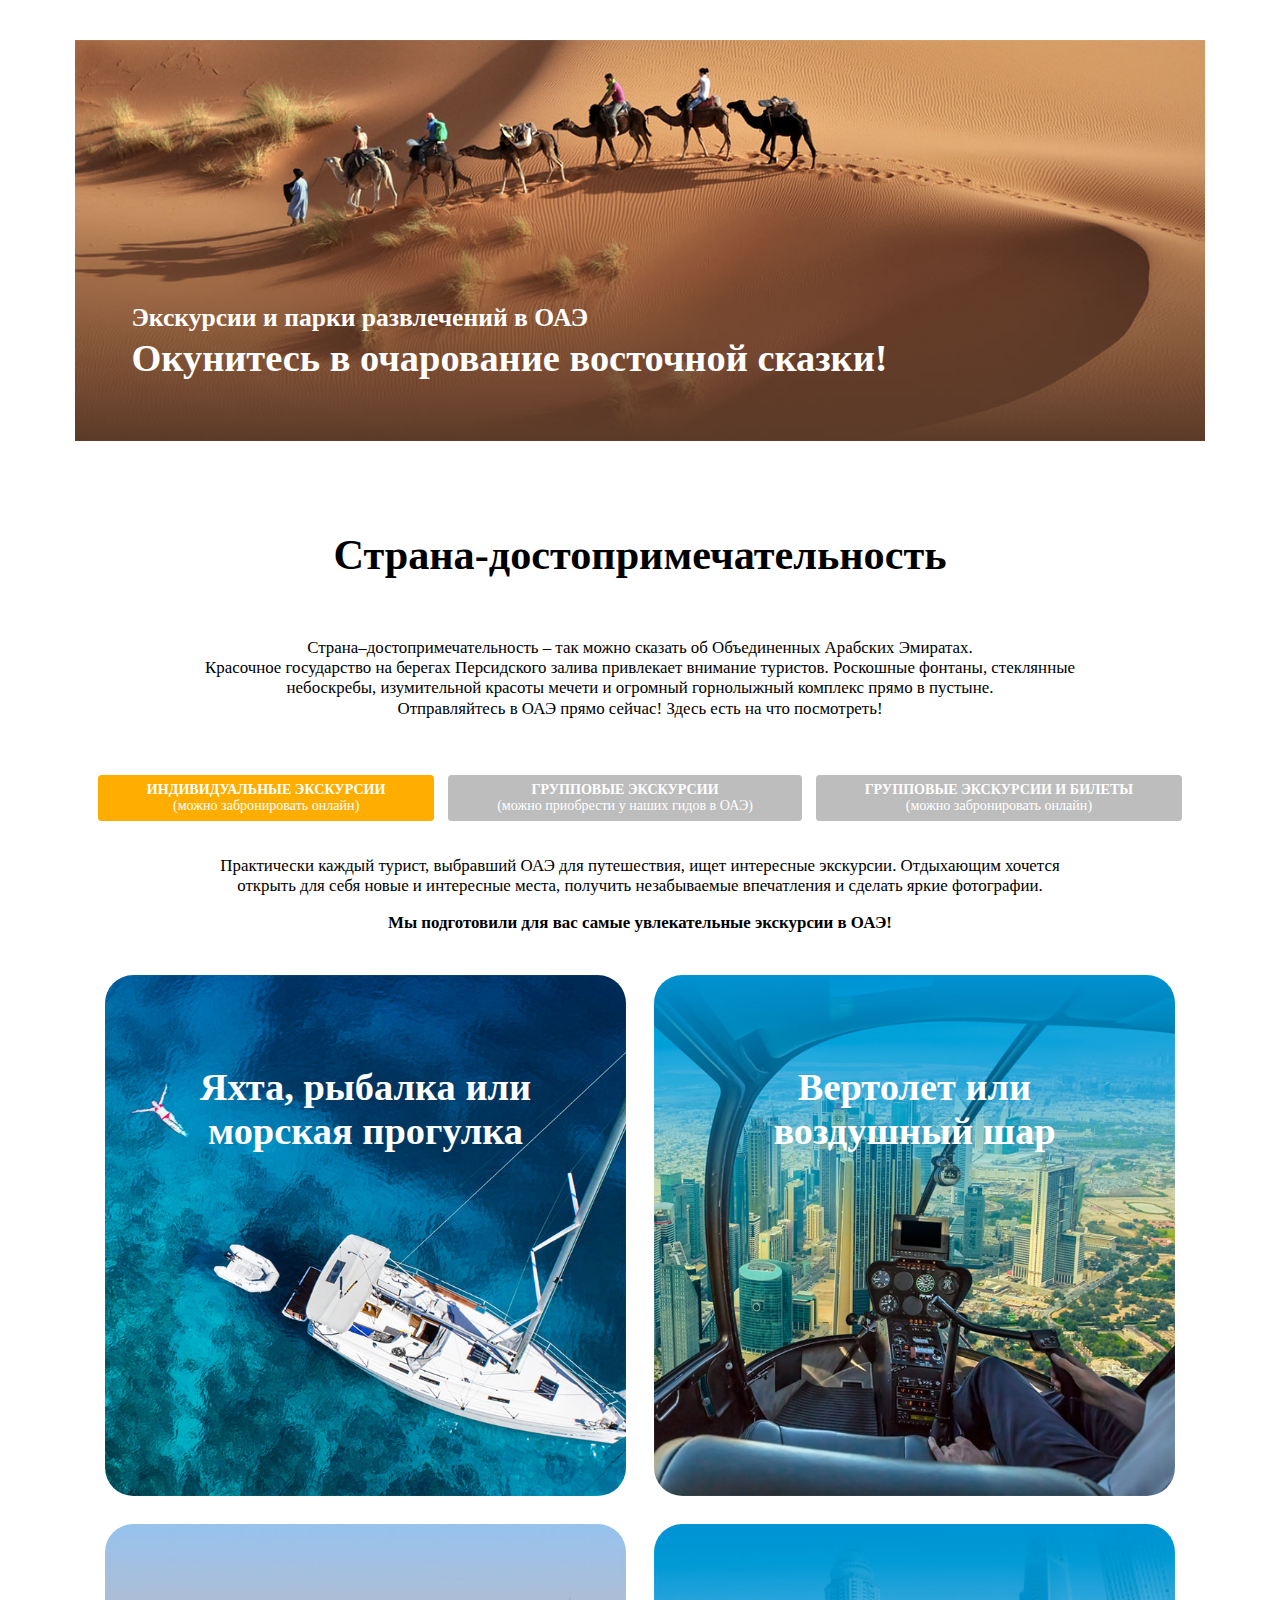
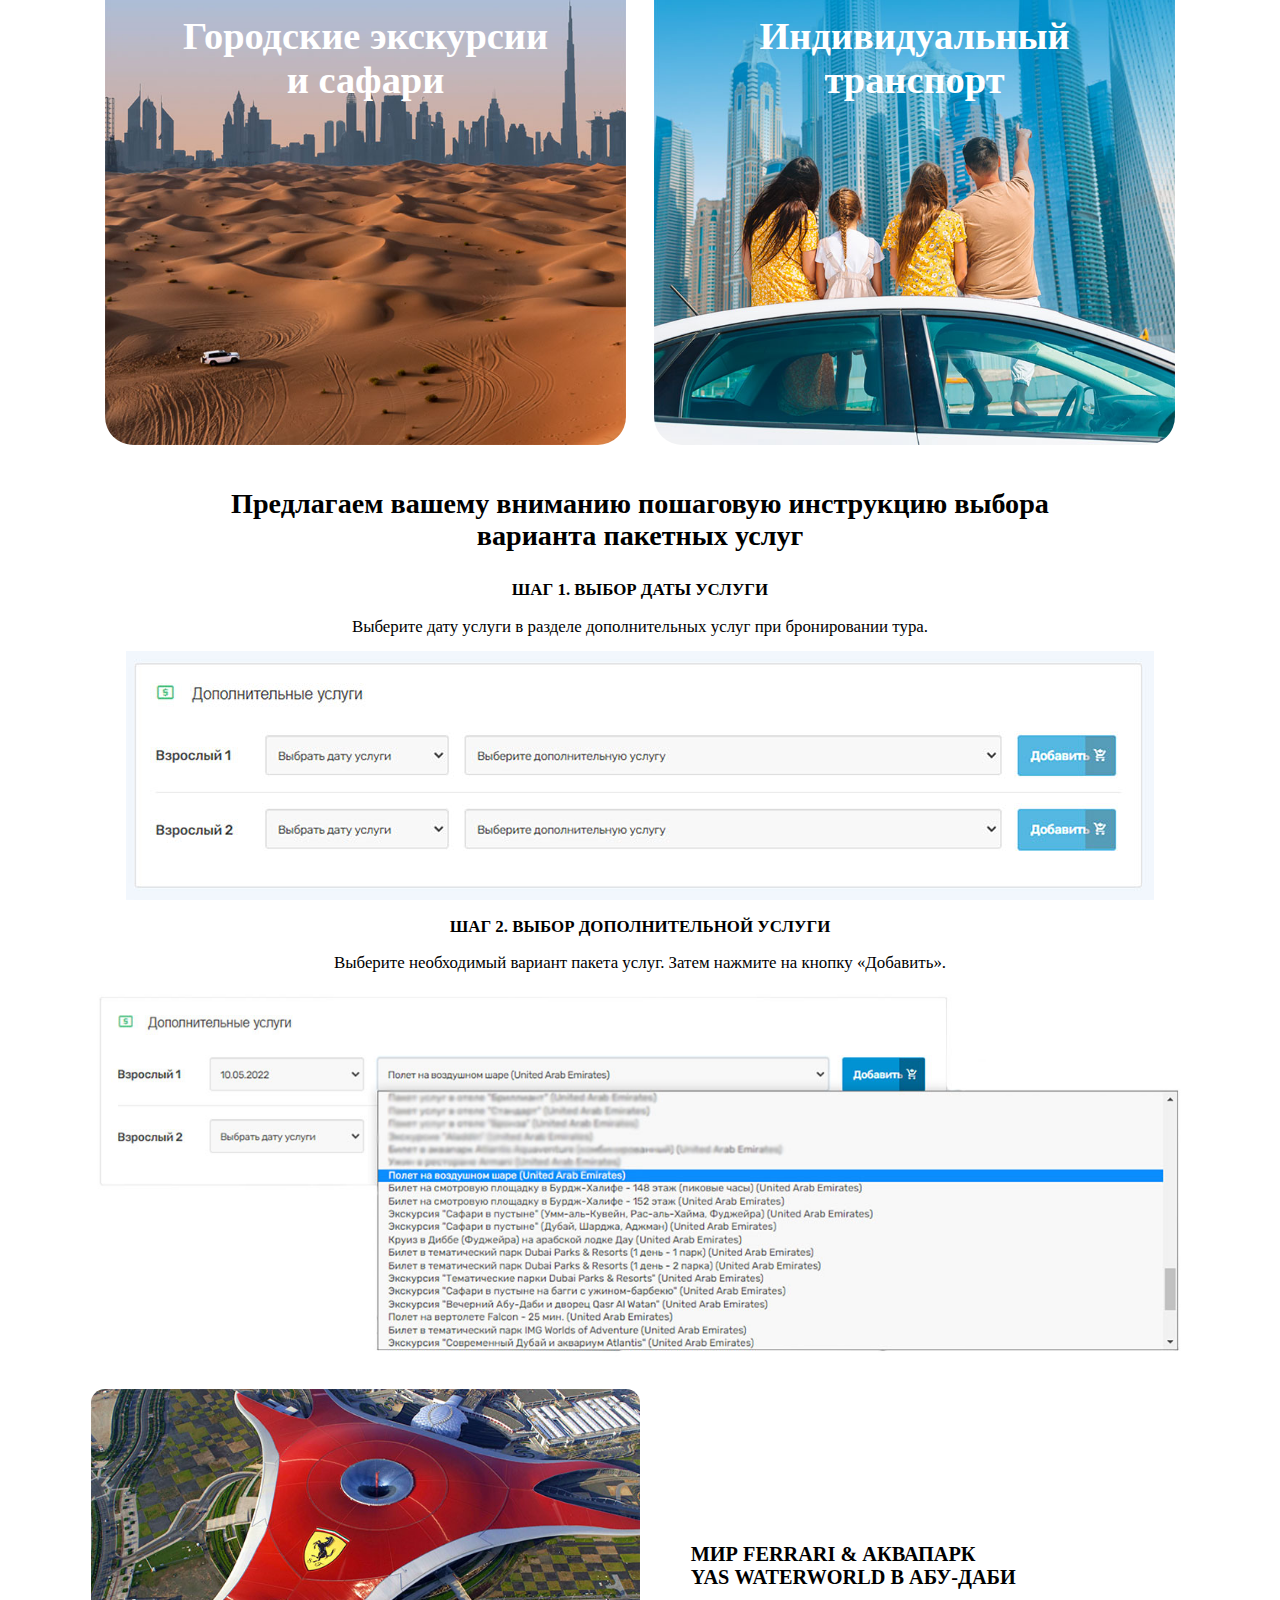
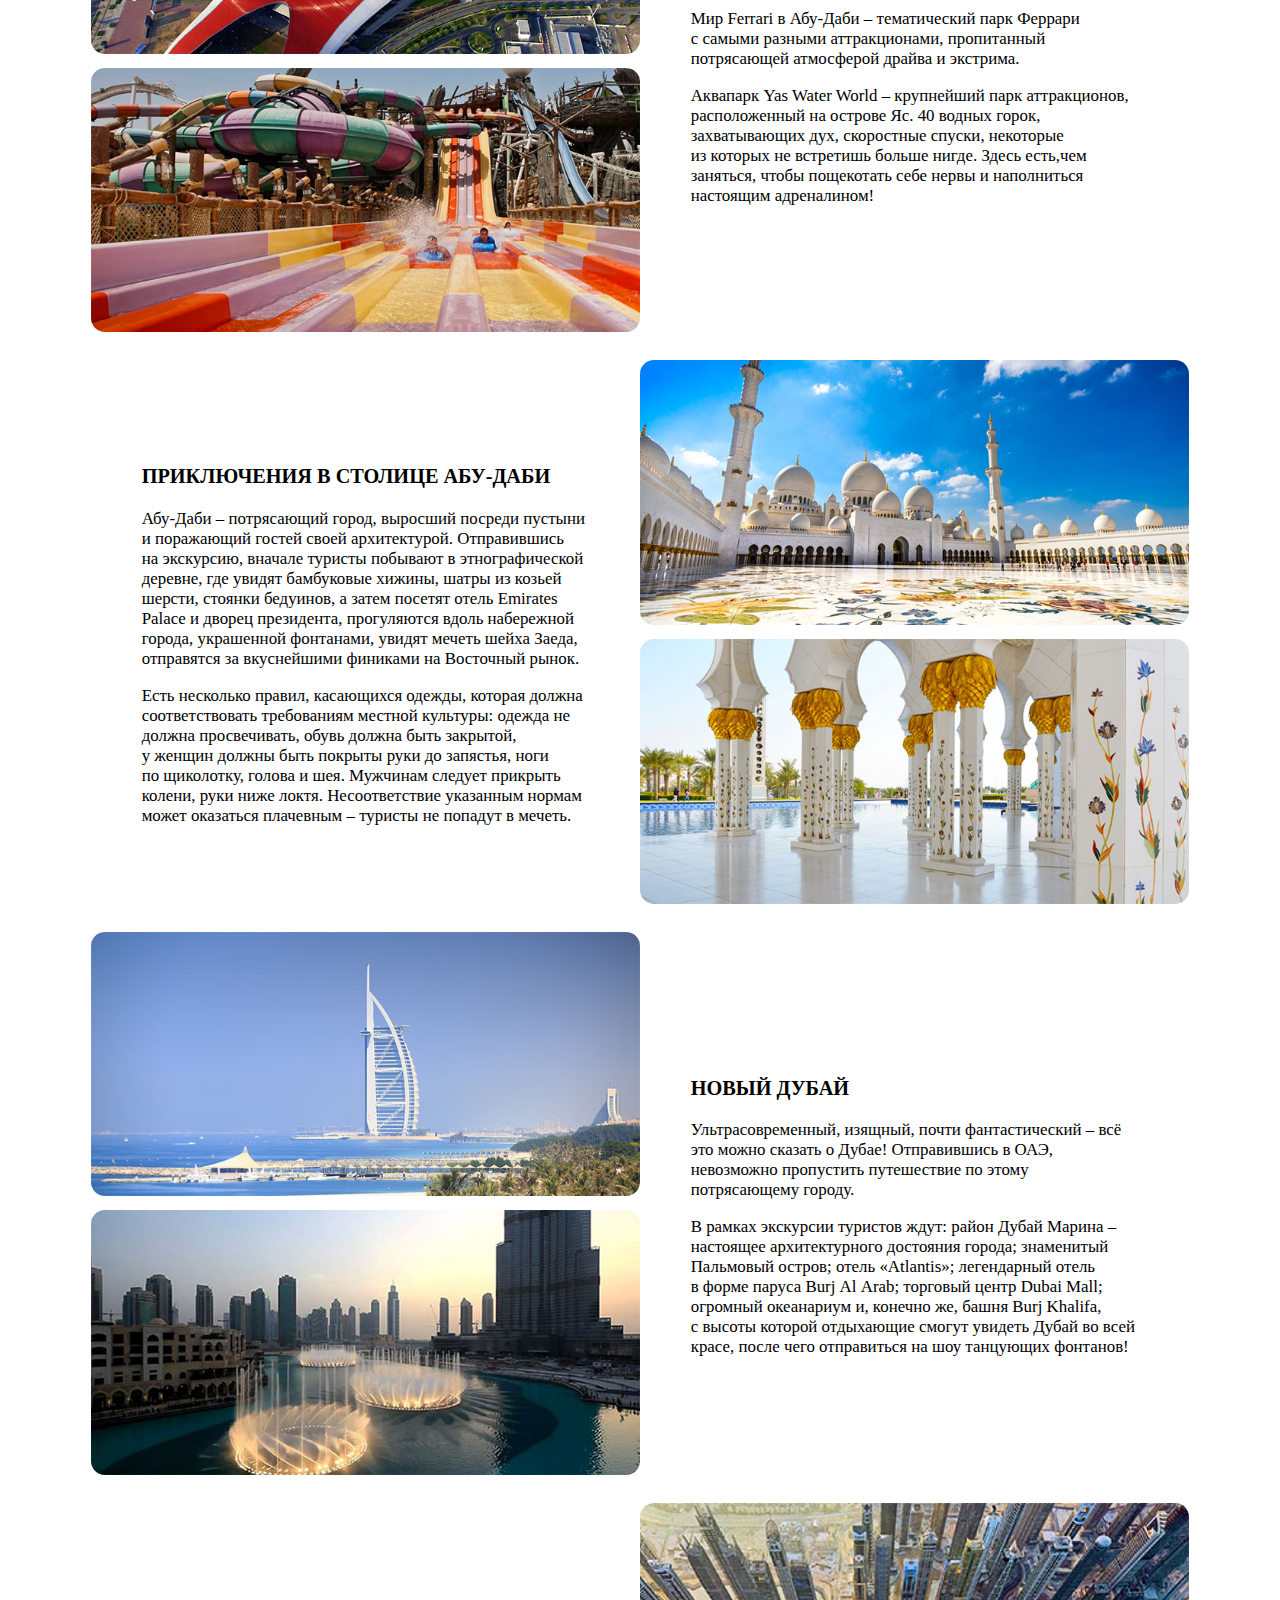
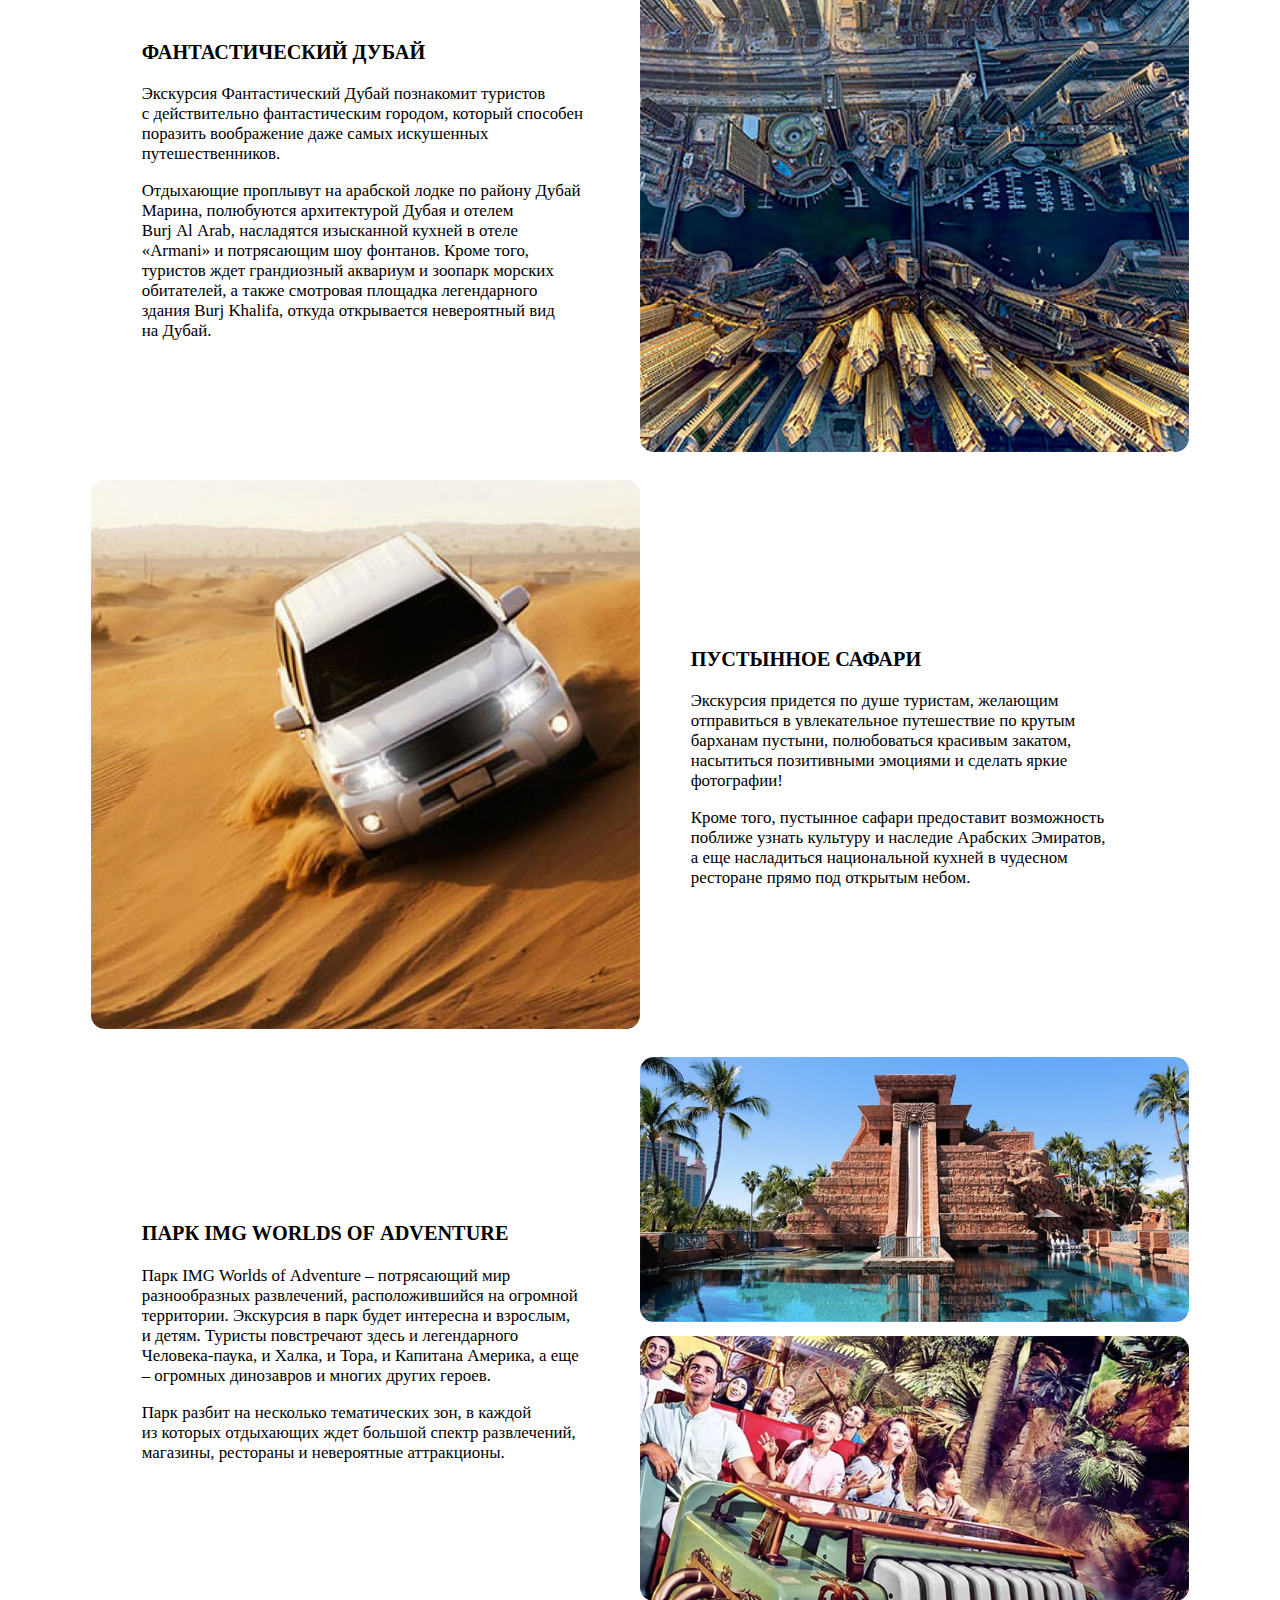
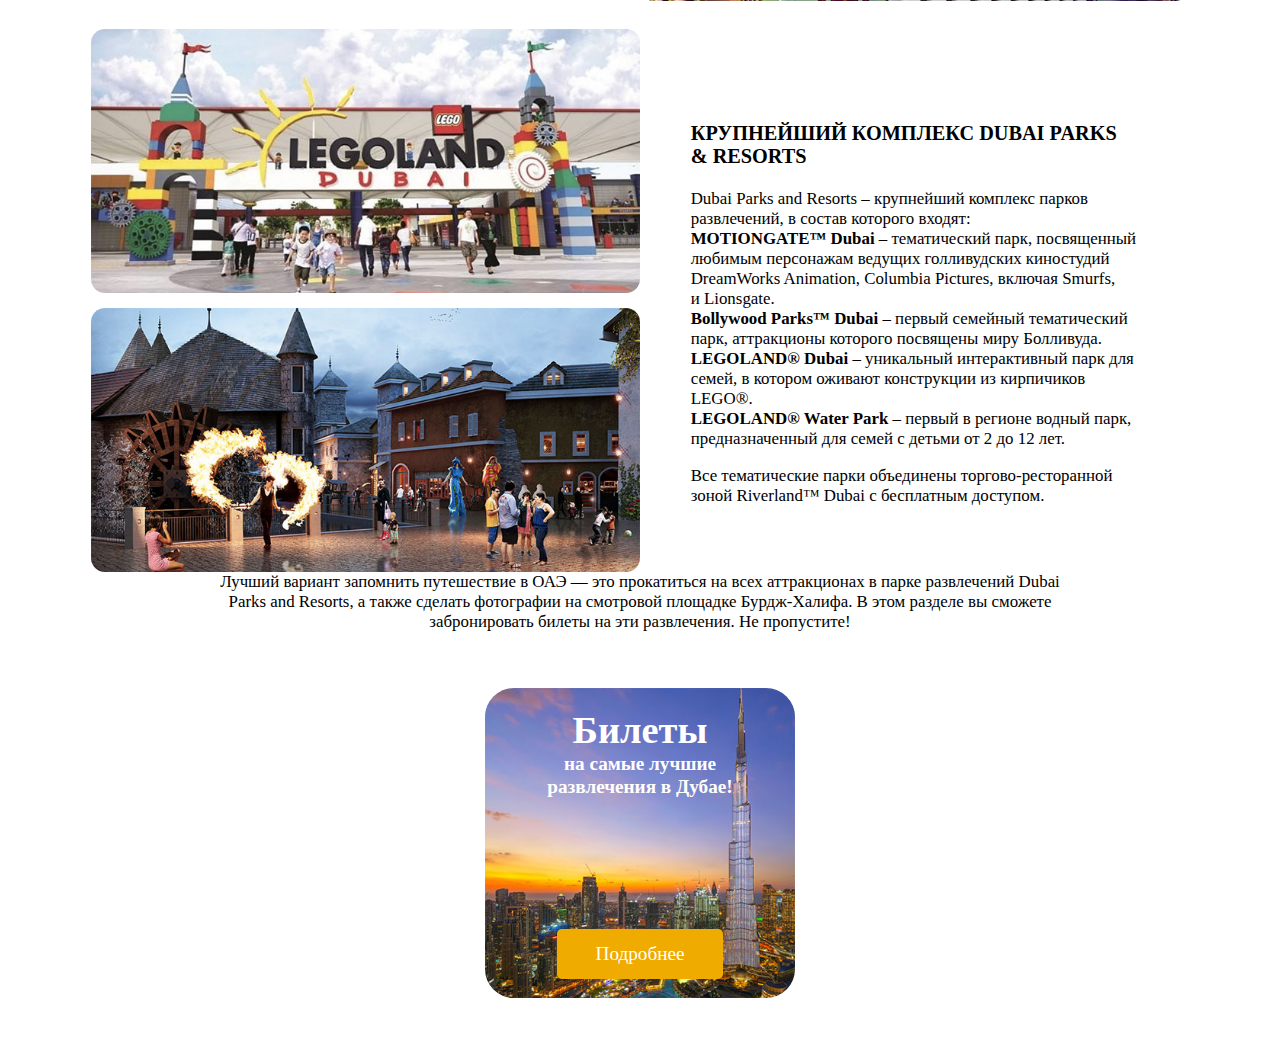
<file: site/coral.ru/index.html>
<head>
    <link rel="canonical" href="https://www.coral.ru/main/uae/uaeexcursion/">
</head>
<body>
<link rel="stylesheet" href="css/index.css">

<div id="site-wrap">

    <section class="intro">
        <div class="contenu">
            <div class="info">
                <h2>Экскурсии и парки развлечений в ОАЭ</h2>
                <h3>Окунитесь в очарование восточной сказки!</h3>
            </div>
        </div>
    </section>

    <section class="blah">
        <div class="contenu">
            <h2>Страна-достопримечательность</h2>
            <p>
                Страна–достопримечательность – так можно сказать об Объединенных Арабских Эмиратах.
                <br>
                Красочное государство на берегах Персидского залива привлекает внимание туристов. Роскошные фонтаны, стеклянные
                небоскребы, изумительной красоты мечети и огромный горнолыжный комплекс прямо в пустыне.
                <br>
                Отправляйтесь в ОАЭ прямо сейчас! Здесь есть на что посмотреть!
            </p>
        </div>
    </section>

    <section class="switch-content">
        <div class="contenu">
            <div class="selector">
<!--
                <div data-show="ny-2023">
                    <em>НОВЫЙ ГОД</em>
                    <span>(можно забронировать онлайн)</span>
                </div>
-->
                <div data-show="individual" class="selected">
                    <em>Индивидуальные экскурсии</em>
                    <span>(можно забронировать онлайн)</span>
                </div>
                <div data-show="groups">
                    <em>Групповые экскурсии</em>
                    <span>(можно приобрести у наших гидов в ОАЭ)</span>
                </div>
                <div data-show="groups-and-tickets">
                    <em>Групповые экскурсии и билеты</em>
                    <span>(можно забронировать онлайн)</span>
                </div>
            </div>
            <div class="content-blocks">
<!--
                <div data-content-for="ny-2023">
                    <p>
                        Предлагаем встретить Новый Год в круизе по Дубай Марине. Вас ждут праздничный ужин,
                        торжественная атмосфера, развлекательная программа и захватывающие виды на ночной Дубай.
                        <br>
                        Не упустите возможность встретить Новый Год с лучшим видом на шоу фейерверков.
                    </p>
                    <div class="padded-card">
                        <div class="lefty">
                            <h4>NY in CATAMARAN</h4>
                            <ul>
                                <li>3 часа</li>
                                <li>Шведский стол с безалкогольными напитками</li>
                            </ul>
                        </div>
                        <div class="righty">
                            <dl class="pad">
                                <dt>Предлагается несколько вариантов размещения:</dt>
                                <dd> </dd>
                                <dt><strong>Нижняя палуба (Lower Deck)</strong></dt>
                                <dd><span class="ue">362</span></dd>
                                <dt><strong>Верхняя палуба (Top Deck)</strong></dt>
                                <dd><span class="ue">418</span></dd>
                            </dl>
                        </div>
                    </div>
                    <div class="padded-card">
                        <div class="lefty">
                            <h4>NY in DHOW CRUISE</h4>
                            <ul>
                                <li>3 часа</li>
                                <li>Шведский стол с безалкогольными напитками</li>
                            </ul>
                        </div>
                        <div class="righty">
                            <dl class="pad">
                                <dt>Предлагается несколько вариантов размещения:</dt>
                                <dd> </dd>
                                <dt><strong>Нижняя палуба (Lower Deck)</strong></dt>
                                <dd><span class="ue">362</span></dd>
                                <dt><strong>Верхняя палуба (Top Deck)</strong></dt>
                                <dd><span class="ue">418</span></dd>
                            </dl>
                        </div>
                    </div>
                    <div class="padded-card">
                        <div class="lefty">
                            <h4>NY in DESERT ROSE</h4>
                            <ul>
                                <li>Длина 155 футов</li>
                                <li>4,5 часа</li>
                                <li>Шведский стол с алкогольными (premium class) и безалкогольными напитками</li>
                            </ul>
                        </div>
                        <div class="righty">
                            <dl class="pad">
                                <dt>Предлагается несколько вариантов размещения:</dt>
                                <dd> </dd>
                                <dt><strong>Нижняя палуба (Lower Deck)</strong></dt>
                                <dd><span class="ue">636</span></dd>
                                <dt><strong>Верхняя палуба (Top Deck)</strong></dt>
                                <dd><span class="ue">797</span></dd>
                                <dt><strong>VIP (забронированный за вами столик на верхней палубе)</strong></dt>
                                <dd><span class="ue">1918</span></dd>
                            </dl>
                        </div>
                    </div>
                    <div class="padded-card">
                        <div class="lefty">
                            <h4>NY in OCEAN EMPRESS</h4>
                            <ul>
                                <li>Длина 155 футов</li>
                                <li>4 часа</li>
                                <li>Шведский стол с алкогольными (premium class) и безалкогольными напитками</li>
                            </ul>
                        </div>
                        <div class="righty">
                            <dl class="pad">
                                <dt>Предлагается несколько вариантов размещения:</dt>
                                <dd> </dd>
                                <dt><strong>Нижняя палуба (Lower Deck)</strong></dt>
                                <dd><span class="ue">318</span></dd>
                                <dt><strong>Верхняя палуба (Top Deck)</strong></dt>
                                <dd><span class="ue">480</span></dd>
                                <dt><strong>VIP (забронированный за вами столик на верхней палубе)</strong></dt>
                                <dd><span class="ue">1277</span></dd>
                            </dl>
                        </div>
                    </div>

                </div>
-->
                <div data-content-for="individual">
                    <p>
                        Практически каждый турист, выбравший ОАЭ для путешествия, ищет интересные экскурсии. Отдыхающим
                        хочется открыть для себя новые и интересные места, получить незабываемые впечатления и сделать яркие фотографии.
                    </p>
                    <p class="strong">Мы подготовили для вас самые увлекательные экскурсии в ОАЭ!</p>
                    <div class="excursions-list">
                        <div>
                            <a href="./yacht/" style="background-image:url(iii/visual-yacht.jpg);" target="_blank"><h4>Яхта, рыбалка или морская прогулка</h4></a>
                        </div>
                        <div>
                            <a href="./chopper/" style="background-image:url(iii/visual-chopper.jpg);" target="_blank"><h4>Вертолет или воздушный шар</h4></a>
                        </div>
                        <div>
                            <a href="./safari/" style="background-image:url(iii/visual-safari.jpg);" target="_blank"><h4>Городские экскурсии и сафари</h4></a>
                        </div>
                        <div>
                            <a href="./personal-transport/" style="background-image:url(iii/visual-transport.jpg);" target="_blank"><h4>Индивидуальный транспорт</h4></a>
                        </div>
                    </div>

                    <h3>Предлагаем вашему вниманию пошаговую инструкцию выбора варианта пакетных услуг</h3>
                    <div class="guide-steps">
                        <p class="strong">Шаг 1. Выбор даты услуги</p>
                        <p>Выберите дату услуги в разделе дополнительных услуг при бронировании тура.</p>
                        <img src="iii/guide-step-1.jpg" style="max-width: 1028px;">
                        <p class="strong">Шаг 2. Выбор дополнительной услуги</p>
                        <p>Выберите необходимый вариант пакета услуг. Затем нажмите на кнопку «Добавить».</p>
                        <img src="iii/guide-step-2.jpg" style="max-width: 1306px;">
                    </div>

                </div>
                <div data-content-for="groups">
                    <div class="altered-layout">
                        <div>
                            <div class="visuals">
                                <div style="background-image: url(iii/visual-01-01.jpg);"><span> </span></div>
                                <div style="background-image: url(iii/visual-01-02.jpg);"><span> </span></div>
                            </div>
                            <div class="info">
                                <h4>Мир Ferrari & Аквапарк Yas Waterworld в Абу&#8209;Даби</h4>
                                <p>Мир Ferrari в Абу-Даби – тематический парк Феррари с самыми разными аттракционами,
                                    пропитанный потрясающей атмосферой драйва и экстрима.</p>
                                <p>Аквапарк Yas Water World – крупнейший парк аттракционов, расположенный на острове Яс.
                                    40 водных горок, захватывающих дух, скоростные спуски, некоторые из которых не встретишь
                                    больше нигде. Здесь есть,чем заняться, чтобы пощекотать себе нервы и наполниться настоящим адреналином!</p>
                            </div>
                        </div>
                        <div>
                            <div class="visuals">
                                <div style="background-image: url(iii/visual-02-01.jpg);"><span> </span></div>
                                <div style="background-image: url(iii/visual-02-02.jpg);"><span> </span></div>
                            </div>
                            <div class="info">
                                <h4>Приключения в столице Абу&#8209;Даби</h4>
                                <p>Абу-Даби – потрясающий город, выросший посреди пустыни и поражающий гостей своей
                                    архитектурой. Отправившись на экскурсию, вначале туристы побывают в этнографической
                                    деревне, где увидят бамбуковые хижины, шатры из козьей шерсти, стоянки бедуинов, а затем
                                    посетят отель Emirates Palace и дворец президента, прогуляются вдоль
                                    набережной города, украшенной фонтанами, увидят мечеть шейха Заеда, отправятся за вкуснейшими
                                    финиками на Восточный рынок.</p>
                                <p>Есть несколько правил, касающихся одежды, которая должна соответствовать требованиям
                                    местной культуры: одежда не должна просвечивать, обувь должна быть закрытой, у женщин
                                    должны быть покрыты руки до запястья, ноги по щиколотку, голова и шея.
                                    Мужчинам следует прикрыть колени, руки ниже локтя. Несоответствие указанным нормам
                                    может оказаться плачевным – туристы не попадут в мечеть.</p>
                            </div>
                        </div>
                        <div>
                            <div class="visuals">
                                <div style="background-image: url(iii/visual-03-01.jpg);"><span> </span></div>
                                <div style="background-image: url(iii/visual-03-02.jpg);"><span> </span></div>
                            </div>
                            <div class="info">
                                <h4>Новый Дубай</h4>
                                <p>Ультрасовременный, изящный, почти фантастический – всё это можно сказать о Дубае!
                                    Отправившись в ОАЭ, невозможно пропустить путешествие по этому потрясающему городу.</p>
                                <p>В рамках экскурсии туристов ждут: район Дубай Марина – настоящее архитектурного
                                    достояния города; знаменитый Пальмовый остров; отель «Atlantis»; легендарный отель в форме паруса Burj Al Arab;
                                    торговый центр Dubai Mall; огромный океанариум и, конечно же,
                                    башня Burj Khalifa, с высоты которой отдыхающие смогут увидеть Дубай во всей
                                    красе, после чего отправиться на шоу танцующих фонтанов!</p>
                            </div>
                        </div>
                        <div>
                            <div class="visuals">
                                <div style="background-image: url(iii/visual-04.jpg);"><span> </span></div>
                            </div>
                            <div class="info">
                                <h4>Фантастический Дубай</h4>
                                <p>Экскурсия Фантастический Дубай познакомит туристов с действительно фантастическим
                                    городом, который способен поразить воображение даже самых искушенных
                                    путешественников.</p>
                                <p>Отдыхающие проплывут на арабской лодке по району Дубай Марина, полюбуются
                                    архитектурой Дубая и отелем Burj Al Arab, насладятся изысканной кухней в отеле
                                    «Armani» и потрясающим шоу фонтанов. Кроме того, туристов ждет грандиозный аквариум
                                    и зоопарк морских обитателей, а также смотровая площадка легендарного здания Burj Khalifa,
                                    откуда открывается невероятный вид на Дубай.</p>
                            </div>
                        </div>
                        <div>
                            <div class="visuals">
                                <div style="background-image: url(iii/visual-05.jpg);"><span> </span></div>
                            </div>
                            <div class="info">
                                <h4>Пустынное Сафари</h4>
                                <p>Экскурсия придется по душе туристам, желающим отправиться в увлекательное
                                    путешествие по крутым барханам пустыни, полюбоваться красивым закатом, насытиться
                                    позитивными эмоциями и сделать яркие фотографии!</p>
                                <p>Кроме того, пустынное сафари предоставит возможность поближе узнать культуру и наследие
                                    Арабских Эмиратов, а еще насладиться национальной кухней в чудесном
                                    ресторане прямо под открытым небом.</p>
                            </div>
                        </div>
                        <div>
                            <div class="visuals">
                                <div style="background-image: url(iii/visual-06-01.jpg);"><span> </span></div>
                                <div style="background-image: url(iii/visual-06-02.jpg);"><span> </span></div>
                            </div>
                            <div class="info">
                                <h4>Парк IMG Worlds of Adventure</h4>
                                <p>Парк IMG Worlds of Adventure – потрясающий мир разнообразных развлечений,
                                    расположившийся на огромной территории. Экскурсия в парк будет интересна и взрослым,
                                    и детям. Туристы повстречают здесь и легендарного Человека-паука, и Халка, и Тора, и Капитана Америка,
                                    а еще – огромных динозавров и многих других героев.</p>
                                <p>Парк разбит на несколько тематических зон, в каждой из которых отдыхающих ждет
                                    большой спектр развлечений, магазины, рестораны и невероятные аттракционы.</p>
                            </div>
                        </div>
                        <div>
                            <div class="visuals">
                                <div style="background-image: url(iii/visual-07-01.jpg);"><span> </span></div>
                                <div style="background-image: url(iii/visual-07-02.jpg);"><span> </span></div>
                            </div>
                            <div class="info">
                                <h4>Крупнейший комплекс Dubai Parks & Resorts</h4>
                                <p>
                                    Dubai Parks and Resorts – крупнейший комплекс парков развлечений, в состав которого входят:
                                    <br>
                                    <strong>MOTIONGATE™ Dubai</strong> – тематический парк, посвященный любимым персонажам
                                    ведущих голливудских киностудий DreamWorks Animation, Columbia Pictures, включая Smurfs, и Lionsgate.
                                    <br>
                                    <strong>Bollywood Parks™ Dubai</strong> – первый семейный тематический парк, аттракционы которого посвящены миру Болливуда.
                                    <br>
                                    <strong>LEGOLAND® Dubai</strong> – уникальный интерактивный парк для семей, в котором оживают конструкции из кирпичиков LEGO®.
                                    <br>
                                    <strong>LEGOLAND® Water Park</strong> – первый в регионе водный парк, предназначенный для семей с детьми от 2 до 12 лет.
                                </p>
                                <p>Все тематические парки объединены торгово-ресторанной зоной Riverland™ Dubai с
                                    бесплатным доступом.</p>
                            </div>
                        </div>
                    </div>

                </div>
                <div data-content-for="groups-and-tickets">
                    <p>
                        Лучший вариант запомнить путешествие в ОАЭ &mdash; это <!--посетить самое яркое шоу Le Perle,--> прокатиться
                        на всех аттракционах в парке развлечений Dubai Parks and Resorts, а также сделать фотографии на смотровой
                        площадке Бурдж-Халифа. В этом разделе вы сможете забронировать билеты на эти развлечения. Не пропустите!
                    </p>
                    <div class="xlinks-list">
                        <div class="pad">
                            <div class="info" style="background-image:url(iii/visual-tickets.jpg);">
                                <div>
                                    <h4>Билеты</h4>
                                    <p>на самые лучшие развлечения в Дубае!</p>
                                    <a class="buttonlike yellow" href="./tickets/" target="_blank">Подробнее</a>
                                </div>
                            </div>
                        </div>
                    </div>
                </div>
            </div>
        </div>
    </section>

    <!-- #source _section_message_us.html -->

</div>

<script src="js/index.js"></script>
</body>
</file>
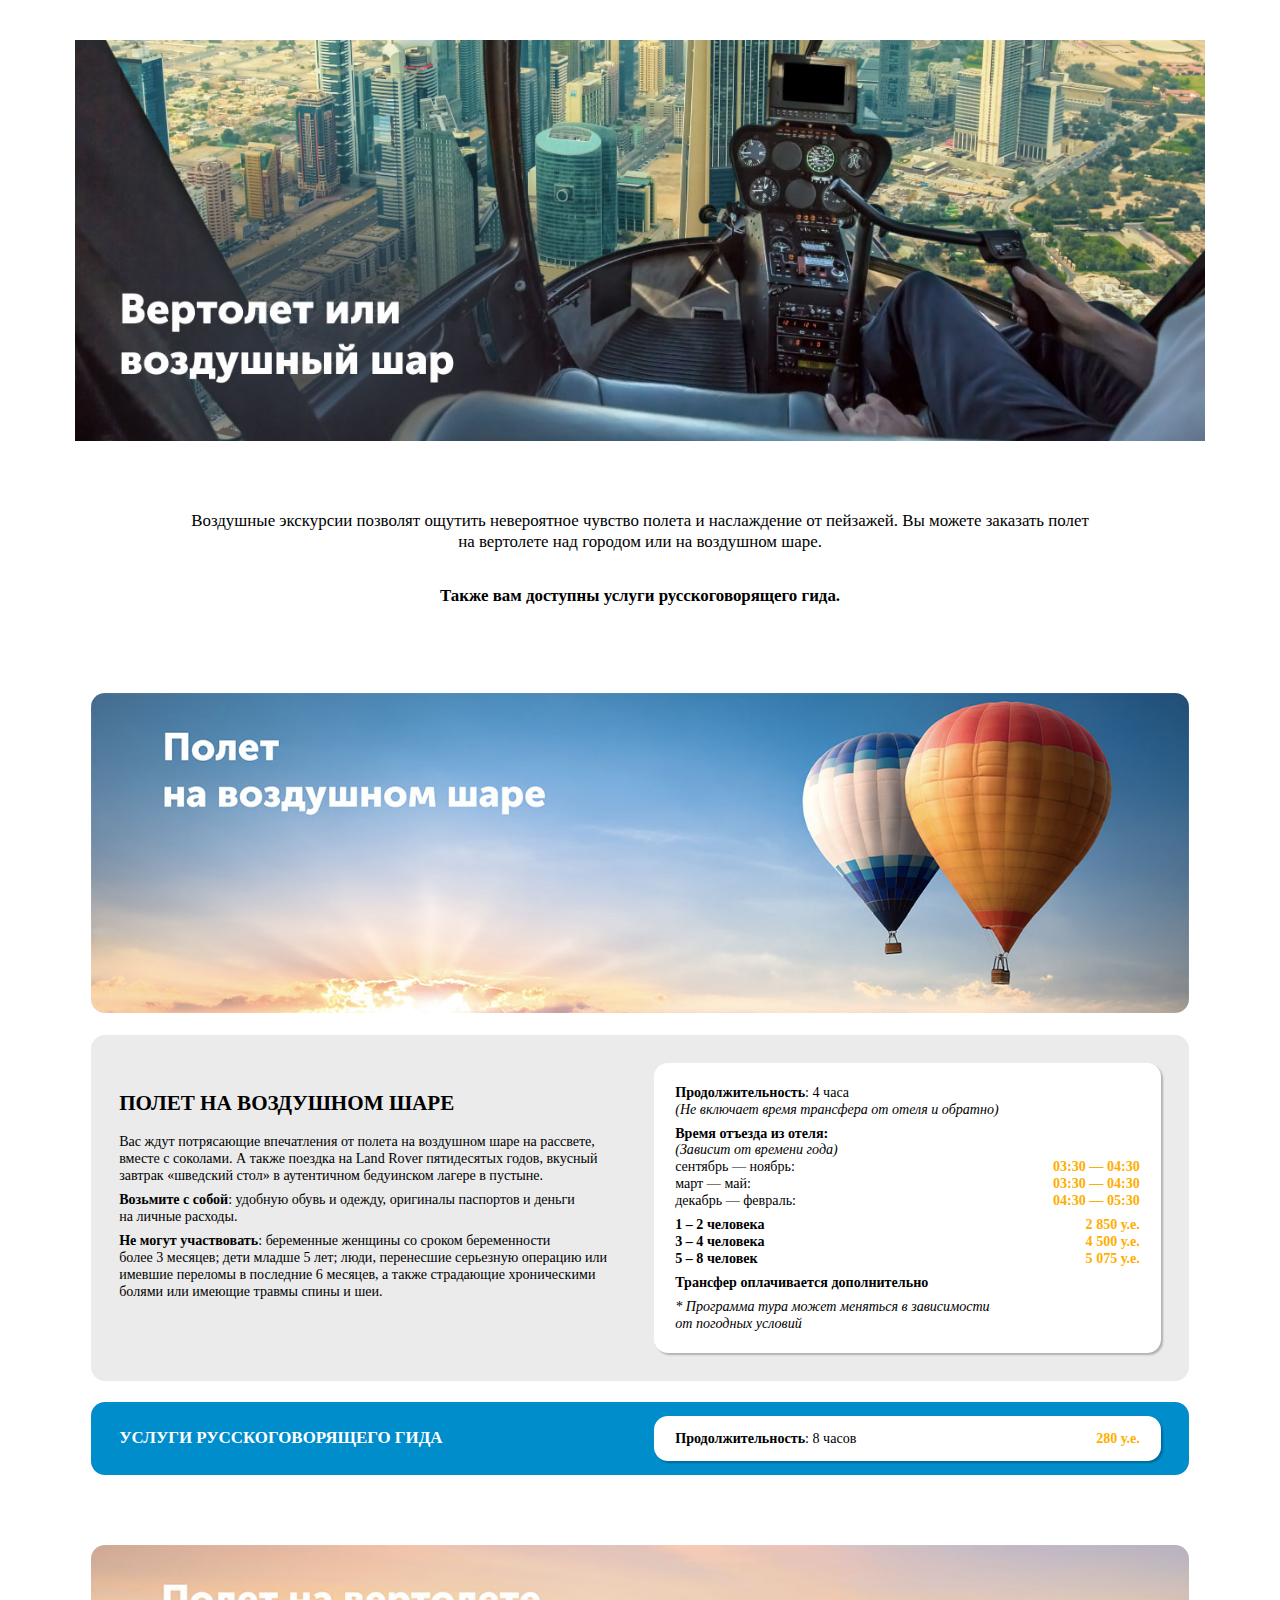
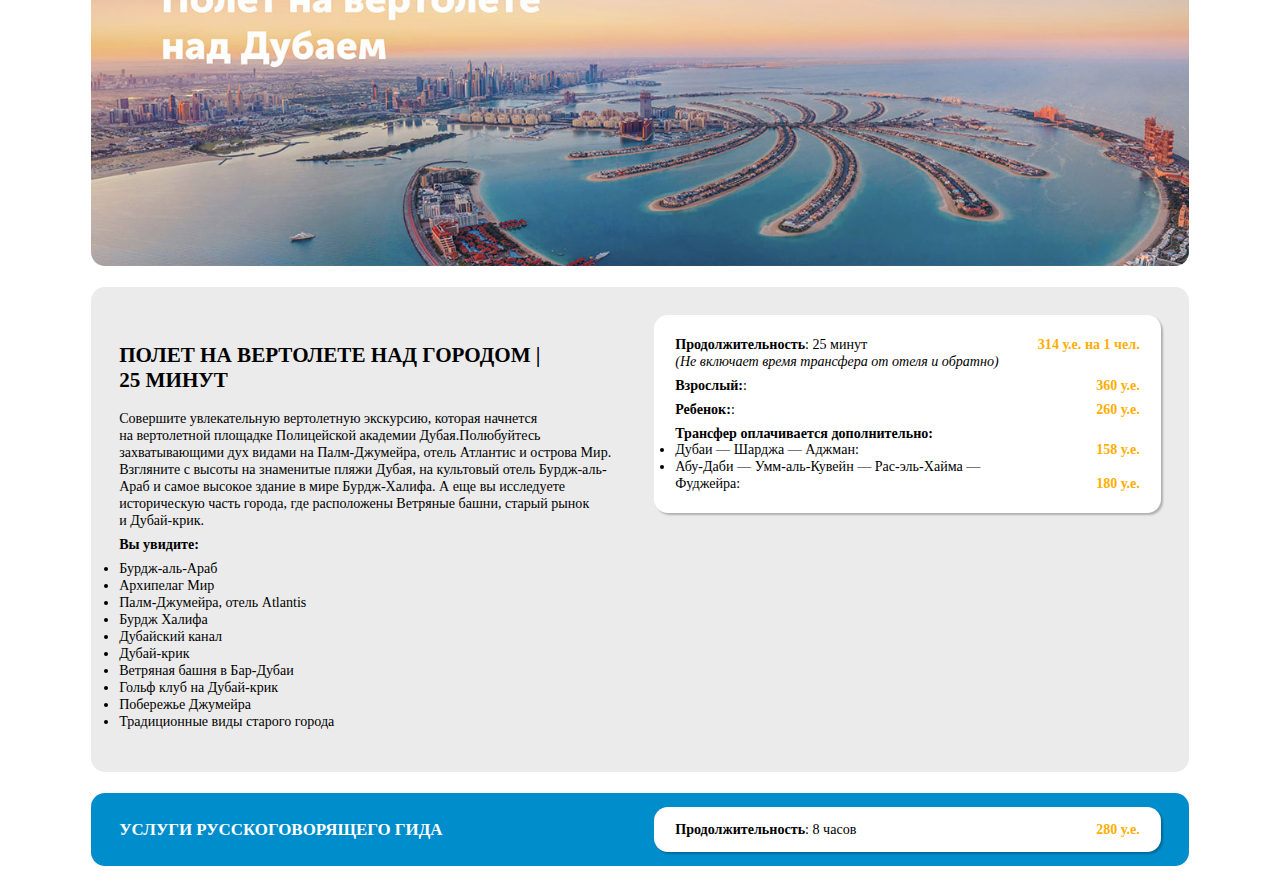
<file: site/coral.ru/chopper.html>
<head>
    <link rel="canonical" href="https://www.coral.ru/main/uae/uaeexcursion/chopper/">
</head>
<body>
<link rel="stylesheet" href="css/individual-excursions.css">

<div id="site-wrap">

    <section class="intro chopper">
        <div class="contenu"><span> </span></div>
    </section>

    <section class="blah">
        <div class="contenu">
            <p>
                Воздушные экскурсии позволят ощутить невероятное чувство полета и наслаждение от пейзажей. Вы можете
                заказать полет на вертолете над городом или на воздушном шаре.
                <br>
            </p>
            <p class="strong">Также вам доступны услуги русскоговорящего гида.</p>
        </div>
    </section>

    <section class="generic">
        <div class="contenu">
            <div class="heading baloon"><span> </span></div>

            <div class="padded-card">
                <div class="lefty">
                    <h4>Полет на воздушном шаре</h4>
                    <p>Вас ждут потрясающие впечатления от полета на воздушном шаре на рассвете, вместе с соколами. А также
                        поездка на Land Rover пятидесятых годов, вкусный завтрак «шведский стол» в аутентичном
                        бедуинском лагере в пустыне.</p>
                    <p><strong>Возьмите с собой</strong>:
                        удобную обувь и одежду, оригиналы паспортов и деньги на личные расходы.</p>
                    <p><strong>Не могут участвовать</strong>: беременные женщины со сроком беременности более 3 месяцев;
                        дети младше 5 лет; люди, перенесшие серьезную операцию или имевшие переломы в последние 6 месяцев, а также
                        страдающие хроническими болями или имеющие травмы спины и шеи.</p>
                </div>
                <div class="righty">
                    <dl class="pad">
                        <dt>
                            <strong>Продолжительность</strong>: 4 часа
                            <em>(Не включает время трансфера от отеля и обратно)</em>
                        </dt><dd> </dd>
                        <dt>
                            <strong>Время отъезда из отеля:</strong>
                            <em>(Зависит от времени года)</em>
                            сентябрь &mdash; ноябрь:
                            <br>март &mdash; май:
                            <br>декабрь &mdash; февраль:
                        </dt>
                        <dd>
                            <br><br>
                            <span class="nobr">03:30 &mdash; 04:30</span>
                            <br><span class="nobr">03:30 &mdash; 04:30</span>
                            <br><span class="nobr">04:30 &mdash; 05:30</span>
                        </dd>
                        <dt>
                            <strong>1 &ndash; 2 человека</strong>
                            <br><strong>3 &ndash; 4 человека</strong>
                            <br><strong>5 &ndash; 8 человек</strong>
<!--                            <br><strong>9 &ndash; 23 человека</strong>-->
                        </dt>
                        <dd>
                            <span class="ue">2 850</span>
                            <br><span class="ue">4 500</span>
                            <br><span class="ue">5 075</span>
<!--                            <br><span class="ue">7325</span>-->
                        </dd>
                        <dt><strong>Трансфер оплачивается дополнительно</strong></dt><dd> </dd>
                        <dt><em>* Программа тура может меняться в зависимости от погодных условий</em></dt><dd> </dd>
                    </dl>
                </div>
            </div>

            <div class="padded-card single-line">
                <div class="lefty"><h5>Услуги русскоговорящего гида</h5></div>
                <div class="righty">
                    <dl class="pad">
                        <dt><strong>Продолжительность</strong>: 8 часов</dt>
                        <dd><span class='ue'>280</span></dd>
                    </dl>
                </div>
            </div>

        </div>
    </section>

    <section class="generic">
        <div class="contenu">
            <div class="heading chopper"><span> </span></div>
            <div class="padded-card">
                <div class="lefty">
                    <h4>Полет на вертолете над городом | 25 минут</h4>
                    <p>
                        Cовершите увлекательную вертолетную экскурсию, которая начнется на вертолетной площадке
                        Полицейской академии Дубая.Полюбуйтесь захватывающими дух видами на Палм-Джумейра, отель
                        Атлантис и острова Мир. Взгляните с высоты на знаменитые пляжи Дубая, на культовый отель
                        Бурдж-аль-Араб и самое высокое здание в мире Бурдж-Халифа. А еще вы исследуете историческую
                        часть города, где расположены Ветряные башни, старый рынок и Дубай-крик.
                    </p>
                    <p><strong>Вы увидите:</strong></p>
                    <ul>
                        <li>Бурдж-аль-Араб</li>
                        <li>Архипелаг Мир</li>
                        <li>Палм-Джумейра, отель Atlantis</li>
                        <li>Бурдж Халифа</li>
                        <li>Дубайский канал</li>
                        <li>Дубай-крик</li>
                        <li>Ветряная башня в Бар-Дубаи</li>
                        <li>Гольф клуб на Дубай-крик</li>
                        <li>Побережье Джумейра</li>
                        <li>Традиционные виды старого города</li>
                    </ul>
                </div>
                <div class="righty">
                    <dl class="pad">
                        <dt>
                            <strong>Продолжительность</strong>: 25 минут
                            <em>(Не включает время трансфера от отеля и обратно)</em>
                        </dt>
                        <dd>
                            <span class="ue">314</span> на 1 чел.
                        </dd>
                        <dt><strong>Взрослый:</strong>:</dt>
                        <dd><span class="ue">360</span></dd>
                        <dt><strong>Ребенок:</strong>:</dt>
                        <dd><span class="ue">260</span></dd>
                        <dt>
                            <strong>Трансфер оплачивается дополнительно:</strong>
                            <ul>
                                <li>Дубаи &mdash; Шарджа &mdash; Аджман:</li>
                                <li>Абу-Даби &mdash; Умм-аль-Кувейн &mdash; Рас-эль-Хайма &mdash; Фуджейра:</li>
                            </ul>
                        </dt>
                        <dd>
                            <br>
                            <span class="ue">158</span>
                            <br><br>
                            <span class="ue">180</span>
                        </dd>
                    </dl>
                </div>
            </div>
            <div class="padded-card single-line">
                <div class="lefty"><h5>Услуги русскоговорящего гида</h5></div>
                <div class="righty">
                    <dl class="pad">
                        <dt><strong>Продолжительность</strong>: 8 часов</dt>
                        <dd><span class='ue'>280</span></dd>
                    </dl>
                </div>
            </div>
        </div>
    </section>

    <!-- #source _section_message_us.html -->

</div>

</body>
</file>
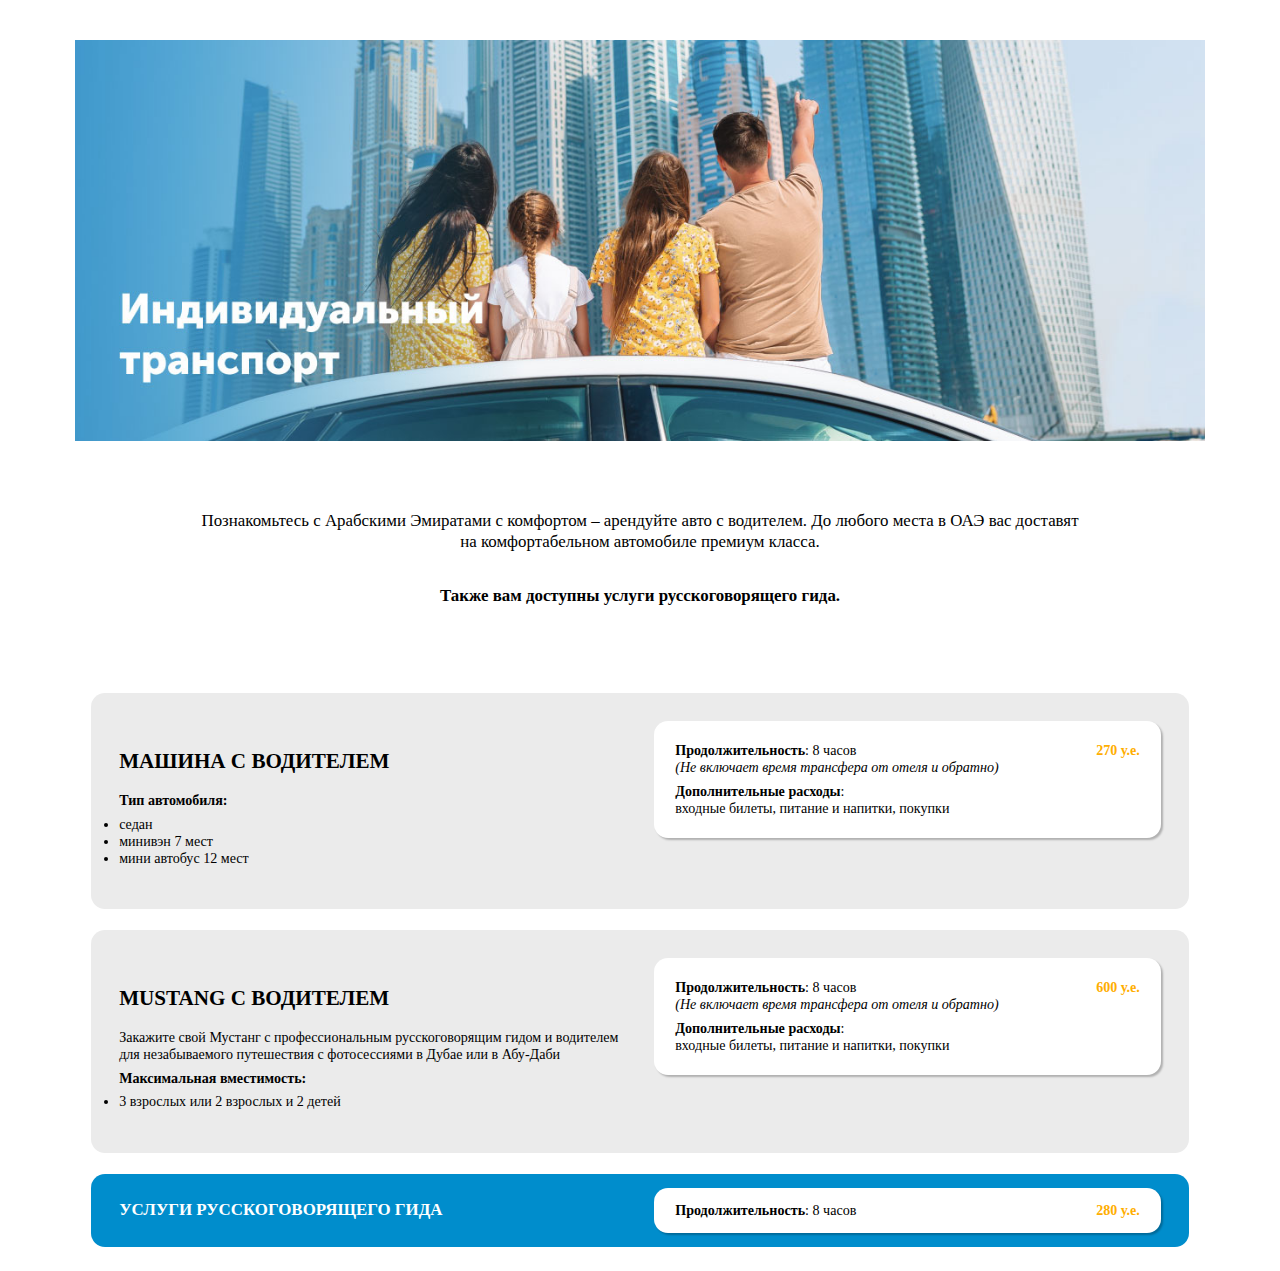
<file: site/coral.ru/personal-transport.html>
<head>
    <link rel="canonical" href="https://www.coral.ru/main/uae/uaeexcursion/personal-transport/">
</head>
<body>
<link rel="stylesheet" href="css/individual-excursions.css">

<div id="site-wrap">

    <section class="intro personal-transport">
        <div class="contenu"><span> </span></div>
    </section>

    <section class="blah">
        <div class="contenu">
            <p>
                Познакомьтесь с Арабскими Эмиратами с комфортом – арендуйте авто с водителем. До любого места в ОАЭ вас
                доставят на комфортабельном автомобиле премиум класса.
                <br>
            </p>
            <p class="strong">Также вам доступны услуги русскоговорящего гида.</p>
        </div>
    </section>

    <section class="generic">
        <div class="contenu">
            <div class="padded-card">
                <div class="lefty">
                    <h4>Машина с водителем</h4>
                    <p><strong>Тип автомобиля:</strong></p>
                    <ul>
                        <li>седан</li>
                        <li>минивэн 7 мест</li>
                        <li>мини автобус 12 мест</li>
                    </ul>
                </div>
                <div class="righty">
                    <dl class="pad">
                        <dt>
                            <strong>Продолжительность</strong>: 8 часов
                            <em>(Не включает время трансфера от отеля и обратно)</em>
                        </dt>
                        <dd><span class="ue">270</span></dd>
                        <dt>
                            <strong>Дополнительные расходы</strong>:
                            <br>входные билеты, питание и напитки, покупки
                        </dt><dd> </dd>
                    </dl>
                </div>
            </div>
<!--
            <div class="padded-card">
                <div class="lefty">
                    <h4>Mercedes Sprinter с водителем</h4>
                    <p><strong>Тип автомобиля:</strong></p>
                    <ul>
                        <li>Mercedes Sprinter 16 мест</li>
                    </ul>
                </div>
                <div class="righty">
                    <dl class="pad">
                        <dt>
                            <strong>Продолжительность</strong>: 8 часов
                            <em>(Не включает время трансфера от отеля и обратно)</em>
                        </dt>
                        <dd><span class="ue">659</span></dd>
                        <dt>
                            <strong>Дополнительные расходы</strong>:
                            <br>входные билеты, питание и напитки, покупки
                        </dt><dd> </dd>
                    </dl>
                </div>
            </div>
-->
<!--
            <div class="padded-card">
                <div class="lefty">
                    <h4>Mercedes Viano с водителем</h4>
                    <p><strong>Тип автомобиля:</strong></p>
                    <ul>
                        <li>Mercedes Viano 6 мест</li>
                    </ul>
                </div>
                <div class="righty">
                    <dl class="pad">
                        <dt>
                            <strong>Продолжительность</strong>: 8 часов
                            <em>(Не включает время трансфера от отеля и обратно)</em>
                        </dt>
                        <dd><span class="ue">418</span></dd>
                        <dt>
                            <strong>Дополнительные расходы</strong>:
                            <br>входные билеты, питание и напитки, покупки
                        </dt><dd> </dd>
                    </dl>
                </div>
            </div>
-->
<!--
            <div class="padded-card">
                <div class="lefty">
                    <h4>Toyota Coaster с водителем</h4>
                    <p><strong>Тип автомобиля:</strong></p>
                    <ul>
                        <li>Toyota Coaster 30 мест</li>
                    </ul>
                </div>
                <div class="righty">
                    <dl class="pad">
                        <dt>
                            <strong>Продолжительность</strong>: 8 часов
                            <em>(Не включает время трансфера от отеля и обратно)</em>
                        </dt>
                        <dd><span class="ue">471</span></dd>
                        <dt>
                            <strong>Дополнительные расходы</strong>:
                            <br>входные билеты, питание и напитки, покупки
                        </dt><dd> </dd>
                    </dl>
                </div>
            </div>
-->
            <div class="padded-card">
                <div class="lefty">
                    <h4>Mustang с водителем</h4>
                    <p>Закажите свой Мустанг с профессиональным русскоговорящим гидом и водителем для незабываемого
                        путешествия с фотосессиями в Дубае или в Абу-Даби</p>
                    <p><strong>Максимальная вместимость:</strong></p>
                    <ul>
                        <li>3 взрослых или 2 взрослых и 2 детей</li>
                    </ul>
                </div>
                <div class="righty">
                    <dl class="pad">
                        <dt>
                            <strong>Продолжительность</strong>: 8 часов
                            <em>(Не включает время трансфера от отеля и обратно)</em>
                        </dt>
                        <dd><span class="ue">600</span></dd>
                        <dt>
                            <strong>Дополнительные расходы</strong>:
                            <br>входные билеты, питание и напитки, покупки
                        </dt><dd> </dd>
                    </dl>
                </div>
            </div>

            <div class="padded-card single-line">
                <div class="lefty"><h5>Услуги русскоговорящего гида</h5></div>
                <div class="righty">
                    <dl class="pad">
                        <dt><strong>Продолжительность</strong>: 8 часов</dt>
                        <dd><span class='ue'>280</span></dd>
                    </dl>
                </div>
            </div>

        </div>
    </section>

    <!-- #source _section_message_us.html -->

</div>

</body>
</file>
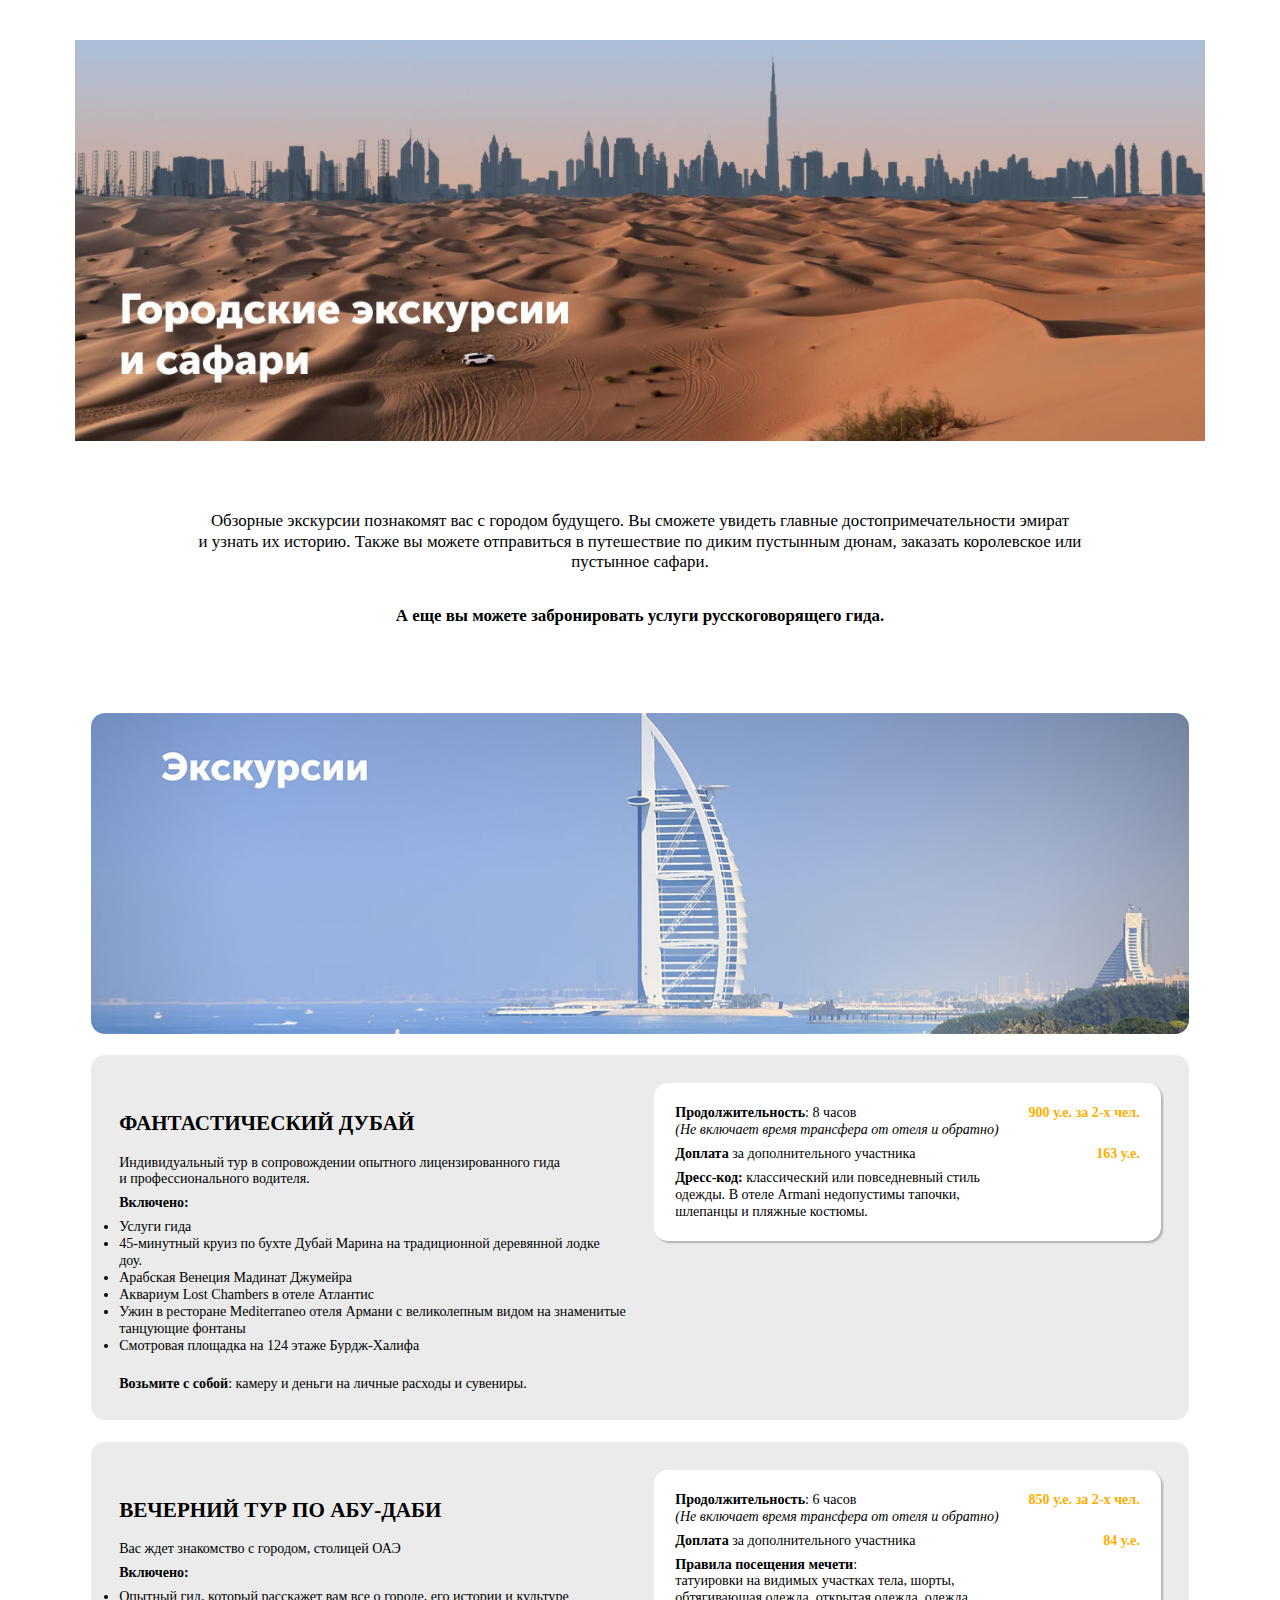
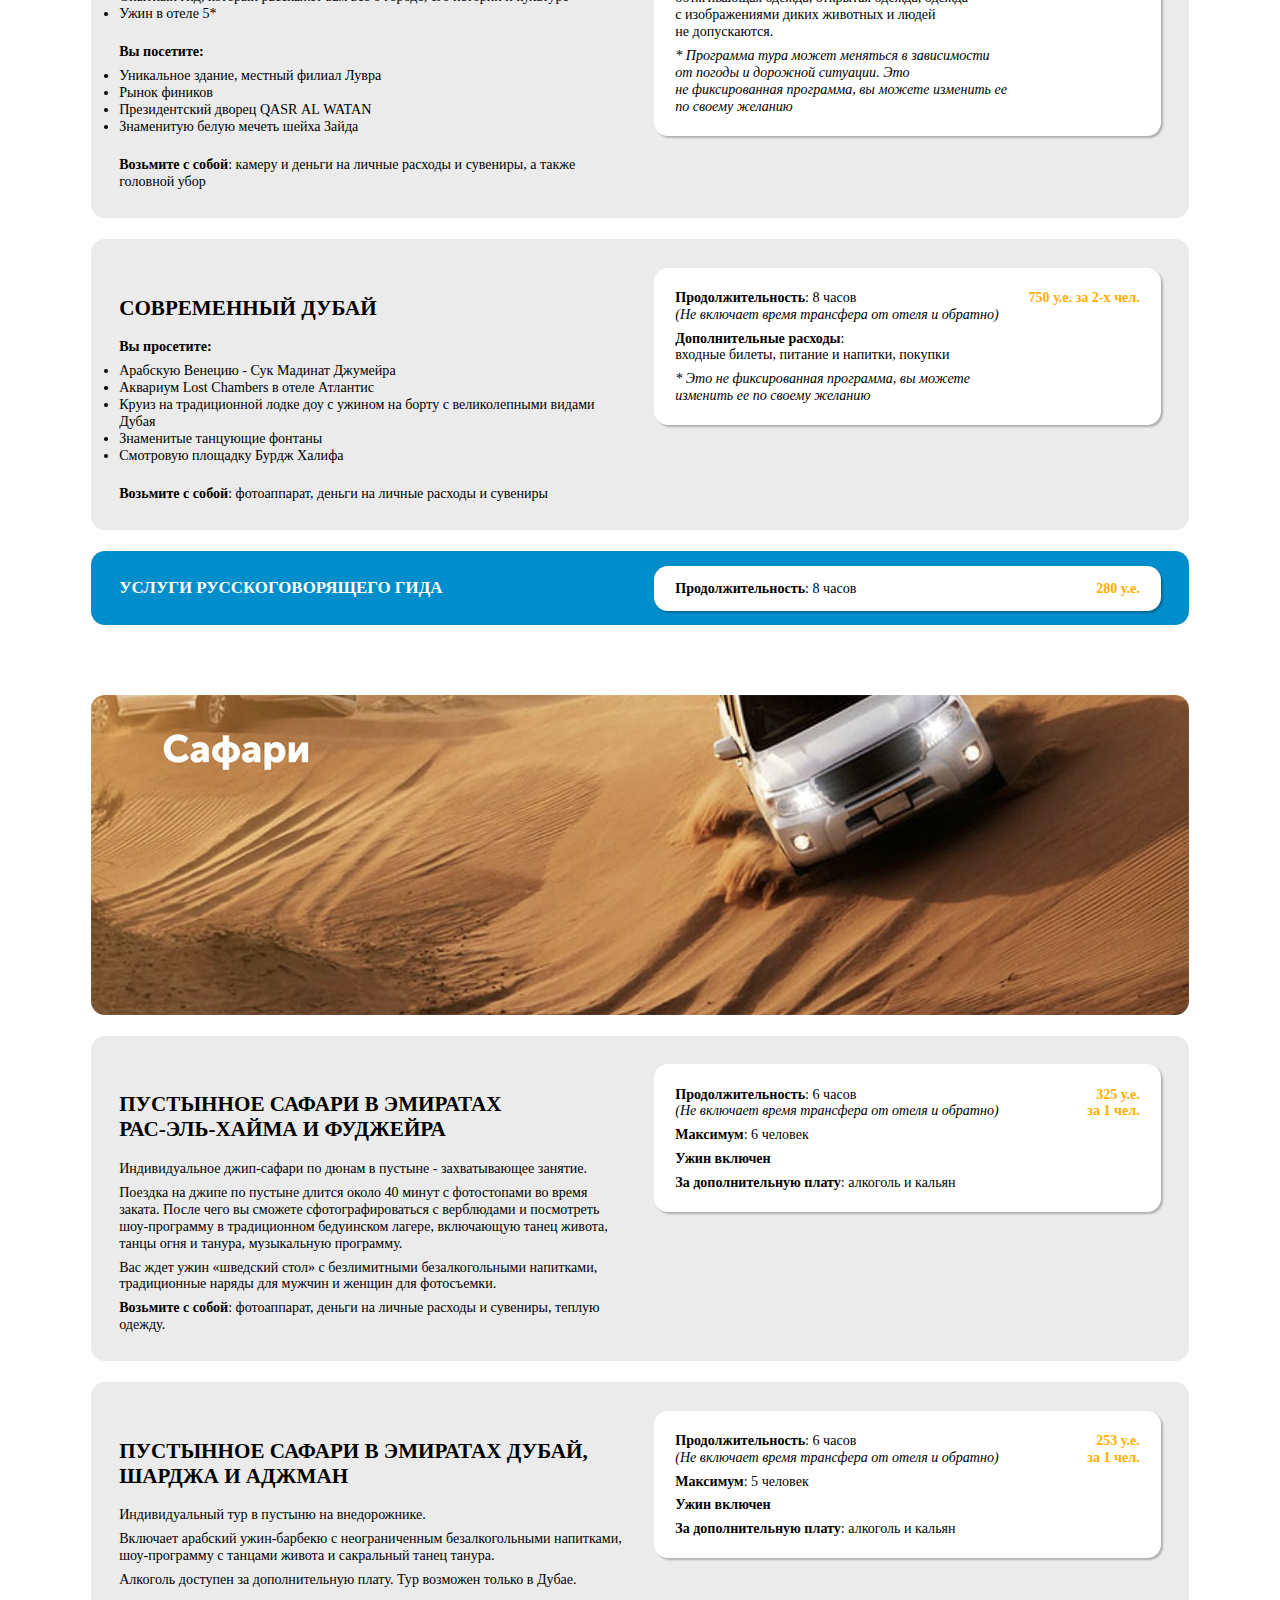
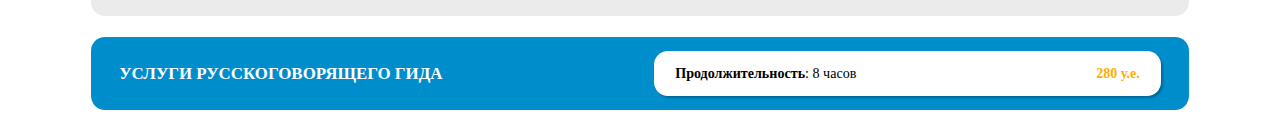
<file: site/coral.ru/safari.html>
<head>
    <link rel="canonical" href="https://www.coral.ru/main/uae/uaeexcursion/safari/">
</head>
<body>
<link rel="stylesheet" href="css/individual-excursions.css">

<div id="site-wrap">

    <section class="intro safari">
        <div class="contenu"><span> </span></div>
    </section>

    <section class="blah">
        <div class="contenu">
            <p>
                Обзорные экскурсии познакомят вас с городом будущего. Вы сможете увидеть главные достопримечательности
                эмират и узнать их историю. Также вы можете отправиться в путешествие по диким пустынным дюнам, заказать
                королевское или пустынное сафари.
                <br>
            </p>
            <p class="strong">А еще вы можете забронировать услуги русскоговорящего гида.</p>
        </div>
    </section>

    <section class="generic">
        <div class="contenu">
            <div class="heading excursions"><span> </span></div>
            <div class="padded-card">
                <div class="lefty">
                    <h4>Фантастический Дубай</h4>
                    <p>Индивидуальный тур в сопровождении опытного лицензированного гида и профессионального водителя.</p>
                    <p><strong>Включено:</strong></p>
                    <ul>
                        <li>Услуги гида</li>
                        <li>45-минутный круиз по бухте Дубай Марина на традиционной деревянной лодке доу.</li>
                        <li>Арабская Венеция Мадинат Джумейра</li>
                        <li>Аквариум Lost Chambers в отеле Атлантис</li>
                        <li>Ужин в ресторане Mediterraneo отеля Армани с великолепным видом на знаменитые танцующие фонтаны</li>
                        <li>Смотровая площадка на 124 этаже Бурдж-Халифа</li>
                    </ul>
                    <p><strong>Возьмите с собой</strong>: камеру и деньги на личные расходы и сувениры.</p>
                </div>
                <div class="righty">
                    <dl class="pad">
                        <dt>
                            <strong>Продолжительность</strong>: 8 часов
                            <em>(Не включает время трансфера от отеля и обратно)</em>
                        </dt>
                        <dd>
                            <span class="ue">900</span> <span class="nobr">за 2-х чел.</span>
                        </dd>
                        <dt><strong>Доплата</strong> за дополнительного участника</dt><dd><span class="ue">163</span></dd>
                        <dt>
                            <strong>Дресс-код:</strong>
                            классический или повседневный стиль одежды. В отеле Armani недопустимы тапочки, шлепанцы и пляжные костюмы.
                        </dt><dd> </dd>
                    </dl>
                </div>
            </div>
            <div class="padded-card">
                <div class="lefty">
                    <h4>Вечерний тур по Абу-Даби</h4>
                    <p>Вас ждет знакомство с городом, столицей ОАЭ</p>
                    <p><strong>Включено:</strong></p>
                    <ul>
                        <li>Опытный гид, который расскажет вам все о городе, его истории и культуре</li>
                        <li>Ужин в отеле 5*</li>
                    </ul>
                    <p><strong>Вы посетите:</strong></p>
                    <ul>
                        <li>Уникальное здание, местный филиал Лувра</li>
                        <li>Рынок фиников</li>
                        <li>Президентский дворец QASR AL WATAN</li>
                        <li>Знаменитую белую мечеть шейха Зайда</li>
                    </ul>
                    <p><strong>Возьмите с собой</strong>: камеру и деньги на личные расходы и сувениры, а также головной убор</p>
                </div>
                <div class="righty">
                    <dl class="pad">
                        <dt>
                            <strong>Продолжительность</strong>: 6 часов
                            <em>(Не включает время трансфера от отеля и обратно)</em>
                        </dt>
                        <dd>
                            <span class="ue">850</span> <span class="nobr">за 2-х чел.</span>
                        </dd>
                        <dt><strong>Доплата</strong> за дополнительного участника</dt><dd><span class="ue">84</span></dd>
                        <dt>
                            <strong>Правила посещения мечети</strong>:
                            <br>
                            татуировки на видимых участках тела, шорты, обтягивающая одежда, открытая одежда,
                            одежда с изображениями диких животных и людей не допускаются.
                        </dt><dd> </dd>
                        <dt><em>
                            * Программа тура может меняться в зависимости от погоды и дорожной ситуации.
                            Это не фиксированная программа, вы можете изменить ее по своему желанию
                        </em></dt><dd> </dd>
                    </dl>
                </div>
            </div>
            <div class="padded-card">
                <div class="lefty">
                    <h4>Современный Дубай</h4>
                    <p><strong>Вы просетите:</strong></p>
                    <ul>
                        <li>Арабскую Венецию - Сук Мадинат Джумейра</li>
                        <li>Аквариум Lost Chambers в отеле Атлантис</li>
                        <li>Круиз на традиционной лодке доу с ужином на борту с великолепными видами Дубая</li>
                        <li>Знаменитые танцующие фонтаны</li>
                        <li>Смотровую площадку Бурдж Халифа</li>
                    </ul>
                    <p><strong>Возьмите с собой</strong>: фотоаппарат, деньги на личные расходы и сувениры</p>
                </div>
                <div class="righty">
                    <dl class="pad">
                        <dt>
                            <strong>Продолжительность</strong>: 8 часов
                            <em>(Не включает время трансфера от отеля и обратно)</em>
                        </dt>
                        <dd>
                            <span class="ue">750</span> <span class="nobr">за 2-х чел.</span>
                        </dd>
<!--                        <dt><strong>Доплата</strong> за дополнительного участника</dt><dd><span class="ue">95</span></dd>-->
                        <dt>
                            <strong>Дополнительные расходы</strong>:
                            <br>входные билеты, питание и напитки, покупки
                        </dt><dd> </dd>
                        <dt><em>
                            * Это не фиксированная программа, вы можете изменить ее по своему желанию
                        </em></dt><dd> </dd>
                    </dl>
                </div>
            </div>
<!--
            <div class="padded-card">
                <div class="lefty">
                    <h4>Тур Фуджейра и восточное побережье</h4>
                    <p>Поездка к Индийскому океану, по пути к которому вы увидите разнообразные природные ландшафты
                        страны: пустыню, предгорья и горы.</p>
                    <p>Мы проедем через небольшие деревни, верблюжьи фермы, оазисы, пальмовые рощи, небольшие мечети,
                        старинные форты и придорожные рынки. На побережье Индийского океана вы сможете поплавать,
                        а затем пообедать в хорошем отеле.</p>
                    <p><strong>Обед включен</strong></p>
                </div>
                <div class="righty">
                    <dl class="pad">
                        <dt>
                            <strong>Продолжительность</strong>: 6 часов
                            <em>(Не включает время трансфера от отеля и обратно)</em>
                        </dt>
                        <dd>
                            <span class="ue">575</span> <span class="nobr">за 2-х чел.</span>
                        </dd>
                        <dt><strong>Доплата</strong> за дополнительного участника</dt><dd><span class="ue">56</span></dd>
                        <dt><strong>Доплата</strong> за поездку из Абу-Даби</dt><dd><span class="ue">28</span></dd>
                        <dt>
                            <strong>За дополнительную плату</strong>: ласты и маски
                        </dt><dd> </dd>
                    </dl>
                </div>
            </div>
-->
            <div class="padded-card single-line">
                <div class="lefty"><h5>Услуги русскоговорящего гида</h5></div>
                <div class="righty">
                    <dl class="pad">
                        <dt><strong>Продолжительность</strong>: 8 часов</dt>
                        <dd><span class='ue'>280</span></dd>
                    </dl>
                </div>
            </div>
        </div>
    </section>

    <section class="generic">
        <div class="contenu">
            <div class="heading safari"><span> </span></div>
            <div class="padded-card">
                <div class="lefty">
                    <h4>Пустынное сафари в эмиратах Рас&#8209;эль&#8209;Хайма и Фуджейра</h4>
                    <p>Индивидуальное джип-сафари по дюнам в пустыне - захватывающее занятие.</p>
                    <p>Поездка на джипе по пустыне длится около 40 минут с фотостопами во время заката. После чего вы
                        сможете сфотографироваться с верблюдами и посмотреть шоу-программу в традиционном бедуинском
                        лагере, включающую танец живота, танцы огня и танура, музыкальную программу.</p>
                    <p>Вас ждет ужин «шведский стол» с безлимитными безалкогольными напитками, традиционные наряды для
                        мужчин и женщин для фотосъемки.</p>
                    <p><strong>Возьмите с собой</strong>: фотоаппарат, деньги на личные расходы и сувениры, теплую одежду.</p>
                </div>
                <div class="righty">
                    <dl class="pad">
                        <dt>
                            <strong>Продолжительность</strong>: 6 часов
                            <em>(Не включает время трансфера от отеля и обратно)</em>
                        </dt>
                        <dd>
                            <span class="ue">325</span><br>
                            <span class="nobr">за 1 чел.</span>
                        </dd>
                        <dt><strong>Максимум</strong>: 6 человек</dt><dd> </dd>
                        <dt><strong>Ужин включен</strong></dt><dd> </dd>
                        <dt>
                            <strong>За дополнительную плату</strong>: алкоголь и кальян
                        </dt><dd> </dd>
                    </dl>
                </div>
            </div>
            <div class="padded-card">
                <div class="lefty">
                    <h4>Пустынное сафари в эмиратах  Дубай, Шарджа и Аджман</h4>
                    <p>Индивидуальный тур в пустыню на внедорожнике.</p>
                    <p>Включает арабский ужин-барбекю с неограниченным безалкогольными напитками, шоу-программу с танцами
                        живота и сакральный танец танура.</p>
                    <p>Алкоголь доступен за дополнительную плату. Тур возможен только в Дубае.</p>
                </div>
                <div class="righty">
                    <dl class="pad">
                        <dt>
                            <strong>Продолжительность</strong>: 6 часов
                            <em>(Не включает время трансфера от отеля и обратно)</em>
                        </dt>
                        <dd>
                            <span class="ue">253</span><br>
                            <span class="nobr">за 1 чел.</span>
                        </dd>
                        <dt><strong>Максимум</strong>: 5 человек</dt><dd> </dd>
                        <dt><strong>Ужин включен</strong></dt><dd> </dd>
                        <dt>
                            <strong>За дополнительную плату</strong>: алкоголь и кальян
                        </dt><dd> </dd>
                    </dl>
                </div>
            </div>
            <div class="padded-card single-line">
                <div class="lefty"><h5>Услуги русскоговорящего гида</h5></div>
                <div class="righty">
                    <dl class="pad">
                        <dt><strong>Продолжительность</strong>: 8 часов</dt>
                        <dd><span class='ue'>280</span></dd>
                    </dl>
                </div>
            </div>
        </div>
    </section>

    <!-- #source _section_message_us.html -->

</div>

</body>
</file>
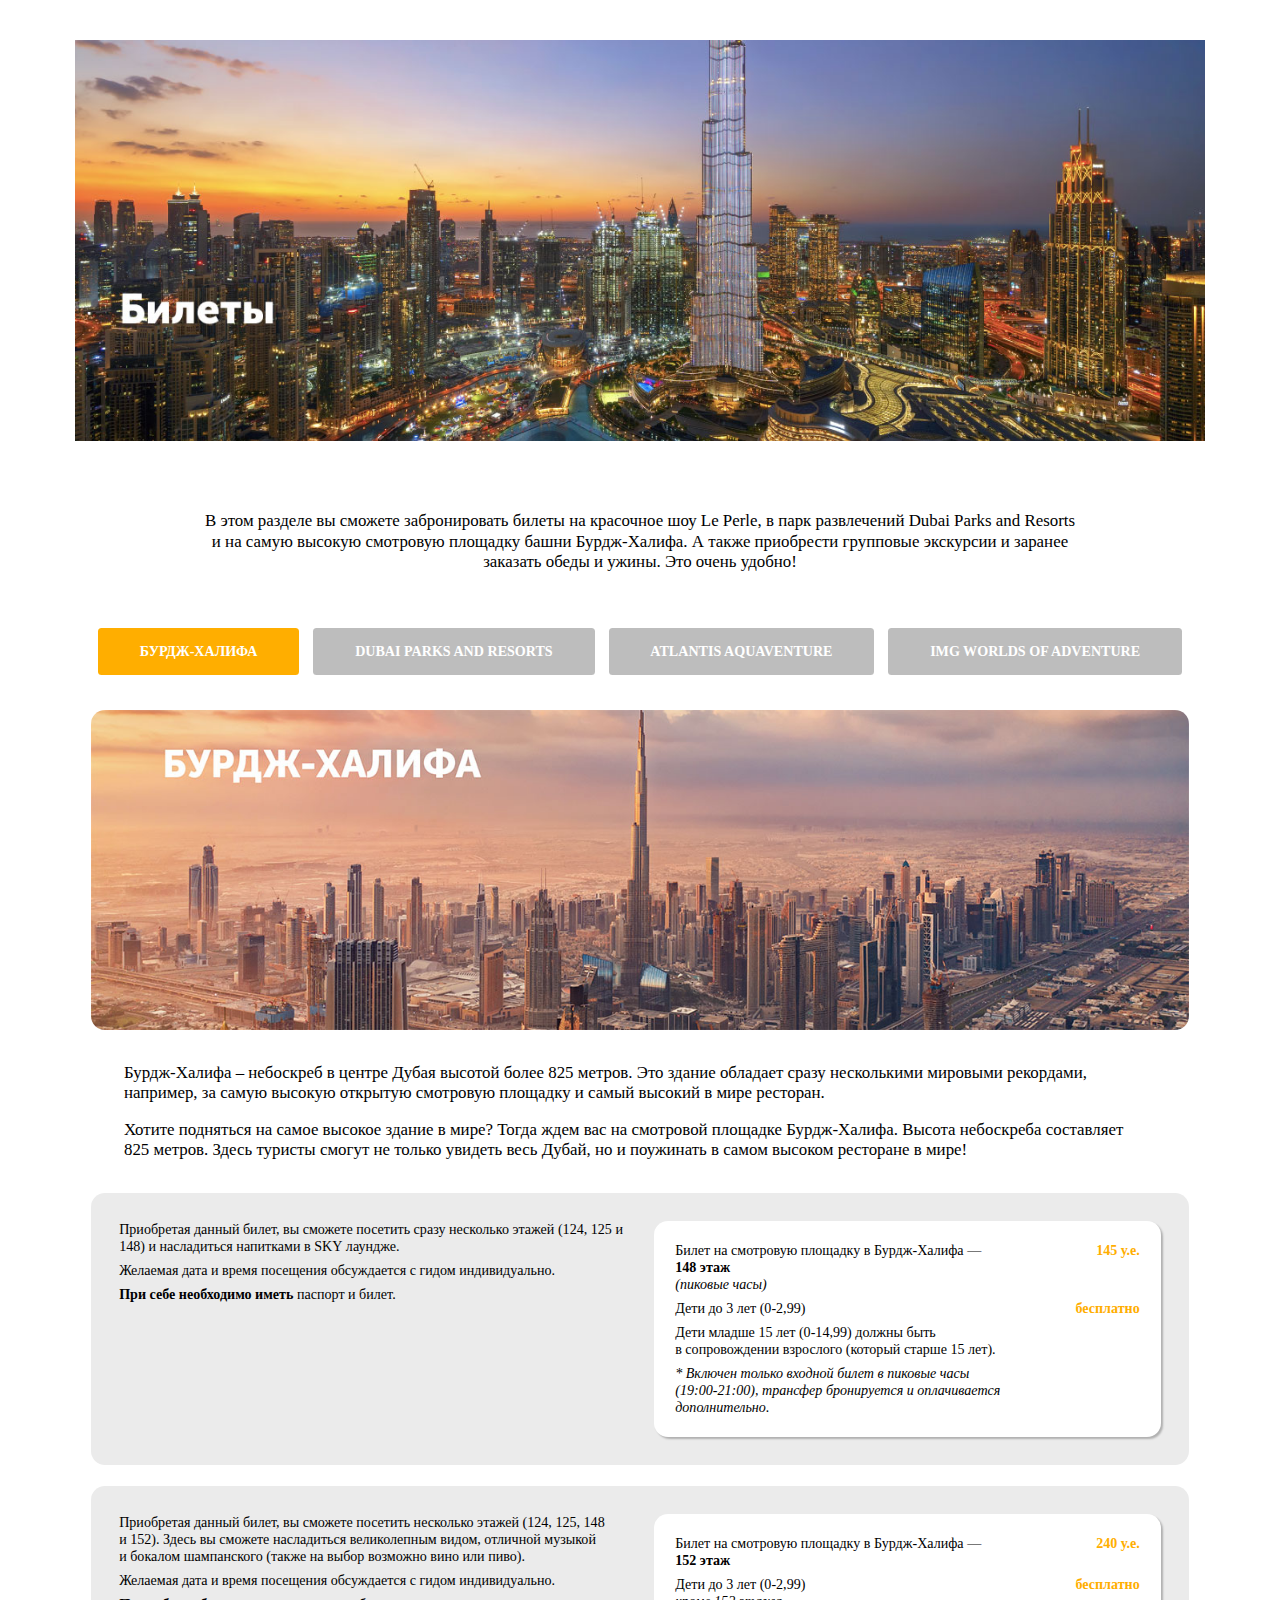
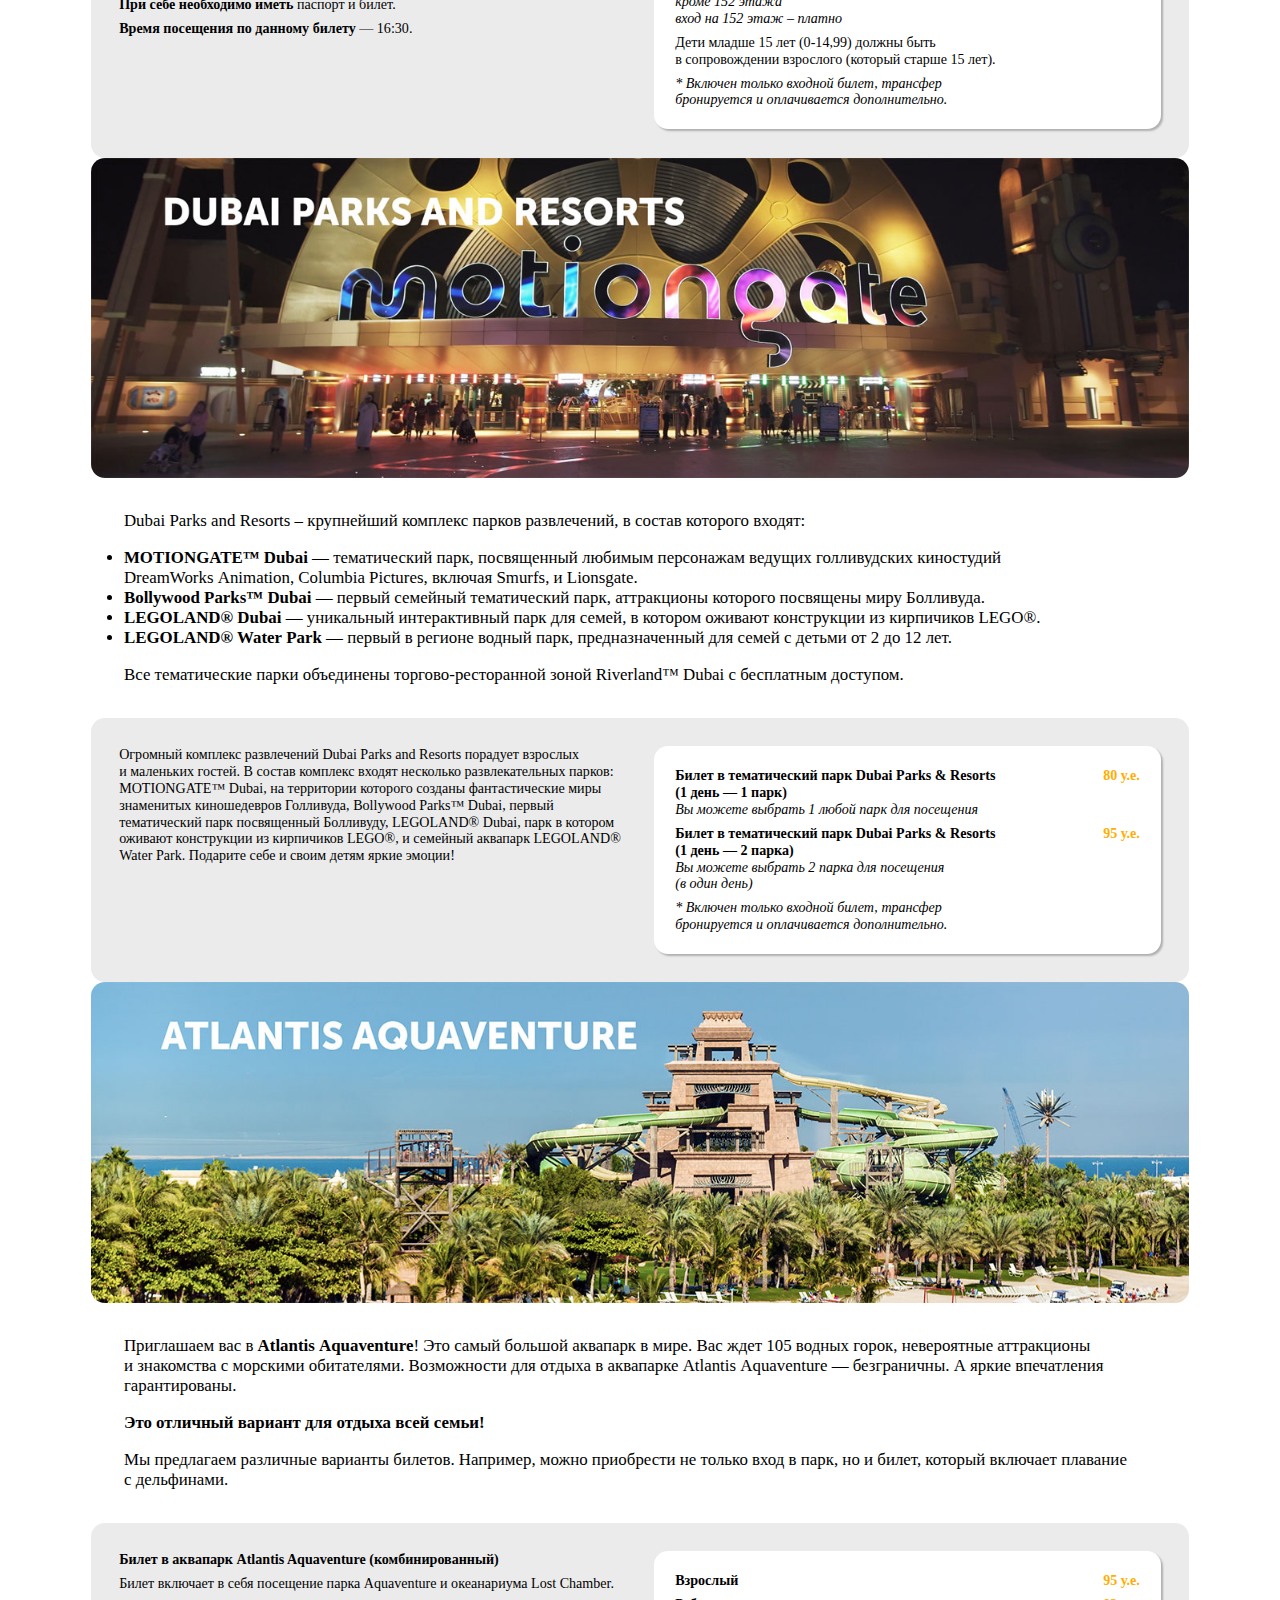
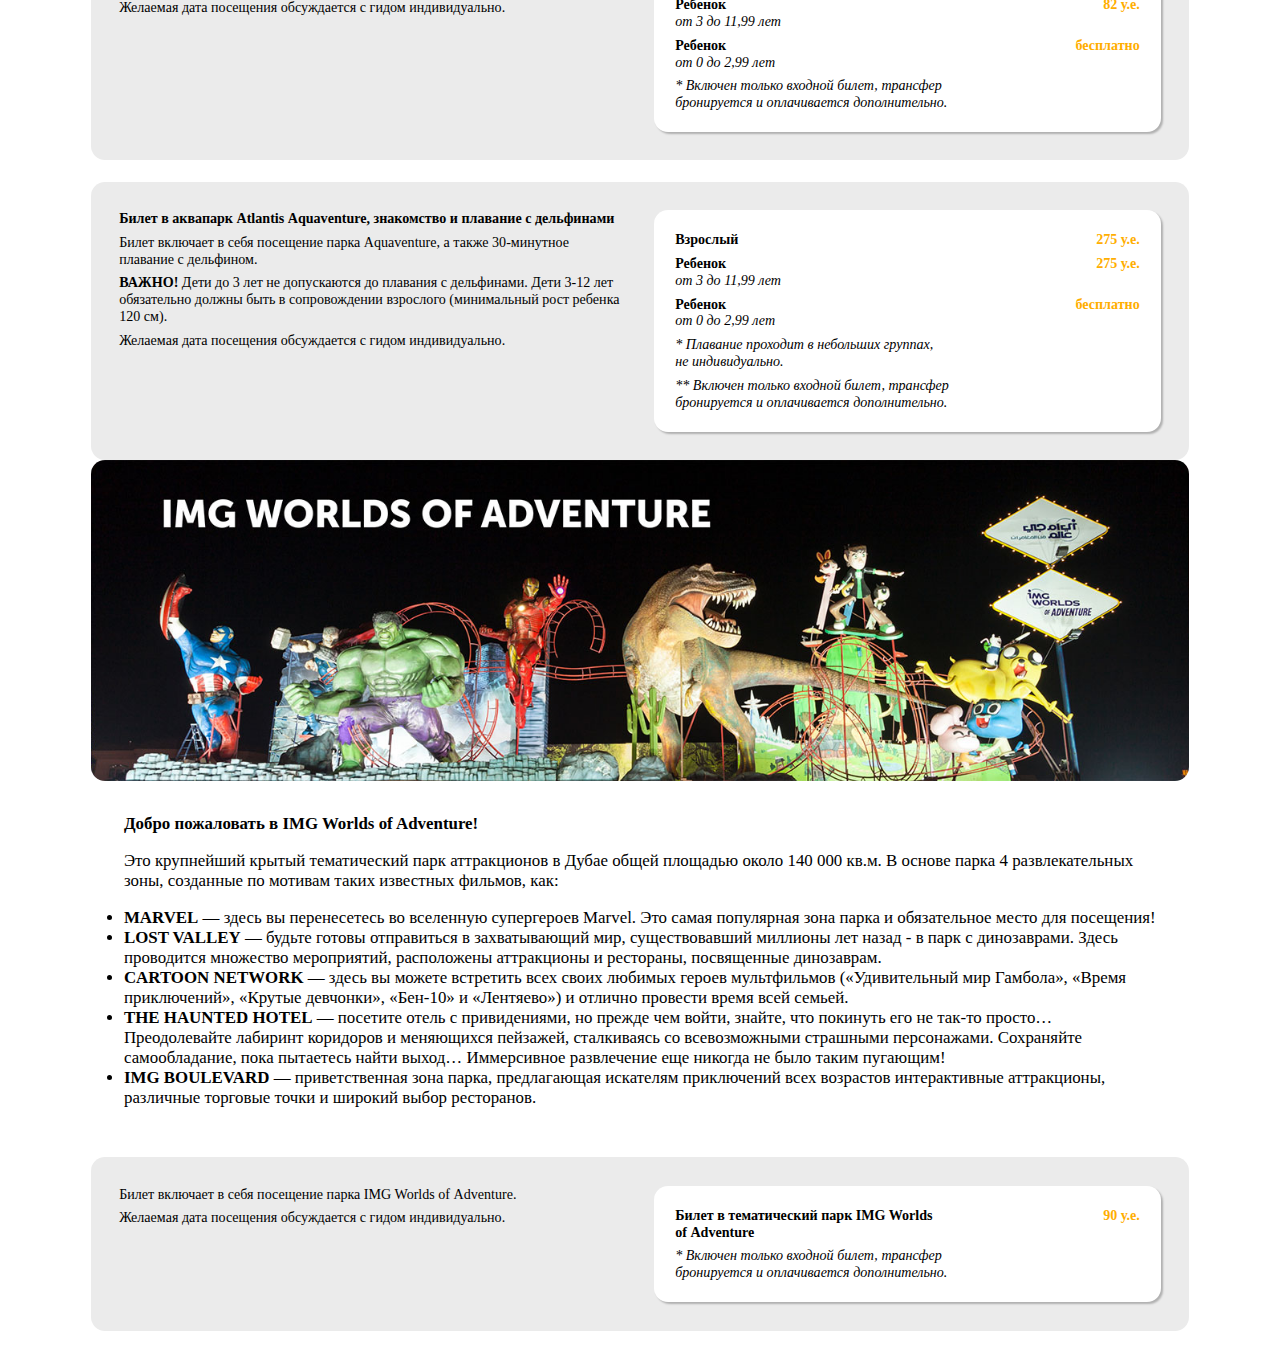
<file: site/coral.ru/tickets.html>
<head>
    <link rel="canonical" href="https://www.coral.ru/main/uae/uaeexcursion/tickets/">
</head>
<body>
<link rel="stylesheet" href="css/individual-excursions.css">

<div id="site-wrap">

    <section class="intro tickets">
        <div class="contenu"><span> </span></div>
    </section>

    <section class="blah">
        <div class="contenu">
            <p>
                В этом разделе вы сможете забронировать билеты на красочное шоу Le Perle, в парк развлечений Dubai Parks
                and Resorts и на самую высокую смотровую площадку башни Бурдж-Халифа. А также приобрести групповые
                экскурсии и заранее заказать обеды и ужины. Это очень удобно!
            </p>
        </div>
    </section>

    <section class="generic switch-content">
        <div class="contenu">
            <div class="selector">
<!--
                <div data-show="LA PERLE" >
                    <em>LA PERLE</em>
                </div>
-->
                <div data-show="Бурдж-Халифа" class="selected">
                    <em>Бурдж-Халифа</em>
                </div>
                <div data-show="Dubai Parks and Resorts">
                    <em>Dubai Parks and Resorts</em>
                </div>
                <div data-show="Atlantis Aquaventure">
                    <em>Atlantis Aquaventure</em>
                </div>
                <div data-show="IMG Worlds of Adventure">
                    <em>IMG Worlds of Adventure</em>
                </div>
            </div>
            <div class="content-blocks">
<!--
                <div data-content-for="LA PERLE">
                    <div class="heading laperle"><span> </span></div>

                    <div class="altered-layout" style="padding: 0 5% 3%;">
                        <div>
                            <div class="info">
                                <p><strong>La Perle</strong> — шоу, созданное режиссером Франко Драгоне, сочетает в себе хореографию,
                                    эффектные трюки и современные технологии.</p>
                                <p>Шоу посвящено традициям добычи жемчуга. Представления проходят в театре с уникальной
                                    аквасценой. Прыжки в воду с высоты и невероятные трюки на мотоциклах, воздушная
                                    акробатика в исполнении артистов мирового уровня подарят вам незабываемые
                                    эмоции!</p>
                            </div>
                            <div class="visuals">
                                <div style="background-image: url(iii/visual-laperle-stage.jpg);"><span> </span></div>
                            </div>
                        </div>
                    </div>

                    <div class="padded-card">
                        <div class="lefty">
                            <p>Приглашаем вас на фантастическое шоу La Perle! Это одно из самых масштабных и невероятных
                                шоу в Дубае. Акробатика, водные и воздушные трюки, передовые театральные
                                технологии никого не оставят равнодушными. Шоу La Perle подарит яркие эмоции и незабываемые
                                впечатления!</p>
                            <p><strong>Шоу проходит несколько раз в неделю:</strong></p>
                            <ul>
                                <li>ВТ-ПТ в 18:30 и 21:00</li>
                                <li>СБ в 16:00 и 19:00</li>
                            </ul>
                            <p>Желаемая дата и время посещения обсуждается с гидом индивидуально.</p>
                        </div>
                        <div class="righty">
                            <dl class="pad">
                                <dt>Билет на шоу La Perle <strong>"Бронза"</strong></dt><dd><span class="ue">84</span></dd>
                                <dt>Билет на шоу La Perle <strong>"Серебро"</strong></dt><dd><span class="ue">97</span></dd>
                                <dt>Билет на шоу La Perle <strong>"Золото"</strong></dt><dd><span class="ue">110</span></dd>
                                <dt>Билет на шоу La Perle <strong>"Платина"</strong></dt><dd><span class="ue">138</span></dd>
                                <dt>Билет на шоу La Perle <strong>"VIP"</strong></dt><dd><span class="ue">244</span></dd>
                                <dt><em>
                                    * Включен только входной билет на шоу (в соответствии с выбранной категорией),
                                    трансфер бронируется и оплачивается дополнительно
                                </em></dt>
                            </dl>
                        </div>
                    </div>
                </div>
-->
                <div data-content-for="Бурдж-Халифа">
                    <div class="heading burj-khalifa"><span> </span></div>
                    <div class="just-text">
                        <p>Бурдж-Халифа – небоскреб в центре Дубая высотой более 825 метров. Это здание обладает сразу
                            несколькими мировыми рекордами, например, за самую высокую открытую смотровую площадку и самый
                            высокий в мире ресторан.</p>
                        <p>Хотите подняться на самое высокое здание в мире? Тогда ждем вас на смотровой площадке
                            Бурдж-Халифа. Высота небоскреба составляет 825 метров. Здесь туристы смогут не только
                            увидеть весь Дубай, но и поужинать в самом высоком ресторане в мире!</p>
                    </div>
                    <div class="padded-card">
                        <div class="lefty">
                            <p>Приобретая данный билет, вы сможете посетить сразу несколько этажей (124, 125 и 148)
                                и насладиться напитками в SKY лаундже.</p>
                            <p>Желаемая дата и время посещения обсуждается с гидом индивидуально.</p>
                            <p><strong>При себе необходимо иметь</strong> паспорт и билет.</p>
                        </div>
                        <div class="righty">
                            <dl class="pad">
                                <dt>
                                    Билет на смотровую площадку в Бурдж-Халифа &mdash; <strong>148 этаж</strong>
                                    <em>(пиковые часы)</em>
                                </dt><dd><span class="ue">145</span></dd>
                                <dt>Дети до 3 лет (0-2,99)</dt><dd>бесплатно</dd>
                                <dt>
                                    Дети младше 15 лет (0-14,99) должны быть в сопровождении
                                    взрослого (который старше 15 лет).
                                </dt><dd> </dd>
                                <dt><em>
                                    * Включен только входной билет в пиковые часы (19:00-21:00),
                                    трансфер бронируется и оплачивается дополнительно.
                                </em></dt><dd> </dd>
                            </dl>
                        </div>
                    </div>
                    <div class="padded-card">
                        <div class="lefty">
                            <p>
                                Приобретая данный билет, вы сможете посетить несколько этажей (124, 125, 148 и 152).
                                Здесь вы сможете насладиться великолепным видом, отличной музыкой и бокалом шампанского
                                (также на выбор возможно вино или пиво).
                            </p>
                            <p>Желаемая дата и время посещения обсуждается с гидом индивидуально.</p>
                            <p><strong>При себе необходимо иметь</strong> паспорт и билет.</p>
                            <p><strong>Время посещения по данному билету</strong> &mdash; 16:30.</p>
                        </div>
                        <div class="righty">
                            <dl class="pad">
                                <dt>
                                    Билет на смотровую площадку в Бурдж-Халифа &mdash; <strong>152 этаж</strong>
                                </dt><dd><span class="ue">240</span></dd>
                                <dt>
                                    Дети до 3 лет (0-2,99)
                                    <em>кроме 152 этажа</em>
                                    <em>вход на 152 этаж &ndash; платно</em>
                                </dt><dd>бесплатно</dd>
                                <dt>
                                    Дети младше 15 лет (0-14,99) должны быть в сопровождении
                                    взрослого (который старше 15 лет).
                                </dt><dd> </dd>
                                <dt><em>
                                    * Включен только входной билет,
                                    трансфер бронируется и оплачивается дополнительно.
                                </em></dt><dd> </dd>
                            </dl>
                        </div>
                    </div>
                </div>
                <div data-content-for="Dubai Parks and Resorts">
                    <div class="heading dubai-parks"><span> </span></div>
                    <div class="just-text">
                        <p>
                            Dubai Parks and Resorts – крупнейший комплекс парков развлечений, в состав которого входят:
                        </p>
                        <ul>
                            <li><strong>MOTIONGATE™ Dubai</strong> &mdash; тематический парк, посвященный любимым персонажам ведущих голливудских
                                киностудий DreamWorks Animation, Columbia Pictures, включая Smurfs, и Lionsgate.
                            </li>
                            <li><strong>Bollywood Parks™ Dubai</strong> &mdash; первый семейный тематический парк, аттракционы которого посвящены
                                миру Болливуда.
                            </li>
                            <li><strong>LEGOLAND® Dubai</strong> &mdash; уникальный интерактивный парк для семей, в котором оживают конструкции
                                из кирпичиков LEGO®.
                            </li>
                            <li><strong>LEGOLAND® Water Park</strong> &mdash; первый в регионе водный парк, предназначенный для семей с детьми
                                от 2 до 12 лет.
                            </li>
                        </ul>
                        <p>Все тематические парки объединены торгово-ресторанной зоной Riverland™ Dubai с бесплатным доступом.</p>
                    </div>
                    <div class="padded-card">
                        <div class="lefty">
                            <p>
                                Огромный комплекс развлечений Dubai Parks and Resorts порадует взрослых и маленьких
                                гостей. В состав комплекс входят несколько развлекательных парков: MOTIONGATE™ Dubai,
                                на территории которого созданы фантастические миры знаменитых киношедевров Голливуда,
                                Bollywood Parks™ Dubai, первый тематический парк посвященный Болливуду, LEGOLAND® Dubai,
                                парк в котором оживают конструкции из кирпичиков LEGO®, и семейный аквапарк LEGOLAND®
                                Water Park. Подарите себе и своим детям яркие эмоции!
                            </p>
                        </div>
                        <div class="righty">
                            <dl class="pad">
                                <dt>
                                    <strong>Билет в тематический парк Dubai Parks & Resorts (1 день &mdash; 1 парк)</strong>
                                    <em>Вы можете выбрать 1 любой парк для посещения</em>
                                </dt><dd><span class="ue">80</span></dd>
                                <dt>
                                    <strong>Билет в тематический парк Dubai Parks & Resorts (1 день &mdash; 2 парка)</strong>
                                    <em>Вы можете выбрать 2 парка для посещения (в один день)</em>
                                </dt><dd><span class="ue">95</span></dd>
                                <dt><em>
                                    * Включен только входной билет, трансфер бронируется и оплачивается дополнительно.
                                </em></dt><dd> </dd>
                            </dl>
                        </div>
                    </div>
                </div>
                <div data-content-for="Atlantis Aquaventure">
                    <div class="heading atlantis-aquaventure"><span> </span></div>
                    <div class="just-text">
                        <p>Приглашаем вас в <strong>Atlantis Aquaventure</strong>! Это самый большой аквапарк в мире. Вас ждет 105 водных
                            горок, невероятные аттракционы и знакомства с морскими обитателями. Возможности для
                            отдыха в аквапарке Atlantis Aquaventure &mdash; безграничны. А яркие впечатления
                            гарантированы.</p>
                        <p class="strong">Это отличный вариант для отдыха всей семьи!</p>
                        <p>Мы предлагаем различные варианты билетов. Например, можно приобрести не только вход в парк,
                            но и билет, который включает плавание с дельфинами.</p>
                    </div>
                    <div class="padded-card">
                        <div class="lefty">
                            <p><strong>Билет в аквапарк Atlantis Aquaventure (комбинированный)</strong></p>
                            <p>Билет включает в себя посещение парка Aquaventure и океанариума Lost Chamber.</p>
                            <p>Желаемая дата посещения обсуждается с гидом индивидуально.</p>
                        </div>
                        <div class="righty">
                            <dl class="pad">
                                <dt><strong>Взрослый</strong></dt><dd><span class="ue">95</span></dd>
                                <dt>
                                    <strong>Ребенок</strong>
                                    <em>от 3 до 11,99 лет</em>
                                </dt><dd><span class="ue">82</span></dd>
                                <dt>
                                    <strong>Ребенок</strong>
                                    <em>от 0 до 2,99 лет</em>
                                </dt><dd>бесплатно</dd>
                                <dt><em>
                                    * Включен только входной билет, трансфер бронируется и оплачивается дополнительно.
                                </em></dt><dd> </dd>
                            </dl>
                        </div>
                    </div>
                    <div class="padded-card">
                        <div class="lefty">
                            <p><strong>Билет в аквапарк Atlantis Aquaventure, знакомство и плавание с дельфинами</strong></p>
                            <p>Билет включает в себя посещение парка Aquaventure, а также 30-минутное плавание с дельфином.</p>
                            <p><strong>ВАЖНО!</strong> Дети до 3 лет не допускаются до плавания с дельфинами. Дети 3-12 лет обязательно
                                должны быть в сопровождении взрослого (минимальный рост ребенка 120 см).</p>
                            <p>Желаемая дата посещения обсуждается с гидом индивидуально.</p>
                        </div>
                        <div class="righty">
                            <dl class="pad">
                                <dt><strong>Взрослый</strong></dt><dd><span class="ue">275</span></dd>
                                <dt>
                                    <strong>Ребенок</strong>
                                    <em>от 3 до 11,99 лет</em>
                                </dt><dd><span class="ue">275</span></dd>
                                <dt>
                                    <strong>Ребенок</strong>
                                    <em>от 0 до 2,99 лет</em>
                                </dt><dd>бесплатно</dd>
                                <dt><em>
                                    * Плавание проходит в небольших группах, не индивидуально.
                                </em></dt><dd> </dd>
                                <dt><em>
                                    ** Включен только входной билет, трансфер бронируется и оплачивается дополнительно.
                                </em></dt><dd> </dd>
                            </dl>
                        </div>
                    </div>
                </div>
                <div data-content-for="IMG Worlds of Adventure">
                    <div class="heading img-worlds-of-adventure"><span> </span></div>
                    <div class="just-text">
                        <p><strong>Добро пожаловать в IMG Worlds of Adventure!</strong></p>
                        <p>Это крупнейший крытый тематический парк аттракционов в Дубае общей площадью около 140 000 кв.м.
                            В основе парка 4 развлекательных зоны, созданные по мотивам таких известных фильмов, как:</p>
                        <ul>
                            <li><strong>MARVEL</strong> &mdash; здесь вы перенесетесь во вселенную супергероев Marvel. Это самая популярная зона
                                парка и обязательное место для посещения!
                            </li>
                            <li><strong>LOST VALLEY</strong> &mdash; будьте готовы отправиться в захватывающий мир, существовавший миллионы лет
                                назад - в парк с динозаврами. Здесь проводится множество мероприятий, расположены
                                аттракционы и рестораны, посвященные динозаврам.
                            </li>
                            <li><strong>CARTOON NETWORK</strong> &mdash; здесь вы можете встретить всех своих любимых героев мультфильмов
                                («Удивительный мир Гамбола», «Время приключений», «Крутые девчонки», «Бен-10» и «Лентяево»)
                                и отлично провести время всей семьей.
                            </li>
                            <li><strong>THE HAUNTED HOTEL</strong> &mdash; посетите отель с привидениями, но прежде чем войти, знайте, что
                                покинуть его не так-то просто… Преодолевайте лабиринт коридоров и меняющихся пейзажей,
                                сталкиваясь со всевозможными страшными персонажами. Сохраняйте самообладание, пока пытаетесь
                                найти выход… Иммерсивное развлечение еще никогда не было таким пугающим!
                            </li>
                            <li><strong>IMG BOULEVARD</strong> &mdash; приветственная зона парка, предлагающая искателям приключений всех
                                возрастов интерактивные аттракционы, различные торговые точки и широкий выбор ресторанов.
                            </li>
                        </ul>
                    </div>
                    <div class="padded-card">
                        <div class="lefty">
                            <p>Билет включает в себя посещение парка IMG Worlds of Adventure.</p>
                            <p>Желаемая дата посещения обсуждается с гидом индивидуально.</p>
                        </div>
                        <div class="righty">
                            <dl class="pad">
                                <dt><strong>Билет в тематический парк IMG Worlds of Adventure</strong></dt><dd><span class="ue">90</span></dd>
                                <dt><em>
                                    * Включен только входной билет, трансфер бронируется и оплачивается дополнительно.
                                </em></dt><dd> </dd>
                            </dl>
                        </div>
                    </div>
                </div>
            </div>
        </div>
    </section>

    <!-- #source _section_message_us.html -->

</div>

<script src="js/index.js"></script>
</body>
</file>
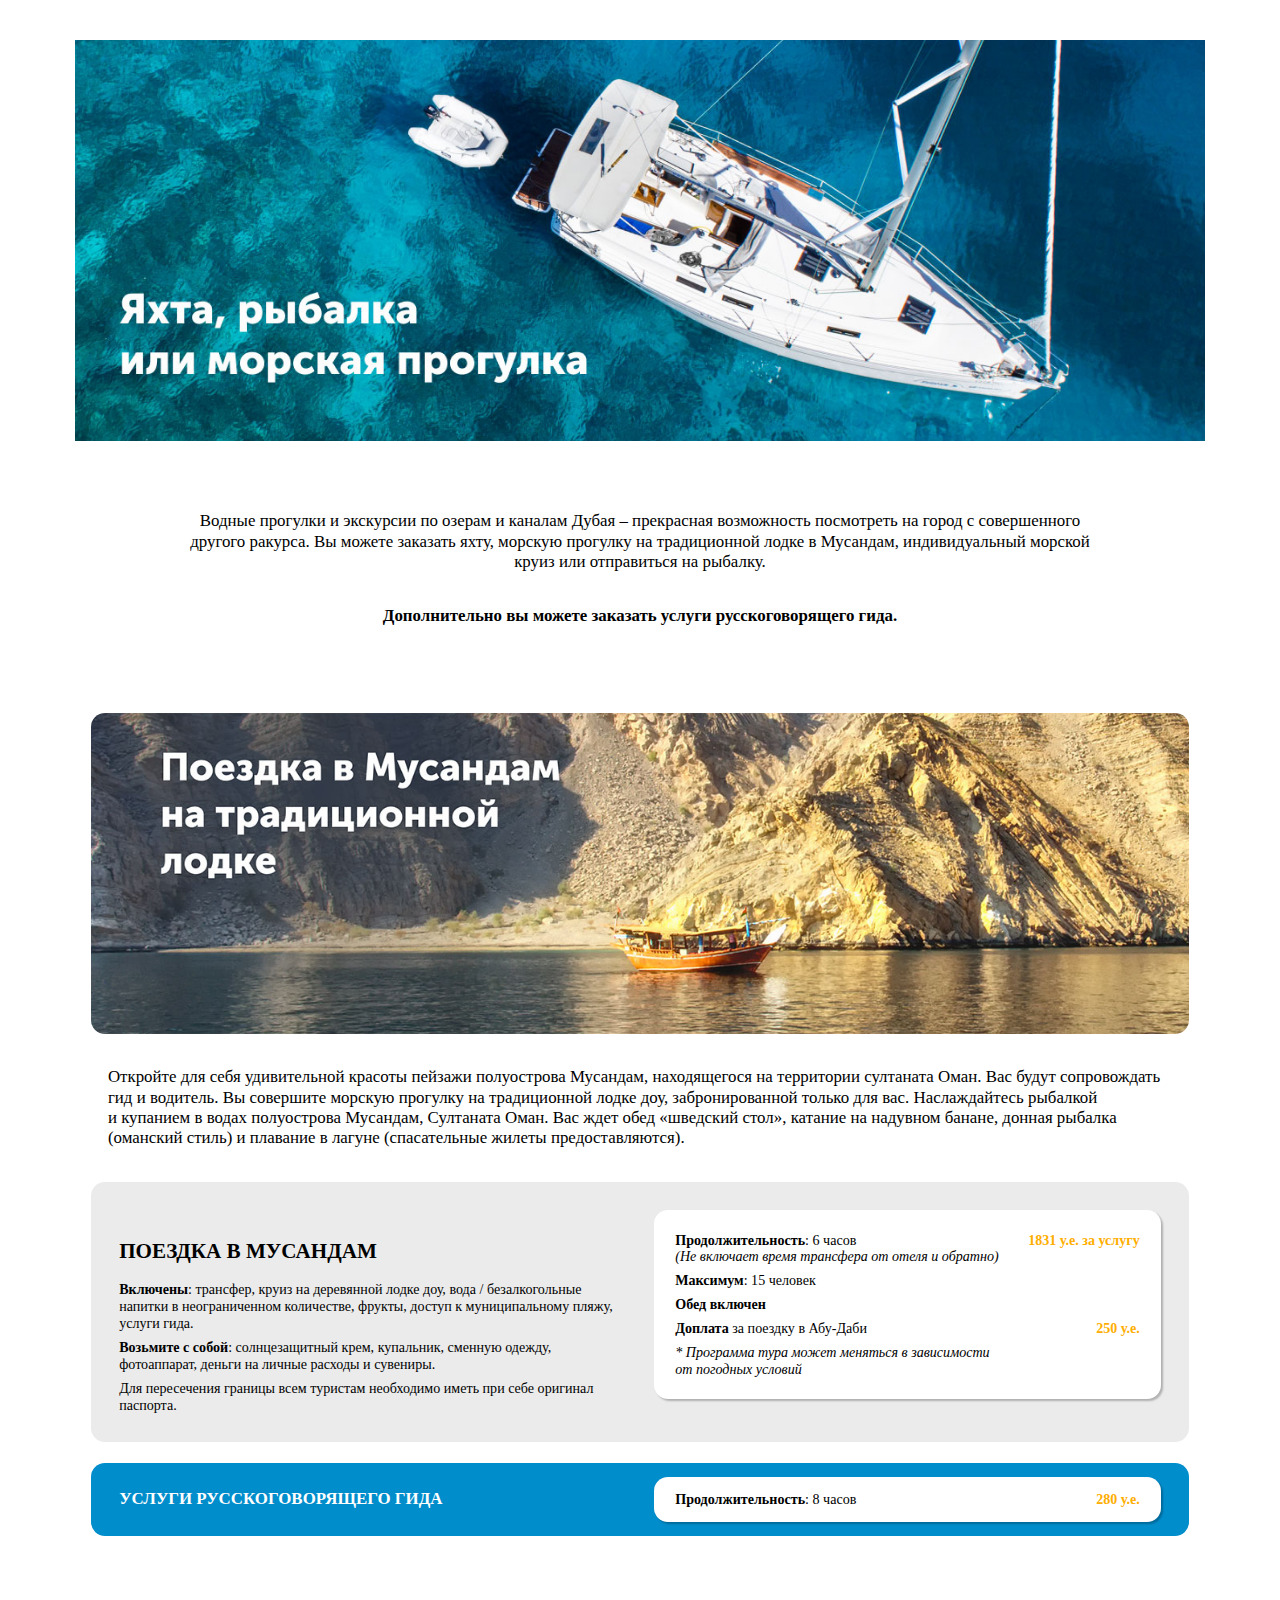
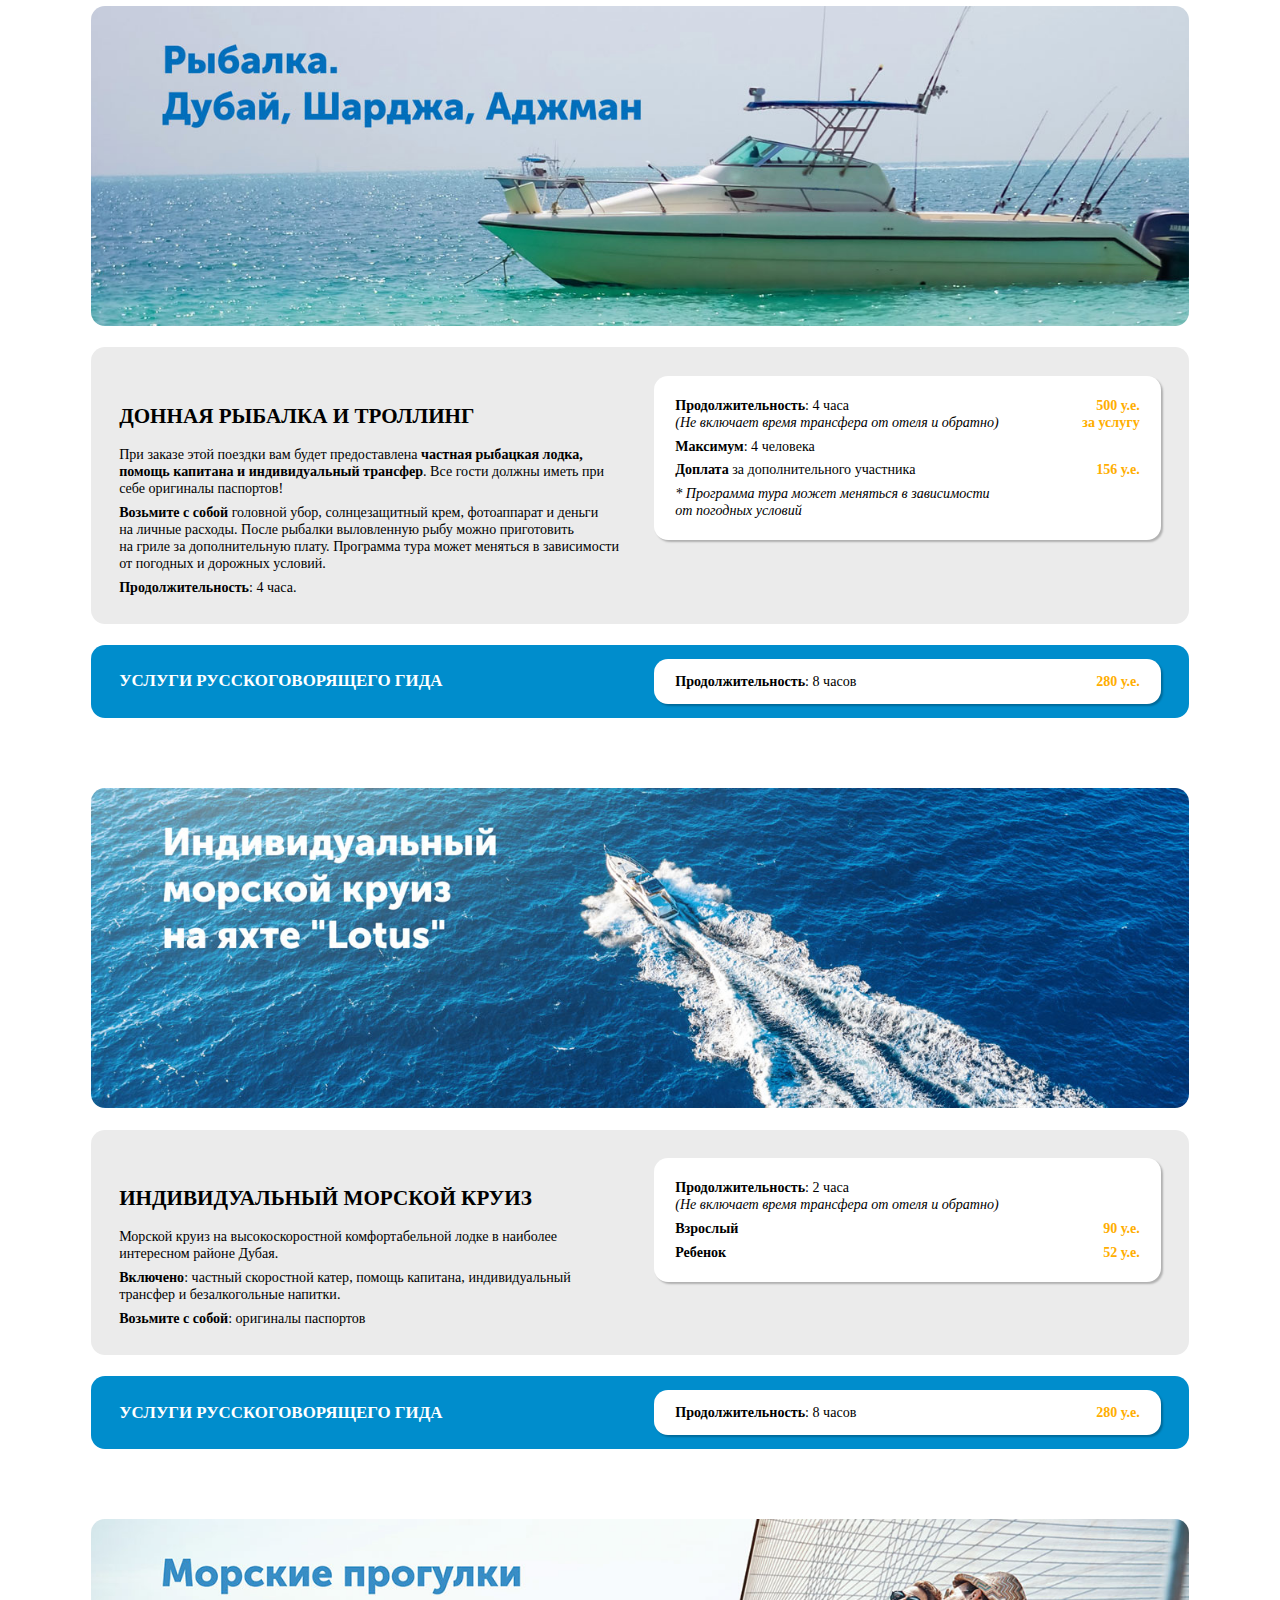
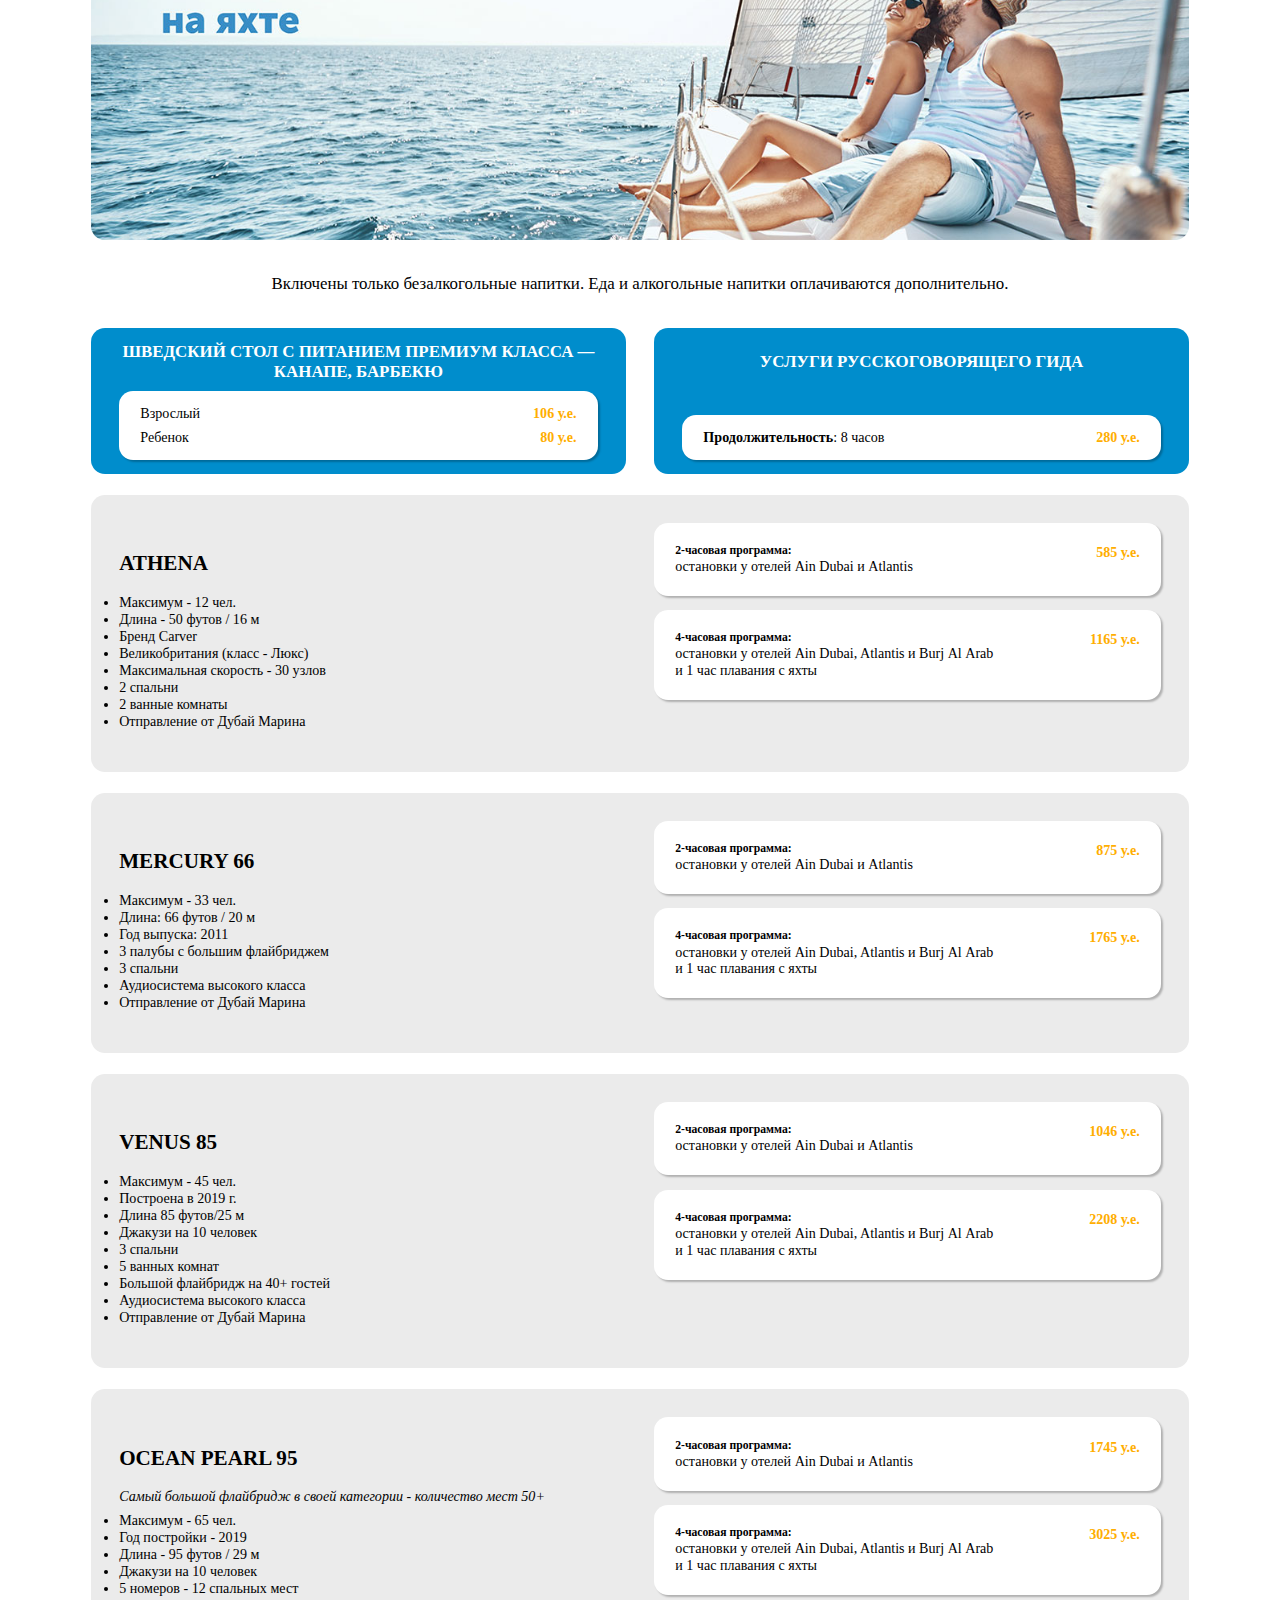
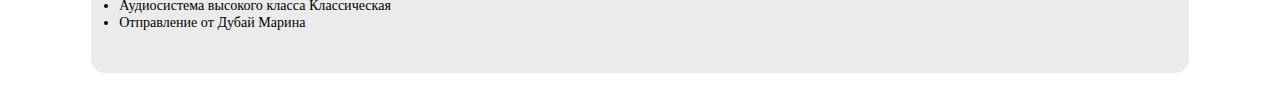
<file: site/coral.ru/yacht.html>
<head>
    <link rel="canonical" href="https://www.coral.ru/main/uae/uaeexcursion/yacht/">
</head>
<body>
<link rel="stylesheet" href="css/individual-excursions.css">

<div id="site-wrap">

    <section class="intro yacht">
        <div class="contenu"><span> </span></div>
    </section>

    <section class="blah">
        <div class="contenu">
            <p>
                Водные прогулки и экскурсии по озерам и каналам Дубая – прекрасная возможность посмотреть на город
                с совершенного другого ракурса. Вы можете заказать яхту, морскую прогулку на традиционной лодке в Мусандам,
                индивидуальный морской круиз или отправиться на рыбалку.
                <br>
            </p>
            <p class="strong">Дополнительно вы можете заказать услуги русскоговорящего гида.</p>
        </div>
    </section>

    <section class="generic">
        <div class="contenu">
            <div class="heading musandam"><span> </span></div>
            <p class="em">
                Откройте для себя удивительной красоты пейзажи полуострова Мусандам, находящегося на территории
                султаната Оман. Вас будут сопровождать гид и водитель. Вы совершите морскую прогулку на традиционной
                лодке доу, забронированной только для вас. Наслаждайтесь рыбалкой и купанием в водах полуострова
                Мусандам, Султаната Оман. Вас ждет обед «шведский стол», катание на надувном банане, донная рыбалка
                (оманский стиль) и плавание в лагуне (спасательные жилеты предоставляются).
            </p>

            <div class="padded-card">
                <div class="lefty">
                    <h4>Поездка в Мусандам</h4>
                    <p><strong>Включены</strong>: трансфер, круиз на деревянной лодке доу, вода / безалкогольные напитки в неограниченном
                        количестве, фрукты, доступ к муниципальному пляжу, услуги гида.</p>
                    <p><strong>Возьмите с собой</strong>: солнцезащитный крем, купальник, сменную одежду, фотоаппарат, деньги на личные
                        расходы и сувениры.</p>
                    <p>Для пересечения границы всем туристам необходимо иметь при себе оригинал паспорта.</p>
                </div>
                <div class="righty">
                    <dl class="pad">
                        <dt>
                            <strong>Продолжительность</strong>: 6 часов
                            <em>(Не включает время трансфера от отеля и обратно)</em>
                        </dt>
                        <dd><span class='ue'>1831</span> за услугу</dd>
                        <dt><strong>Максимум</strong>: 15 человек</dt><dd> </dd>
                        <dt><strong>Обед включен</strong></dt><dd> </dd>
                        <dt><strong>Доплата</strong> за поездку в Абу-Даби</dt><dd><span class='ue'>250</span></dd>
                        <dt><em>* Программа тура может меняться в зависимости от погодных условий</em></dt><dd> </dd>
                    </dl>
                </div>
            </div>

            <div class="padded-card single-line">
                <div class="lefty"><h5>Услуги русскоговорящего гида</h5></div>
                <div class="righty">
                    <dl class="pad">
                        <dt><strong>Продолжительность</strong>: 8 часов</dt>
                        <dd><span class='ue'>280</span></dd>
                    </dl>
                </div>
            </div>

        </div>
    </section>

    <section class="generic">
        <div class="contenu">
            <div class="heading fishing"><span> </span></div>
            <div class="padded-card">
                <div class="lefty">
                    <h4>Донная рыбалка и троллинг</h4>
                    <p>При заказе этой поездки вам будет предоставлена <strong>частная рыбацкая лодка, помощь капитана
                        и индивидуальный трансфер</strong>. Все гости должны иметь при себе оригиналы паспортов!</p>
                    <p><strong>Возьмите с собой</strong> головной убор, солнцезащитный крем, фотоаппарат и деньги на личные расходы.
                        После рыбалки выловленную рыбу можно приготовить на гриле за дополнительную плату. Программа
                        тура может меняться в зависимости от погодных и дорожных условий.</p>
                    <p><strong>Продолжительность</strong>: 4 часа.</p>
                </div>
                <div class="righty">
                    <dl class="pad">
                        <dt>
                            <strong>Продолжительность</strong>: 4 часа
                            <em>(Не включает время трансфера от отеля и обратно)</em>
                        </dt>
                        <dd><span class='ue'>500</span> <br>за услугу</dd>
                        <dt><strong>Максимум</strong>: 4 человека</dt><dd> </dd>
                        <dt><strong>Доплата</strong> за дополнительного участника</dt>
                        <dd><span class='ue'>156</span></dd>
                        <dt><em>* Программа тура может меняться в зависимости от погодных условий</em></dt><dd> </dd>
                    </dl>
                </div>
            </div>
            <div class="padded-card single-line">
                <div class="lefty"><h5>Услуги русскоговорящего гида</h5></div>
                <div class="righty">
                    <dl class="pad">
                        <dt><strong>Продолжительность</strong>: 8 часов</dt>
                        <dd><span class='ue'>280</span></dd>
                    </dl>
                </div>
            </div>
        </div>
    </section>

    <section class="generic">
        <div class="contenu">
            <div class="heading cruise"><span> </span></div>
            <div class="padded-card">
                <div class="lefty">
                    <h4>Индивидуальный морской круиз</h4>
                    <p>Морской круиз на высокоскоростной комфортабельной лодке в наиболее интересном районе Дубая.</p>
                    <p><strong>Включено</strong>: частный скоростной катер, помощь капитана, индивидуальный трансфер и безалкогольные напитки.</p>
                    <p><strong>Возьмите с собой</strong>: оригиналы паспортов</p>
                </div>
                <div class="righty">
                    <dl class="pad">
                        <dt>
                            <strong>Продолжительность</strong>: 2 часа
                            <em>(Не включает время трансфера от отеля и обратно)</em>
                        </dt>
                        <dd> </dd>
                        <dt><strong>Взрослый</strong></dt><dd><span class="ue">90</span></dd>
                        <dt><strong>Ребенок</strong></dt><dd><span class="ue">52</span></dd>
                    </dl>
                </div>
            </div>
            <div class="padded-card single-line">
                <div class="lefty"><h5>Услуги русскоговорящего гида</h5></div>
                <div class="righty">
                    <dl class="pad">
                        <dt><strong>Продолжительность</strong>: 8 часов</dt>
                        <dd><span class='ue'>280</span></dd>
                    </dl>
                </div>
            </div>
        </div>
    </section>

    <section class="generic">
        <div class="contenu">
            <div class="heading yacht"><span> </span></div>
            <p class="em">
                Включены только безалкогольные напитки. Еда и алкогольные напитки оплачиваются дополнительно.
            </p>
            <div class="double-col">
                <div class="padded-card single-line">
                    <div class="lefty"><h5>Шведский стол с питанием премиум класса &mdash; канапе, барбекю</h5></div>
                    <div class="righty">
                        <dl class="pad">
                            <dt>Взрослый</dt><dd><span class='ue'>106</span></dd>
                            <dt>Ребенок</dt><dd><span class='ue'>80</span></dd>
                        </dl>
                    </div>
                </div>
                <div class="padded-card single-line">
                    <div class="lefty"><h5>Услуги русскоговорящего гида</h5></div>
                    <div class="righty">
                        <dl class="pad">
                            <dt><strong>Продолжительность</strong>: 8 часов</dt>
                            <dd><span class='ue'>280</span></dd>
                        </dl>
                    </div>
                </div>
            </div>
            <div class="padded-card">
                <div class="lefty">
                    <h4>Athena</h4>
                    <ul>
                        <li>Максимум - 12 чел.</li>
                        <li>Длина - 50 футов / 16 м</li>
                        <li>Бренд Carver</li>
                        <li>Великобритания (класс - Люкс)</li>
                        <li>Максимальная скорость - 30 узлов</li>
                        <li>2 спальни</li>
                        <li>2 ванные комнаты</li>
                        <li>Отправление от Дубай Марина</li>
                    </ul>
                </div>
                <div class="righty">
                    <dl class="pad">
                        <dt>
                            <h5>2-часовая программа:</h5>
                            остановки у отелей Ain Dubai и Atlantis
                        </dt>
                        <dd><span class='ue'>585</span></dd>
                    </dl>
                    <dl class="pad">
                        <dt>
                            <h5>4-часовая программа:</h5>
                            остановки у отелей Ain Dubai, Atlantis и Burj Al Arab и 1 час плавания с яхты
                        </dt>
                        <dd><span class='ue'>1165</span></dd>
                    </dl>
                </div>
            </div>
            <div class="padded-card">
                <div class="lefty">
                    <h4>Mercury 66</h4>
                    <ul>
                        <li>Максимум - 33 чел.</li>
                        <li>Длина: 66 футов / 20 м</li>
                        <li>Год выпуска: 2011</li>
                        <li>3 палубы с большим флайбриджем</li>
                        <li>3 спальни</li>
                        <li>Аудиосистема высокого класса</li>
                        <li>Отправление от Дубай Марина</li>
                    </ul>
                </div>
                <div class="righty">
                    <dl class="pad">
                        <dt>
                            <h5>2-часовая программа:</h5>
                            остановки у отелей Ain Dubai и Atlantis
                        </dt>
                        <dd><span class='ue'>875</span></dd>
                    </dl>
                    <dl class="pad">
                        <dt>
                            <h5>4-часовая программа:</h5>
                            остановки у отелей Ain Dubai, Atlantis и Burj Al Arab и 1 час плавания с яхты
                        </dt>
                        <dd><span class='ue'>1765</span></dd>
                    </dl>
                </div>
            </div>
<!--
            <div class="padded-card">
                <div class="lefty">
                    <h4>PLUTO 85</h4>
                    <ul>
                        <li>Максимум - 65 чел.</li>
                        <li>Год постройки - 2014 (ремонт - в 2019 г.)</li>
                        <li>Длина 80 футов / 24 м</li>
                        <li>Скоростная яхта</li>
                        <li>3 спальни</li>
                        <li>3 ванные комнаты</li>
                        <li>Аудиосистема высокого класса</li>
                        <li>Отправление от Дубай Марина</li>
                    </ul>
                </div>
                <div class="righty">
                    <dl class="pad">
                        <dt>
                            <h5>2-часовая программа:</h5>
                            остановки у отелей Ain Dubai и Atlantis
                        </dt>
                        <dd><span class='ue'>953</span></dd>
                    </dl>
                    <dl class="pad">
                        <dt>
                            <h5>3-часовая программа:</h5>
                            остановки у отелей Ain Dubai, Atlantis и Burj Al Arab или остановки
                            у отелей Ain Dubai и Atlantis и 1 час плавания с яхты
                        </dt>
                        <dd><span class='ue'>1447</span></dd>
                    </dl>
                    <dl class="pad">
                        <dt>
                            <h5>4-часовая программа:</h5>
                            остановки у отелей Ain Dubai, Atlantis и Burj Al Arab и 1 час плавания с яхты
                        </dt>
                        <dd><span class='ue'>1906</span></dd>
                    </dl>
                </div>
            </div>
-->
            <div class="padded-card">
                <div class="lefty">
                    <h4>VENUS 85</h4>
                    <ul>
                        <li>Максимум - 45 чел.</li>
                        <li>Построена в 2019 г.</li>
                        <li>Длина 85 футов/25 м</li>
                        <li>Джакузи на 10 человек</li>
                        <li>3 спальни</li>
                        <li>5 ванных комнат</li>
                        <li>Большой флайбридж на 40+ гостей</li>
                        <li>Аудиосистема высокого класса</li>
                        <li>Отправление от Дубай Марина</li>
                    </ul>
                </div>
                <div class="righty">
                    <dl class="pad">
                        <dt>
                            <h5>2-часовая программа:</h5>
                            остановки у отелей Ain Dubai и Atlantis
                        </dt>
                        <dd><span class='ue'>1046</span></dd>
                    </dl>
                    <dl class="pad">
                        <dt>
                            <h5>4-часовая программа:</h5>
                            остановки у отелей Ain Dubai, Atlantis и Burj Al Arab и 1 час плавания с яхты
                        </dt>
                        <dd><span class='ue'>2208</span></dd>
                    </dl>
                </div>
            </div>
<!--
            <div class="padded-card">
                <div class="lefty">
                    <h4>ARABIAN PEARL 90</h4>
                    <ul>
                        <li>Максимум - 65 чел.</li>
                        <li>Год постройки - 2014 (ремонт - в 2019 г.)</li>
                        <li>Длина 80 футов / 24 м</li>
                        <li>Скоростная яхта</li>
                        <li>5 роскошных гостевых спален</li>
                        <li>5 ванных комнат</li>
                        <li>Аудио-видео система высокого класса</li>
                        <li>Отправление от Дубай Марина</li>
                    </ul>
                </div>
                <div class="righty">
                    <dl class="pad">
                        <dt>
                            <h5>2-часовая программа:</h5>
                            остановки у отелей Ain Dubai и Atlantis
                        </dt>
                        <dd><span class='ue'>1377</span></dd>
                    </dl>
                    <dl class="pad">
                        <dt>
                            <h5>3-часовая программа:</h5>
                            остановки у отелей Ain Dubai, Atlantis и Burj Al Arab или остановки
                            у отелей Ain Dubai и Atlantis и 1 час плавания с яхты
                        </dt>
                        <dd><span class='ue'>2065</span></dd>
                    </dl>
                    <dl class="pad">
                        <dt>
                            <h5>4-часовая программа:</h5>
                            остановки у отелей Ain Dubai, Atlantis и Burj Al Arab и 1 час плавания с яхты
                        </dt>
                        <dd><span class='ue'>2753</span></dd>
                    </dl>
                </div>
            </div>
-->
            <div class="padded-card">
                <div class="lefty">
                    <h4>OCEAN PEARL 95</h4>
                    <em>Самый большой флайбридж в своей категории - количество мест 50+</em>
                    <ul>
                        <li>Максимум - 65 чел.</li>
                        <li>Год постройки - 2019</li>
                        <li>Длина - 95 футов / 29 м</li>
                        <li>Джакузи на 10 человек</li>
                        <li>5 номеров - 12 спальных мест</li>
                        <li>Аудиосистема высокого класса Классическая</li>
                        <li>Отправление от Дубай Марина</li>
                    </ul>
                </div>
                <div class="righty">
                    <dl class="pad">
                        <dt>
                            <h5>2-часовая программа:</h5>
                            остановки у отелей Ain Dubai и Atlantis
                        </dt>
                        <dd><span class='ue'>1745</span></dd>
                    </dl>
                    <dl class="pad">
                        <dt>
                            <h5>4-часовая программа:</h5>
                            остановки у отелей Ain Dubai, Atlantis и Burj Al Arab и 1 час плавания с яхты
                        </dt>
                        <dd><span class='ue'>3025</span></dd>
                    </dl>
                </div>
            </div>
<!--
            <div class="padded-card">
                <div class="lefty">
                    <h4>VIRGO 88</h4>
                    <ul>
                        <li>Максимум - 65 чел.</li>
                        <li>Год постройки - 2015, США</li>
                        <li>Длина - 88 футов / 24 м</li>
                        <li>Большой флайбридж: 50 чел.</li>
                        <li>3 палубы 2100 кв. футов/195 кв.м</li>
                        <li>Бассейн на 8000 л</li>
                        <li>3 гостевые спальни</li>
                        <li>3 ванные комнаты</li>
                        <li>Отправление от Дубай Марина</li>
                    </ul>
                </div>
                <div class="righty">
                    <dl class="pad">
                        <dt>
                            <h5>2-часовая программа:</h5>
                            остановки у отелей Ain Dubai и Atlantis
                        </dt>
                        <dd><span class='ue'>1377</span></dd>
                    </dl>
                    <dl class="pad">
                        <dt>
                            <h5>3-часовая программа:</h5>
                            остановки у отелей Ain Dubai, Atlantis и Burj Al Arab или остановки
                            у отелей Ain Dubai и Atlantis и 1 час плавания с яхты
                        </dt>
                        <dd><span class='ue'>2065</span></dd>
                    </dl>
                    <dl class="pad">
                        <dt>
                            <h5>4-часовая программа:</h5>
                            остановки у отелей Ain Dubai, Atlantis и Burj Al Arab и 1 час плавания с яхты
                        </dt>
                        <dd><span class='ue'>2753</span></dd>
                    </dl>
                </div>
            </div>
-->
        </div>
    </section>

    <!-- #source _section_message_us.html -->

</div>

</body>
</file>
<file: site/coral.ru/css/index.css>
.reset {
  position: static;
  left: auto;
  top: auto;
  right: auto;
  bottom: auto;
  width: auto;
  height: auto;
  margin: 0;
  padding: 0;
  -webkit-transform: none;
  -moz-transform: none;
  -ms-transform: none;
  -o-transform: none;
  transform: none;
  background: none;
}
.bbox,
.bbox * {
  box-sizing: border-box;
}
.interactive {
  -webkit-user-select: none;
  -moz-user-select: none;
  -ms-user-select: none;
  user-select: none;
}
.interactive:active {
  -webkit-transform: translateY(2px);
  -moz-transform: translateY(2px);
  -ms-transform: translateY(2px);
  -o-transform: translateY(2px);
  transform: translateY(2px);
}
.abs100x100 {
  position: absolute;
  left: 0;
  top: 0;
  width: 100%;
  height: 100%;
}
.centering {
  display: table !important;
  width: 100%;
  height: 100%;
}
.centering > *:first-child {
  width: 100%;
  height: 100%;
  display: table-cell;
  text-align: center;
  vertical-align: middle;
}
.centering > *:first-child > *:first-child {
  display: inline-block;
}
@media screen and (max-width: 768px) {
  .hidden-on-mobile {
    display: none !important;
  }
}
@media screen and (min-width: 769px) {
  .hidden-on-desktop {
    display: none !important;
  }
}
.rur:not(:empty):after {
  content: ' \20BD ';
}
.flex-center {
  display: flex;
  justify-content: center;
  align-items: center;
}
#site-wrap,
#site-wrap * {
  box-sizing: border-box;
}
#site-wrap section + section {
  margin-top: 3%;
}
@media screen and (max-width: 768px) {
  #site-wrap section + section {
    margin-top: 5%;
  }
}
#site-wrap section > .contenu {
  max-width: 1370px;
  margin: auto;
  padding: 1rem;
  font-size: 1.1vw;
  display: flex;
  flex-direction: column;
  align-items: center;
}
@media screen and (max-width: 1440px) {
  #site-wrap section > .contenu {
    max-width: 1130px;
  }
}
@media screen and (min-width: 1440px) {
  #site-wrap section > .contenu {
    font-size: 15.84px;
  }
}
#site-wrap section > .contenu > * {
  max-width: 100%;
}
@media screen and (max-width: 768px) {
  #site-wrap section > .contenu {
    font-size: 1.2em;
  }
}
@media screen and (max-width: 576px) {
  #site-wrap section > .contenu {
    font-size: 1.3em;
  }
}
#site-wrap section > .contenu h2 {
  text-align: center;
  margin-bottom: 1em;
  font-size: 3em;
  max-width: 20em;
}
@media screen and (max-width: 768px) {
  #site-wrap section > .contenu h2 {
    font-size: 2.6em;
    padding: 0 0.5em;
  }
}
@media screen and (max-width: 576px) {
  #site-wrap section > .contenu h2 {
    font-size: 2em;
  }
}
#site-wrap section > .contenu h3 {
  text-align: center;
  font-size: 2em;
}
#site-wrap section > .contenu ul li:before,
#site-wrap section > .contenu ul li:after {
  display: none;
}
#site-wrap section > .contenu .buttonlike {
  -webkit-user-select: none;
  -moz-user-select: none;
  -ms-user-select: none;
  user-select: none;
  display: inline-flex;
  justify-content: center;
  align-items: center;
  text-align: center;
  line-height: 1;
  font-size: inherit;
  height: 2.6em;
  padding: 0 2em;
  border: 0;
  text-decoration: none;
  border-radius: 0.25em;
}
#site-wrap section > .contenu .buttonlike:active {
  -webkit-transform: translateY(2px);
  -moz-transform: translateY(2px);
  -ms-transform: translateY(2px);
  -o-transform: translateY(2px);
  transform: translateY(2px);
}
#site-wrap section > .contenu .buttonlike.transparent {
  color: inherit;
  border: 1px solid currentColor;
}
#site-wrap section > .contenu .buttonlike.yellow {
  color: white;
  background-color: #F0AB00;
}
#site-wrap section > .contenu .buttonlike.blue {
  color: white;
  background-color: #0093D0;
}
#site-wrap section > .contenu .buttonlike.deepblue {
  color: white;
  background-color: #0F2855;
}
#site-wrap section > .contenu .buttonlike.red {
  color: white;
  background-color: #D7232A;
}
body .contentLayout-BaseContainer {
  max-width: 100%;
  overflow: hidden;
}
body .contentLayout-BaseContainer .notcritical {
  padding: 0!important;
}
body .contentLayout-BaseContainer .notcritical > .container {
  margin: 0!important;
  padding: 0!important;
  max-width: none!important;
}
body .contentLayout-BaseContainer .notcritical > .container .widgetcontainer {
  margin-bottom: 0;
}
body .contentLayout-BaseContainer .notcritical > .container > .row:not(:nth-child(2)) {
  display: none;
}
body > div.contentLayout-BaseContainer > div.notcritical > div > div:nth-child(2) > div.col-sm-12.order-1.col-md-9.rightcol > h1 {
  display: none;
}
#site-wrap section.intro {
  padding-top: 2em;
}
@media screen and (max-width: 768px) {
  #site-wrap section.intro {
    padding-top: 0;
  }
}
#site-wrap section.intro > .contenu {
  position: relative;
  background: url("../iii/intro-desktop.jpg") center no-repeat;
  background-size: cover;
}
#site-wrap section.intro > .contenu:before {
  content: '';
  display: block;
  padding-top: 33.57664234%;
}
#site-wrap section.intro > .contenu > * {
  position: absolute;
  left: 0;
  top: 0;
  width: 100%;
  height: 100%;
}
@media screen and (max-width: 768px) {
  #site-wrap section.intro > .contenu {
    position: relative;
    background-image: url(../iii/intro-mobile.jpg);
  }
  #site-wrap section.intro > .contenu:before {
    content: '';
    display: block;
    padding-top: 138.88888889%;
  }
  #site-wrap section.intro > .contenu > * {
    position: absolute;
    left: 0;
    top: 0;
    width: 100%;
    height: 100%;
  }
}
#site-wrap section.intro > .contenu .info {
  display: flex;
  flex-direction: column;
  justify-content: flex-end;
  align-items: flex-start;
  text-align: left;
  color: white;
  font-size: 2vw;
  padding: 5%;
}
#site-wrap section.intro > .contenu .info > * {
  max-width: 100%;
}
@media screen and (min-width: 1440px) {
  #site-wrap section.intro > .contenu .info {
    font-size: 28.8px;
  }
}
@media screen and (max-width: 768px) {
  #site-wrap section.intro > .contenu .info {
    font-size: 4.5vw;
  }
}
#site-wrap section.intro > .contenu .info h2,
#site-wrap section.intro > .contenu .info h3 {
  text-align: left;
  line-height: 1.3;
  color: inherit;
  margin: 0;
  padding: 0;
}
#site-wrap section.intro > .contenu .info h2 {
  font-size: 1em;
}
#site-wrap section.intro > .contenu .info h3 {
  font-size: 1.5em;
}
@media screen and (max-width: 768px) {
  #site-wrap section.intro > .contenu .info h3 {
    font-size: 1.6em;
  }
}
#site-wrap section.blah > .contenu p {
  font-weight: normal;
  font-size: 1.2em;
  line-height: 1.2;
  max-width: 54em;
  text-align: center;
}
#site-wrap section.blah > .contenu p.strong {
  font-weight: bold;
}
#site-wrap section.switch-content {
  margin-top: 0;
}
#site-wrap section.switch-content > .contenu .selector {
  width: 100%;
  display: flex;
  flex-wrap: wrap;
  justify-content: center;
  margin-bottom: 2em;
}
#site-wrap section.switch-content > .contenu .selector [data-show] {
  -webkit-user-select: none;
  -moz-user-select: none;
  -ms-user-select: none;
  user-select: none;
  display: flex;
  flex-direction: column;
  cursor: pointer;
  margin: 0.5em;
  flex: 1 1 auto;
  display: inline-flex;
  justify-content: center;
  align-items: center;
  text-align: center;
  font-weight: normal;
  line-height: 1.1;
  height: 3.3em;
  padding: 0 1em;
  border-radius: 0.25em;
  background-color: #BDBDBD;
  color: white;
  -webkit-transition: color 0.5s, background-color 0.5s;
  -moz-transition: color 0.5s, background-color 0.5s;
  -ms-transition: color 0.5s, background-color 0.5s;
  -o-transition: color 0.5s, background-color 0.5s;
  transition: color 0.5s, background-color 0.5s;
}
#site-wrap section.switch-content > .contenu .selector [data-show]:active {
  -webkit-transform: translateY(2px);
  -moz-transform: translateY(2px);
  -ms-transform: translateY(2px);
  -o-transform: translateY(2px);
  transform: translateY(2px);
}
#site-wrap section.switch-content > .contenu .selector [data-show] > * {
  max-width: 100%;
}
#site-wrap section.switch-content > .contenu .selector [data-show].selected {
  pointer-events: none;
  background-color: #FFAE00;
  color: white;
}
#site-wrap section.switch-content > .contenu .selector [data-show] em {
  text-transform: uppercase;
  font-style: normal;
  font-weight: bold;
}
#site-wrap section.switch-content > .contenu .content-blocks {
  width: 100%;
}
#site-wrap section.switch-content > .contenu .content-blocks [data-content-for] {
  display: flex;
  flex-direction: column;
  align-items: center;
}
#site-wrap section.switch-content > .contenu .content-blocks [data-content-for] > * {
  max-width: 100%;
}
#site-wrap section.switch-content > .contenu .content-blocks [data-content-for] p {
  font-weight: normal;
  margin: 0;
}
#site-wrap section.switch-content > .contenu .content-blocks [data-content-for] p.strong {
  font-weight: bold;
}
#site-wrap section.switch-content > .contenu .content-blocks [data-content-for] > p {
  font-size: 1.2em;
  max-width: 50em;
  text-align: center;
}
#site-wrap section.switch-content > .contenu .content-blocks [data-content-for] > p + p {
  margin-top: 1em;
}
#site-wrap section.switch-content > .contenu .content-blocks [data-content-for] h3 {
  max-width: 30em;
  margin: 1em auto;
}
#site-wrap section.switch-content > .contenu .content-blocks [data-content-for] .guide-steps {
  display: flex;
  flex-direction: column;
  align-items: center;
  text-align: center;
}
#site-wrap section.switch-content > .contenu .content-blocks [data-content-for] .guide-steps > * {
  max-width: 100%;
}
#site-wrap section.switch-content > .contenu .content-blocks [data-content-for] .guide-steps > *:nth-child(n+2) {
  margin-top: 1em;
}
#site-wrap section.switch-content > .contenu .content-blocks [data-content-for] .guide-steps > img {
  width: 100%;
}
#site-wrap section.switch-content > .contenu .content-blocks [data-content-for] .guide-steps p {
  font-size: 1.2em;
}
#site-wrap section.switch-content > .contenu .content-blocks [data-content-for] .guide-steps p.strong {
  text-transform: uppercase;
  font-weight: bold;
}
#site-wrap section.switch-content > .contenu .content-blocks .excursions-list {
  width: 100%;
  display: flex;
  flex-wrap: wrap;
  margin-top: 2em;
}
#site-wrap section.switch-content > .contenu .content-blocks .excursions-list > * {
  padding: 1em;
  flex: 0 1 50%;
  display: flex;
  flex-direction: column;
}
#site-wrap section.switch-content > .contenu .content-blocks .excursions-list > * > * {
  max-width: 100%;
}
@media screen and (max-width: 576px) {
  #site-wrap section.switch-content > .contenu .content-blocks .excursions-list > * {
    flex: 0 1 100%;
  }
}
#site-wrap section.switch-content > .contenu .content-blocks .excursions-list > * a {
  position: relative;
  background: center no-repeat;
  background-size: cover;
  border-radius: 2em;
  color: white;
}
#site-wrap section.switch-content > .contenu .content-blocks .excursions-list > * a:before {
  content: '';
  display: block;
  padding-top: 100%;
}
#site-wrap section.switch-content > .contenu .content-blocks .excursions-list > * a > * {
  position: absolute;
  left: 0;
  top: 0;
  width: 100%;
  height: 100%;
}
#site-wrap section.switch-content > .contenu .content-blocks .excursions-list > * a h4 {
  display: flex;
  flex-direction: column;
  align-items: center;
  text-align: center;
  color: white;
  padding: 1em;
  font-size: 3vw;
}
#site-wrap section.switch-content > .contenu .content-blocks .excursions-list > * a h4 > * {
  max-width: 100%;
}
@media screen and (min-width: 1440px) {
  #site-wrap section.switch-content > .contenu .content-blocks .excursions-list > * a h4 {
    font-size: 43.2px;
  }
}
@media screen and (max-width: 576px) {
  #site-wrap section.switch-content > .contenu .content-blocks .excursions-list > * a h4 {
    font-size: 6.5vw;
  }
}
#site-wrap section.switch-content > .contenu .content-blocks .altered-layout {
  margin-top: 2em;
}
#site-wrap section.switch-content > .contenu .content-blocks .altered-layout > * {
  width: 100%;
  display: flex;
  align-items: center;
}
#site-wrap section.switch-content > .contenu .content-blocks .altered-layout > *:nth-child(n+2) {
  margin-top: 2em;
}
@media screen and (max-width: 768px) {
  #site-wrap section.switch-content > .contenu .content-blocks .altered-layout > *:nth-child(n+2) {
    margin-top: 4em;
  }
}
#site-wrap section.switch-content > .contenu .content-blocks .altered-layout > *:nth-child(even) {
  flex-direction: row-reverse;
}
@media screen and (max-width: 768px) {
  #site-wrap section.switch-content > .contenu .content-blocks .altered-layout > * {
    flex-direction: column!important;
  }
}
#site-wrap section.switch-content > .contenu .content-blocks .altered-layout > * .visuals {
  width: 50%;
  flex-shrink: 0;
  display: flex;
  flex-direction: column;
}
#site-wrap section.switch-content > .contenu .content-blocks .altered-layout > * .visuals > * {
  max-width: 100%;
}
@media screen and (max-width: 768px) {
  #site-wrap section.switch-content > .contenu .content-blocks .altered-layout > * .visuals {
    width: 100%;
  }
}
#site-wrap section.switch-content > .contenu .content-blocks .altered-layout > * .visuals > * {
  position: relative;
  background: center no-repeat;
  background-size: cover;
  border-radius: 1em;
}
#site-wrap section.switch-content > .contenu .content-blocks .altered-layout > * .visuals > *:before {
  content: '';
  display: block;
  padding-top: 48.19444444%;
}
#site-wrap section.switch-content > .contenu .content-blocks .altered-layout > * .visuals > * > * {
  position: absolute;
  left: 0;
  top: 0;
  width: 100%;
  height: 100%;
}
#site-wrap section.switch-content > .contenu .content-blocks .altered-layout > * .visuals > *:nth-child(n+2) {
  margin-top: 1em;
}
#site-wrap section.switch-content > .contenu .content-blocks .altered-layout > * .visuals > *:first-child:last-child {
  position: relative;
}
#site-wrap section.switch-content > .contenu .content-blocks .altered-layout > * .visuals > *:first-child:last-child:before {
  content: '';
  display: block;
  padding-top: 100%;
}
#site-wrap section.switch-content > .contenu .content-blocks .altered-layout > * .visuals > *:first-child:last-child > * {
  position: absolute;
  left: 0;
  top: 0;
  width: 100%;
  height: 100%;
}
#site-wrap section.switch-content > .contenu .content-blocks .altered-layout > * .info {
  display: flex;
  flex-direction: column;
  padding: 0 3em;
  font-size: 1.2em;
}
#site-wrap section.switch-content > .contenu .content-blocks .altered-layout > * .info > * {
  max-width: 100%;
}
@media screen and (max-width: 768px) {
  #site-wrap section.switch-content > .contenu .content-blocks .altered-layout > * .info {
    margin-top: 2em;
  }
}
#site-wrap section.switch-content > .contenu .content-blocks .altered-layout > * .info h4 {
  text-transform: uppercase;
  font-size: 1.2em;
  margin-bottom: 1em;
}
#site-wrap section.switch-content > .contenu .content-blocks .altered-layout > * .info p + p {
  margin-top: 1em;
}
#site-wrap section.switch-content > .contenu .content-blocks .xlinks-list {
  width: 100%;
  display: flex;
  justify-content: center;
  flex-wrap: wrap;
  margin-top: 2em;
}
#site-wrap section.switch-content > .contenu .content-blocks .xlinks-list .pad {
  padding: 2em;
  flex: 0 1 33.33333333%;
}
@media screen and (max-width: 576px) {
  #site-wrap section.switch-content > .contenu .content-blocks .xlinks-list .pad {
    flex: 0 1 100%;
  }
}
#site-wrap section.switch-content > .contenu .content-blocks .xlinks-list .pad .info {
  position: relative;
  background: center no-repeat;
  background-size: cover;
  border-radius: 1.5em;
  font-size: 1.5vw;
  color: white;
}
#site-wrap section.switch-content > .contenu .content-blocks .xlinks-list .pad .info:before {
  content: '';
  display: block;
  padding-top: 100%;
}
#site-wrap section.switch-content > .contenu .content-blocks .xlinks-list .pad .info > * {
  position: absolute;
  left: 0;
  top: 0;
  width: 100%;
  height: 100%;
}
@media screen and (min-width: 1440px) {
  #site-wrap section.switch-content > .contenu .content-blocks .xlinks-list .pad .info {
    font-size: 21.6px;
  }
}
@media screen and (max-width: 576px) {
  #site-wrap section.switch-content > .contenu .content-blocks .xlinks-list .pad .info {
    font-size: 4vw;
  }
}
#site-wrap section.switch-content > .contenu .content-blocks .xlinks-list .pad .info > * {
  display: flex;
  flex-direction: column;
  align-items: center;
  text-align: center;
  padding: 1em 2em;
}
#site-wrap section.switch-content > .contenu .content-blocks .xlinks-list .pad .info > * > * {
  max-width: 100%;
}
#site-wrap section.switch-content > .contenu .content-blocks .xlinks-list .pad .info > * h4 {
  font-size: 2em;
  color: inherit;
  margin: 0;
}
#site-wrap section.switch-content > .contenu .content-blocks .xlinks-list .pad .info > * p {
  font-weight: bold;
  line-height: 1.2;
}
#site-wrap section.switch-content > .contenu .content-blocks .xlinks-list .pad .info > * .buttonlike {
  margin-top: auto;
}
#site-wrap section.switch-content > .contenu .content-blocks .padded-card {
  width: 100%;
  display: flex;
  justify-content: space-between;
  padding: 2em;
  background-color: #ebebeb;
  border-radius: 1em;
}
@media screen and (max-width: 768px) {
  #site-wrap section.switch-content > .contenu .content-blocks .padded-card {
    flex-direction: column;
    padding: 1.5em 1em;
  }
}
#site-wrap section.switch-content > .contenu .content-blocks .padded-card:first-of-type {
  margin-top: 2em;
}
#site-wrap section.switch-content > .contenu .content-blocks .padded-card.single-line {
  background-color: #008DCC;
  align-items: center;
  padding: 1em 2em;
}
#site-wrap section.switch-content > .contenu .content-blocks .padded-card.single-line .lefty {
  color: white;
}
#site-wrap section.switch-content > .contenu .content-blocks .padded-card.single-line .lefty h5 {
  color: inherit;
  font-size: 1.2em;
  text-transform: uppercase;
  margin: 0;
}
#site-wrap section.switch-content > .contenu .content-blocks .padded-card.single-line .righty dl.pad {
  padding: 1em 1.5em;
}
#site-wrap section.switch-content > .contenu .content-blocks .padded-card + .padded-card {
  margin-top: 1.5em;
}
#site-wrap section.switch-content > .contenu .content-blocks .padded-card p {
  font-weight: normal;
  margin: 0;
  line-height: 1.2;
}
#site-wrap section.switch-content > .contenu .content-blocks .padded-card .lefty,
#site-wrap section.switch-content > .contenu .content-blocks .padded-card .righty {
  flex: 0 1 calc(50% - 1em);
}
@media screen and (max-width: 768px) {
  #site-wrap section.switch-content > .contenu .content-blocks .padded-card .lefty,
  #site-wrap section.switch-content > .contenu .content-blocks .padded-card .righty {
    flex: 1 1 100%;
  }
}
#site-wrap section.switch-content > .contenu .content-blocks .padded-card .lefty ul,
#site-wrap section.switch-content > .contenu .content-blocks .padded-card .righty ul {
  list-style: disc;
  padding: 0;
  font-weight: normal;
}
#site-wrap section.switch-content > .contenu .content-blocks .padded-card .lefty {
  display: flex;
  flex-direction: column;
}
#site-wrap section.switch-content > .contenu .content-blocks .padded-card .lefty > * {
  max-width: 100%;
}
#site-wrap section.switch-content > .contenu .content-blocks .padded-card .lefty h4 {
  font-size: 1.5em;
  text-transform: uppercase;
  margin-bottom: 0.5em;
}
#site-wrap section.switch-content > .contenu .content-blocks .padded-card .lefty > *:nth-child(n+2) {
  margin-top: 0.5em;
}
#site-wrap section.switch-content > .contenu .content-blocks .padded-card .lefty em {
  font-weight: normal;
}
@media screen and (max-width: 768px) {
  #site-wrap section.switch-content > .contenu .content-blocks .padded-card .righty {
    margin-top: 2em;
  }
}
#site-wrap section.switch-content > .contenu .content-blocks .padded-card .righty dl.pad {
  display: grid;
  grid-template-columns: 3fr 1fr;
  gap: 0.5em 1em;
  background-color: white;
  padding: 1.5em;
  margin: 0;
  border-radius: 1em;
  box-shadow: 2px 2px 2px rgba(0, 0, 0, 0.25);
}
#site-wrap section.switch-content > .contenu .content-blocks .padded-card .righty dl.pad + dl.pad {
  margin-top: 1em;
}
#site-wrap section.switch-content > .contenu .content-blocks .padded-card .righty dl.pad dt {
  font-weight: normal;
  line-height: 1.2;
}
#site-wrap section.switch-content > .contenu .content-blocks .padded-card .righty dl.pad dt h5 {
  margin: 0;
}
#site-wrap section.switch-content > .contenu .content-blocks .padded-card .righty dl.pad dt em {
  display: block;
}
#site-wrap section.switch-content > .contenu .content-blocks .padded-card .righty dl.pad dd {
  color: #FFAE00;
  font-weight: bold;
  margin: 0;
  line-height: 1.2;
  text-align: right;
}
#site-wrap section.switch-content > .contenu .content-blocks .padded-card .righty dl.pad dd .ue:after {
  content: ' у.е.';
}
#site-wrap section.switch-content > .contenu .content-blocks .padded-card .righty dl.pad dd span.nobr {
  white-space: nowrap;
}
#site-wrap section.message-us > .contenu .messengers {
  display: flex;
  justify-content: center;
  margin-top: 2em;
}
#site-wrap section.message-us > .contenu .messengers a {
  -webkit-user-select: none;
  -moz-user-select: none;
  -ms-user-select: none;
  user-select: none;
  position: relative;
  width: 5em;
  max-width: 80px;
  background: center no-repeat;
  background-size: contain;
  margin: 0 1.5em;
}
#site-wrap section.message-us > .contenu .messengers a:active {
  -webkit-transform: translateY(2px);
  -moz-transform: translateY(2px);
  -ms-transform: translateY(2px);
  -o-transform: translateY(2px);
  transform: translateY(2px);
}
#site-wrap section.message-us > .contenu .messengers a:before {
  content: '';
  display: block;
  padding-top: 100%;
}
#site-wrap section.message-us > .contenu .messengers a > * {
  position: absolute;
  left: 0;
  top: 0;
  width: 100%;
  height: 100%;
}
#site-wrap section.message-us > .contenu .messengers + h3 {
  margin-top: 2em;
}
#site-wrap section.message-us > .contenu .phone-number {
  font-size: 3.125em;
  font-weight: bold;
  color: #FFAE00;
  text-decoration: none;
  margin: 0.5em auto;
}
@media screen and (max-width: 768px) {
  #site-wrap section.message-us > .contenu .phone-number {
    font-size: 8vw;
  }
}
[data-module="contentLayout"] .background {
  background: #0093d0;
}
[data-module="contentLayout"] .background:before {
  display: none;
}
</file>
<file: site/coral.ru/css/individual-excursions.css>
.reset {
  position: static;
  left: auto;
  top: auto;
  right: auto;
  bottom: auto;
  width: auto;
  height: auto;
  margin: 0;
  padding: 0;
  -webkit-transform: none;
  -moz-transform: none;
  -ms-transform: none;
  -o-transform: none;
  transform: none;
  background: none;
}
.bbox,
.bbox * {
  box-sizing: border-box;
}
.interactive {
  -webkit-user-select: none;
  -moz-user-select: none;
  -ms-user-select: none;
  user-select: none;
}
.interactive:active {
  -webkit-transform: translateY(2px);
  -moz-transform: translateY(2px);
  -ms-transform: translateY(2px);
  -o-transform: translateY(2px);
  transform: translateY(2px);
}
.abs100x100 {
  position: absolute;
  left: 0;
  top: 0;
  width: 100%;
  height: 100%;
}
.centering {
  display: table !important;
  width: 100%;
  height: 100%;
}
.centering > *:first-child {
  width: 100%;
  height: 100%;
  display: table-cell;
  text-align: center;
  vertical-align: middle;
}
.centering > *:first-child > *:first-child {
  display: inline-block;
}
@media screen and (max-width: 768px) {
  .hidden-on-mobile {
    display: none !important;
  }
}
@media screen and (min-width: 769px) {
  .hidden-on-desktop {
    display: none !important;
  }
}
.rur:not(:empty):after {
  content: ' \20BD ';
}
.flex-center {
  display: flex;
  justify-content: center;
  align-items: center;
}
#site-wrap,
#site-wrap * {
  box-sizing: border-box;
}
#site-wrap section + section {
  margin-top: 3%;
}
@media screen and (max-width: 768px) {
  #site-wrap section + section {
    margin-top: 5%;
  }
}
#site-wrap section > .contenu {
  max-width: 1370px;
  margin: auto;
  padding: 1rem;
  font-size: 1.1vw;
  display: flex;
  flex-direction: column;
  align-items: center;
}
@media screen and (max-width: 1440px) {
  #site-wrap section > .contenu {
    max-width: 1130px;
  }
}
@media screen and (min-width: 1440px) {
  #site-wrap section > .contenu {
    font-size: 15.84px;
  }
}
#site-wrap section > .contenu > * {
  max-width: 100%;
}
@media screen and (max-width: 768px) {
  #site-wrap section > .contenu {
    font-size: 1.2em;
  }
}
@media screen and (max-width: 576px) {
  #site-wrap section > .contenu {
    font-size: 1.3em;
  }
}
#site-wrap section > .contenu h2 {
  text-align: center;
  margin-bottom: 1em;
  font-size: 3em;
  max-width: 20em;
}
@media screen and (max-width: 768px) {
  #site-wrap section > .contenu h2 {
    font-size: 2.6em;
    padding: 0 0.5em;
  }
}
@media screen and (max-width: 576px) {
  #site-wrap section > .contenu h2 {
    font-size: 2em;
  }
}
#site-wrap section > .contenu h3 {
  text-align: center;
  font-size: 2em;
}
#site-wrap section > .contenu ul li:before,
#site-wrap section > .contenu ul li:after {
  display: none;
}
#site-wrap section > .contenu .buttonlike {
  -webkit-user-select: none;
  -moz-user-select: none;
  -ms-user-select: none;
  user-select: none;
  display: inline-flex;
  justify-content: center;
  align-items: center;
  text-align: center;
  line-height: 1;
  font-size: inherit;
  height: 2.6em;
  padding: 0 2em;
  border: 0;
  text-decoration: none;
  border-radius: 0.25em;
}
#site-wrap section > .contenu .buttonlike:active {
  -webkit-transform: translateY(2px);
  -moz-transform: translateY(2px);
  -ms-transform: translateY(2px);
  -o-transform: translateY(2px);
  transform: translateY(2px);
}
#site-wrap section > .contenu .buttonlike.transparent {
  color: inherit;
  border: 1px solid currentColor;
}
#site-wrap section > .contenu .buttonlike.yellow {
  color: white;
  background-color: #F0AB00;
}
#site-wrap section > .contenu .buttonlike.blue {
  color: white;
  background-color: #0093D0;
}
#site-wrap section > .contenu .buttonlike.deepblue {
  color: white;
  background-color: #0F2855;
}
#site-wrap section > .contenu .buttonlike.red {
  color: white;
  background-color: #D7232A;
}
body .contentLayout-BaseContainer {
  max-width: 100%;
  overflow: hidden;
}
body .contentLayout-BaseContainer .notcritical {
  padding: 0!important;
}
body .contentLayout-BaseContainer .notcritical > .container {
  margin: 0!important;
  padding: 0!important;
  max-width: none!important;
}
body .contentLayout-BaseContainer .notcritical > .container .widgetcontainer {
  margin-bottom: 0;
}
body .contentLayout-BaseContainer .notcritical > .container > .row:not(:nth-child(2)) {
  display: none;
}
body > div.contentLayout-BaseContainer > div.notcritical > div > div:nth-child(2) > div.col-sm-12.order-1.col-md-9.rightcol > h1 {
  display: none;
}
#site-wrap section.intro {
  padding-top: 2em;
}
@media screen and (max-width: 768px) {
  #site-wrap section.intro {
    padding-top: 0;
  }
}
#site-wrap section.intro > .contenu {
  position: relative;
  background: url("../iii/intro-desktop.jpg") center no-repeat;
  background-size: cover;
}
#site-wrap section.intro > .contenu:before {
  content: '';
  display: block;
  padding-top: 33.57664234%;
}
#site-wrap section.intro > .contenu > * {
  position: absolute;
  left: 0;
  top: 0;
  width: 100%;
  height: 100%;
}
@media screen and (max-width: 768px) {
  #site-wrap section.intro > .contenu {
    position: relative;
    background-image: url(../iii/intro-mobile.jpg);
  }
  #site-wrap section.intro > .contenu:before {
    content: '';
    display: block;
    padding-top: 138.88888889%;
  }
  #site-wrap section.intro > .contenu > * {
    position: absolute;
    left: 0;
    top: 0;
    width: 100%;
    height: 100%;
  }
}
#site-wrap section.intro > .contenu .info {
  display: flex;
  flex-direction: column;
  justify-content: flex-end;
  align-items: flex-start;
  text-align: left;
  color: white;
  font-size: 2vw;
  padding: 5%;
}
#site-wrap section.intro > .contenu .info > * {
  max-width: 100%;
}
@media screen and (min-width: 1440px) {
  #site-wrap section.intro > .contenu .info {
    font-size: 28.8px;
  }
}
@media screen and (max-width: 768px) {
  #site-wrap section.intro > .contenu .info {
    font-size: 4.5vw;
  }
}
#site-wrap section.intro > .contenu .info h2,
#site-wrap section.intro > .contenu .info h3 {
  text-align: left;
  line-height: 1.3;
  color: inherit;
  margin: 0;
  padding: 0;
}
#site-wrap section.intro > .contenu .info h2 {
  font-size: 1em;
}
#site-wrap section.intro > .contenu .info h3 {
  font-size: 1.5em;
}
@media screen and (max-width: 768px) {
  #site-wrap section.intro > .contenu .info h3 {
    font-size: 1.6em;
  }
}
#site-wrap section.blah > .contenu p {
  font-weight: normal;
  font-size: 1.2em;
  line-height: 1.2;
  max-width: 54em;
  text-align: center;
}
#site-wrap section.blah > .contenu p.strong {
  font-weight: bold;
}
#site-wrap section.switch-content {
  margin-top: 0;
}
#site-wrap section.switch-content > .contenu .selector {
  width: 100%;
  display: flex;
  flex-wrap: wrap;
  justify-content: center;
  margin-bottom: 2em;
}
#site-wrap section.switch-content > .contenu .selector [data-show] {
  -webkit-user-select: none;
  -moz-user-select: none;
  -ms-user-select: none;
  user-select: none;
  display: flex;
  flex-direction: column;
  cursor: pointer;
  margin: 0.5em;
  flex: 1 1 auto;
  display: inline-flex;
  justify-content: center;
  align-items: center;
  text-align: center;
  font-weight: normal;
  line-height: 1.1;
  height: 3.3em;
  padding: 0 1em;
  border-radius: 0.25em;
  background-color: #BDBDBD;
  color: white;
  -webkit-transition: color 0.5s, background-color 0.5s;
  -moz-transition: color 0.5s, background-color 0.5s;
  -ms-transition: color 0.5s, background-color 0.5s;
  -o-transition: color 0.5s, background-color 0.5s;
  transition: color 0.5s, background-color 0.5s;
}
#site-wrap section.switch-content > .contenu .selector [data-show]:active {
  -webkit-transform: translateY(2px);
  -moz-transform: translateY(2px);
  -ms-transform: translateY(2px);
  -o-transform: translateY(2px);
  transform: translateY(2px);
}
#site-wrap section.switch-content > .contenu .selector [data-show] > * {
  max-width: 100%;
}
#site-wrap section.switch-content > .contenu .selector [data-show].selected {
  pointer-events: none;
  background-color: #FFAE00;
  color: white;
}
#site-wrap section.switch-content > .contenu .selector [data-show] em {
  text-transform: uppercase;
  font-style: normal;
  font-weight: bold;
}
#site-wrap section.switch-content > .contenu .content-blocks {
  width: 100%;
}
#site-wrap section.switch-content > .contenu .content-blocks [data-content-for] {
  display: flex;
  flex-direction: column;
  align-items: center;
}
#site-wrap section.switch-content > .contenu .content-blocks [data-content-for] > * {
  max-width: 100%;
}
#site-wrap section.switch-content > .contenu .content-blocks [data-content-for] p {
  font-weight: normal;
  margin: 0;
}
#site-wrap section.switch-content > .contenu .content-blocks [data-content-for] p.strong {
  font-weight: bold;
}
#site-wrap section.switch-content > .contenu .content-blocks [data-content-for] > p {
  font-size: 1.2em;
  max-width: 50em;
  text-align: center;
}
#site-wrap section.switch-content > .contenu .content-blocks [data-content-for] > p + p {
  margin-top: 1em;
}
#site-wrap section.switch-content > .contenu .content-blocks [data-content-for] h3 {
  max-width: 30em;
  margin: 1em auto;
}
#site-wrap section.switch-content > .contenu .content-blocks [data-content-for] .guide-steps {
  display: flex;
  flex-direction: column;
  align-items: center;
  text-align: center;
}
#site-wrap section.switch-content > .contenu .content-blocks [data-content-for] .guide-steps > * {
  max-width: 100%;
}
#site-wrap section.switch-content > .contenu .content-blocks [data-content-for] .guide-steps > *:nth-child(n+2) {
  margin-top: 1em;
}
#site-wrap section.switch-content > .contenu .content-blocks [data-content-for] .guide-steps > img {
  width: 100%;
}
#site-wrap section.switch-content > .contenu .content-blocks [data-content-for] .guide-steps p {
  font-size: 1.2em;
}
#site-wrap section.switch-content > .contenu .content-blocks [data-content-for] .guide-steps p.strong {
  text-transform: uppercase;
  font-weight: bold;
}
#site-wrap section.switch-content > .contenu .content-blocks .excursions-list {
  width: 100%;
  display: flex;
  flex-wrap: wrap;
  margin-top: 2em;
}
#site-wrap section.switch-content > .contenu .content-blocks .excursions-list > * {
  padding: 1em;
  flex: 0 1 50%;
  display: flex;
  flex-direction: column;
}
#site-wrap section.switch-content > .contenu .content-blocks .excursions-list > * > * {
  max-width: 100%;
}
@media screen and (max-width: 576px) {
  #site-wrap section.switch-content > .contenu .content-blocks .excursions-list > * {
    flex: 0 1 100%;
  }
}
#site-wrap section.switch-content > .contenu .content-blocks .excursions-list > * a {
  position: relative;
  background: center no-repeat;
  background-size: cover;
  border-radius: 2em;
  color: white;
}
#site-wrap section.switch-content > .contenu .content-blocks .excursions-list > * a:before {
  content: '';
  display: block;
  padding-top: 100%;
}
#site-wrap section.switch-content > .contenu .content-blocks .excursions-list > * a > * {
  position: absolute;
  left: 0;
  top: 0;
  width: 100%;
  height: 100%;
}
#site-wrap section.switch-content > .contenu .content-blocks .excursions-list > * a h4 {
  display: flex;
  flex-direction: column;
  align-items: center;
  text-align: center;
  color: white;
  padding: 1em;
  font-size: 3vw;
}
#site-wrap section.switch-content > .contenu .content-blocks .excursions-list > * a h4 > * {
  max-width: 100%;
}
@media screen and (min-width: 1440px) {
  #site-wrap section.switch-content > .contenu .content-blocks .excursions-list > * a h4 {
    font-size: 43.2px;
  }
}
@media screen and (max-width: 576px) {
  #site-wrap section.switch-content > .contenu .content-blocks .excursions-list > * a h4 {
    font-size: 6.5vw;
  }
}
#site-wrap section.switch-content > .contenu .content-blocks .altered-layout {
  margin-top: 2em;
}
#site-wrap section.switch-content > .contenu .content-blocks .altered-layout > * {
  width: 100%;
  display: flex;
  align-items: center;
}
#site-wrap section.switch-content > .contenu .content-blocks .altered-layout > *:nth-child(n+2) {
  margin-top: 2em;
}
@media screen and (max-width: 768px) {
  #site-wrap section.switch-content > .contenu .content-blocks .altered-layout > *:nth-child(n+2) {
    margin-top: 4em;
  }
}
#site-wrap section.switch-content > .contenu .content-blocks .altered-layout > *:nth-child(even) {
  flex-direction: row-reverse;
}
@media screen and (max-width: 768px) {
  #site-wrap section.switch-content > .contenu .content-blocks .altered-layout > * {
    flex-direction: column!important;
  }
}
#site-wrap section.switch-content > .contenu .content-blocks .altered-layout > * .visuals {
  width: 50%;
  flex-shrink: 0;
  display: flex;
  flex-direction: column;
}
#site-wrap section.switch-content > .contenu .content-blocks .altered-layout > * .visuals > * {
  max-width: 100%;
}
@media screen and (max-width: 768px) {
  #site-wrap section.switch-content > .contenu .content-blocks .altered-layout > * .visuals {
    width: 100%;
  }
}
#site-wrap section.switch-content > .contenu .content-blocks .altered-layout > * .visuals > * {
  position: relative;
  background: center no-repeat;
  background-size: cover;
  border-radius: 1em;
}
#site-wrap section.switch-content > .contenu .content-blocks .altered-layout > * .visuals > *:before {
  content: '';
  display: block;
  padding-top: 48.19444444%;
}
#site-wrap section.switch-content > .contenu .content-blocks .altered-layout > * .visuals > * > * {
  position: absolute;
  left: 0;
  top: 0;
  width: 100%;
  height: 100%;
}
#site-wrap section.switch-content > .contenu .content-blocks .altered-layout > * .visuals > *:nth-child(n+2) {
  margin-top: 1em;
}
#site-wrap section.switch-content > .contenu .content-blocks .altered-layout > * .visuals > *:first-child:last-child {
  position: relative;
}
#site-wrap section.switch-content > .contenu .content-blocks .altered-layout > * .visuals > *:first-child:last-child:before {
  content: '';
  display: block;
  padding-top: 100%;
}
#site-wrap section.switch-content > .contenu .content-blocks .altered-layout > * .visuals > *:first-child:last-child > * {
  position: absolute;
  left: 0;
  top: 0;
  width: 100%;
  height: 100%;
}
#site-wrap section.switch-content > .contenu .content-blocks .altered-layout > * .info {
  display: flex;
  flex-direction: column;
  padding: 0 3em;
  font-size: 1.2em;
}
#site-wrap section.switch-content > .contenu .content-blocks .altered-layout > * .info > * {
  max-width: 100%;
}
@media screen and (max-width: 768px) {
  #site-wrap section.switch-content > .contenu .content-blocks .altered-layout > * .info {
    margin-top: 2em;
  }
}
#site-wrap section.switch-content > .contenu .content-blocks .altered-layout > * .info h4 {
  text-transform: uppercase;
  font-size: 1.2em;
  margin-bottom: 1em;
}
#site-wrap section.switch-content > .contenu .content-blocks .altered-layout > * .info p + p {
  margin-top: 1em;
}
#site-wrap section.switch-content > .contenu .content-blocks .xlinks-list {
  width: 100%;
  display: flex;
  justify-content: center;
  flex-wrap: wrap;
  margin-top: 2em;
}
#site-wrap section.switch-content > .contenu .content-blocks .xlinks-list .pad {
  padding: 2em;
  flex: 0 1 33.33333333%;
}
@media screen and (max-width: 576px) {
  #site-wrap section.switch-content > .contenu .content-blocks .xlinks-list .pad {
    flex: 0 1 100%;
  }
}
#site-wrap section.switch-content > .contenu .content-blocks .xlinks-list .pad .info {
  position: relative;
  background: center no-repeat;
  background-size: cover;
  border-radius: 1.5em;
  font-size: 1.5vw;
  color: white;
}
#site-wrap section.switch-content > .contenu .content-blocks .xlinks-list .pad .info:before {
  content: '';
  display: block;
  padding-top: 100%;
}
#site-wrap section.switch-content > .contenu .content-blocks .xlinks-list .pad .info > * {
  position: absolute;
  left: 0;
  top: 0;
  width: 100%;
  height: 100%;
}
@media screen and (min-width: 1440px) {
  #site-wrap section.switch-content > .contenu .content-blocks .xlinks-list .pad .info {
    font-size: 21.6px;
  }
}
@media screen and (max-width: 576px) {
  #site-wrap section.switch-content > .contenu .content-blocks .xlinks-list .pad .info {
    font-size: 4vw;
  }
}
#site-wrap section.switch-content > .contenu .content-blocks .xlinks-list .pad .info > * {
  display: flex;
  flex-direction: column;
  align-items: center;
  text-align: center;
  padding: 1em 2em;
}
#site-wrap section.switch-content > .contenu .content-blocks .xlinks-list .pad .info > * > * {
  max-width: 100%;
}
#site-wrap section.switch-content > .contenu .content-blocks .xlinks-list .pad .info > * h4 {
  font-size: 2em;
  color: inherit;
  margin: 0;
}
#site-wrap section.switch-content > .contenu .content-blocks .xlinks-list .pad .info > * p {
  font-weight: bold;
  line-height: 1.2;
}
#site-wrap section.switch-content > .contenu .content-blocks .xlinks-list .pad .info > * .buttonlike {
  margin-top: auto;
}
#site-wrap section.switch-content > .contenu .content-blocks .padded-card {
  width: 100%;
  display: flex;
  justify-content: space-between;
  padding: 2em;
  background-color: #ebebeb;
  border-radius: 1em;
}
@media screen and (max-width: 768px) {
  #site-wrap section.switch-content > .contenu .content-blocks .padded-card {
    flex-direction: column;
    padding: 1.5em 1em;
  }
}
#site-wrap section.switch-content > .contenu .content-blocks .padded-card:first-of-type {
  margin-top: 2em;
}
#site-wrap section.switch-content > .contenu .content-blocks .padded-card.single-line {
  background-color: #008DCC;
  align-items: center;
  padding: 1em 2em;
}
#site-wrap section.switch-content > .contenu .content-blocks .padded-card.single-line .lefty {
  color: white;
}
#site-wrap section.switch-content > .contenu .content-blocks .padded-card.single-line .lefty h5 {
  color: inherit;
  font-size: 1.2em;
  text-transform: uppercase;
  margin: 0;
}
#site-wrap section.switch-content > .contenu .content-blocks .padded-card.single-line .righty dl.pad {
  padding: 1em 1.5em;
}
#site-wrap section.switch-content > .contenu .content-blocks .padded-card + .padded-card {
  margin-top: 1.5em;
}
#site-wrap section.switch-content > .contenu .content-blocks .padded-card p {
  font-weight: normal;
  margin: 0;
  line-height: 1.2;
}
#site-wrap section.switch-content > .contenu .content-blocks .padded-card .lefty,
#site-wrap section.switch-content > .contenu .content-blocks .padded-card .righty {
  flex: 0 1 calc(50% - 1em);
}
@media screen and (max-width: 768px) {
  #site-wrap section.switch-content > .contenu .content-blocks .padded-card .lefty,
  #site-wrap section.switch-content > .contenu .content-blocks .padded-card .righty {
    flex: 1 1 100%;
  }
}
#site-wrap section.switch-content > .contenu .content-blocks .padded-card .lefty ul,
#site-wrap section.switch-content > .contenu .content-blocks .padded-card .righty ul {
  list-style: disc;
  padding: 0;
  font-weight: normal;
}
#site-wrap section.switch-content > .contenu .content-blocks .padded-card .lefty {
  display: flex;
  flex-direction: column;
}
#site-wrap section.switch-content > .contenu .content-blocks .padded-card .lefty > * {
  max-width: 100%;
}
#site-wrap section.switch-content > .contenu .content-blocks .padded-card .lefty h4 {
  font-size: 1.5em;
  text-transform: uppercase;
  margin-bottom: 0.5em;
}
#site-wrap section.switch-content > .contenu .content-blocks .padded-card .lefty > *:nth-child(n+2) {
  margin-top: 0.5em;
}
#site-wrap section.switch-content > .contenu .content-blocks .padded-card .lefty em {
  font-weight: normal;
}
@media screen and (max-width: 768px) {
  #site-wrap section.switch-content > .contenu .content-blocks .padded-card .righty {
    margin-top: 2em;
  }
}
#site-wrap section.switch-content > .contenu .content-blocks .padded-card .righty dl.pad {
  display: grid;
  grid-template-columns: 3fr 1fr;
  gap: 0.5em 1em;
  background-color: white;
  padding: 1.5em;
  margin: 0;
  border-radius: 1em;
  box-shadow: 2px 2px 2px rgba(0, 0, 0, 0.25);
}
#site-wrap section.switch-content > .contenu .content-blocks .padded-card .righty dl.pad + dl.pad {
  margin-top: 1em;
}
#site-wrap section.switch-content > .contenu .content-blocks .padded-card .righty dl.pad dt {
  font-weight: normal;
  line-height: 1.2;
}
#site-wrap section.switch-content > .contenu .content-blocks .padded-card .righty dl.pad dt h5 {
  margin: 0;
}
#site-wrap section.switch-content > .contenu .content-blocks .padded-card .righty dl.pad dt em {
  display: block;
}
#site-wrap section.switch-content > .contenu .content-blocks .padded-card .righty dl.pad dd {
  color: #FFAE00;
  font-weight: bold;
  margin: 0;
  line-height: 1.2;
  text-align: right;
}
#site-wrap section.switch-content > .contenu .content-blocks .padded-card .righty dl.pad dd .ue:after {
  content: ' у.е.';
}
#site-wrap section.switch-content > .contenu .content-blocks .padded-card .righty dl.pad dd span.nobr {
  white-space: nowrap;
}
#site-wrap section.message-us > .contenu .messengers {
  display: flex;
  justify-content: center;
  margin-top: 2em;
}
#site-wrap section.message-us > .contenu .messengers a {
  -webkit-user-select: none;
  -moz-user-select: none;
  -ms-user-select: none;
  user-select: none;
  position: relative;
  width: 5em;
  max-width: 80px;
  background: center no-repeat;
  background-size: contain;
  margin: 0 1.5em;
}
#site-wrap section.message-us > .contenu .messengers a:active {
  -webkit-transform: translateY(2px);
  -moz-transform: translateY(2px);
  -ms-transform: translateY(2px);
  -o-transform: translateY(2px);
  transform: translateY(2px);
}
#site-wrap section.message-us > .contenu .messengers a:before {
  content: '';
  display: block;
  padding-top: 100%;
}
#site-wrap section.message-us > .contenu .messengers a > * {
  position: absolute;
  left: 0;
  top: 0;
  width: 100%;
  height: 100%;
}
#site-wrap section.message-us > .contenu .messengers + h3 {
  margin-top: 2em;
}
#site-wrap section.message-us > .contenu .phone-number {
  font-size: 3.125em;
  font-weight: bold;
  color: #FFAE00;
  text-decoration: none;
  margin: 0.5em auto;
}
@media screen and (max-width: 768px) {
  #site-wrap section.message-us > .contenu .phone-number {
    font-size: 8vw;
  }
}
[data-module="contentLayout"] .background {
  background: #0093d0;
}
[data-module="contentLayout"] .background:before {
  display: none;
}
#site-wrap section.intro.yacht > .contenu {
  background-image: url(../iii/intro-yacht-desktop.jpg);
}
@media screen and (max-width: 768px) {
  #site-wrap section.intro.yacht > .contenu {
    background-image: url(../iii/intro-yacht-mobile.jpg);
  }
}
#site-wrap section.intro.chopper > .contenu {
  background-image: url(../iii/intro-chopper-desktop.jpg);
}
@media screen and (max-width: 768px) {
  #site-wrap section.intro.chopper > .contenu {
    background-image: url(../iii/intro-chopper-mobile.jpg);
  }
}
#site-wrap section.intro.safari > .contenu {
  background-image: url(../iii/intro-safari-desktop.jpg);
}
@media screen and (max-width: 768px) {
  #site-wrap section.intro.safari > .contenu {
    background-image: url(../iii/intro-safari-mobile.jpg);
  }
}
#site-wrap section.intro.personal-transport > .contenu {
  background-image: url(../iii/intro-personal-transport-desktop.jpg);
}
@media screen and (max-width: 768px) {
  #site-wrap section.intro.personal-transport > .contenu {
    background-image: url(../iii/intro-personal-transport-mobile.jpg);
  }
}
#site-wrap section.intro.tickets > .contenu {
  background-image: url(../iii/intro-tickets-desktop.jpg);
}
@media screen and (max-width: 768px) {
  #site-wrap section.intro.tickets > .contenu {
    background-image: url(../iii/intro-tickets-mobile.jpg);
  }
}
#site-wrap section.generic > .contenu .heading {
  position: relative;
  width: 100%;
  background: center no-repeat;
  background-size: cover;
  border-radius: 1em;
}
#site-wrap section.generic > .contenu .heading:before {
  content: '';
  display: block;
  padding-top: 29.19708029%;
}
#site-wrap section.generic > .contenu .heading > * {
  position: absolute;
  left: 0;
  top: 0;
  width: 100%;
  height: 100%;
}
@media screen and (max-width: 768px) {
  #site-wrap section.generic > .contenu .heading {
    position: relative;
  }
  #site-wrap section.generic > .contenu .heading:before {
    content: '';
    display: block;
    padding-top: 100%;
  }
  #site-wrap section.generic > .contenu .heading > * {
    position: absolute;
    left: 0;
    top: 0;
    width: 100%;
    height: 100%;
  }
}
#site-wrap section.generic > .contenu .heading.musandam {
  background-image: url(../iii/heading-musandam-desktop.jpg);
}
@media screen and (max-width: 768px) {
  #site-wrap section.generic > .contenu .heading.musandam {
    background-image: url(../iii/heading-musandam-mobile.jpg);
  }
}
#site-wrap section.generic > .contenu .heading.fishing {
  background-image: url(../iii/heading-fishing-02-desktop.jpg);
}
@media screen and (max-width: 768px) {
  #site-wrap section.generic > .contenu .heading.fishing {
    background-image: url(../iii/heading-fishing-02-mobile.jpg);
  }
}
#site-wrap section.generic > .contenu .heading.cruise {
  background-image: url(../iii/heading-cruise-02-desktop.jpg);
}
@media screen and (max-width: 768px) {
  #site-wrap section.generic > .contenu .heading.cruise {
    background-image: url(../iii/heading-cruise-02-mobile.jpg);
  }
}
#site-wrap section.generic > .contenu .heading.yacht {
  background-image: url(../iii/heading-yacht-desktop.jpg);
}
@media screen and (max-width: 768px) {
  #site-wrap section.generic > .contenu .heading.yacht {
    background-image: url(../iii/heading-yacht-mobile.jpg);
  }
}
#site-wrap section.generic > .contenu .heading.baloon {
  background-image: url(../iii/heading-baloon-desktop.jpg);
}
@media screen and (max-width: 768px) {
  #site-wrap section.generic > .contenu .heading.baloon {
    background-image: url(../iii/heading-baloon-mobile.jpg);
  }
}
#site-wrap section.generic > .contenu .heading.chopper {
  background-image: url(../iii/heading-chopper-desktop.jpg);
}
@media screen and (max-width: 768px) {
  #site-wrap section.generic > .contenu .heading.chopper {
    background-image: url(../iii/heading-chopper-mobile.jpg);
  }
}
#site-wrap section.generic > .contenu .heading.excursions {
  background-image: url(../iii/heading-excursions-desktop.jpg);
}
@media screen and (max-width: 768px) {
  #site-wrap section.generic > .contenu .heading.excursions {
    background-image: url(../iii/heading-excursions-mobile.jpg);
  }
}
#site-wrap section.generic > .contenu .heading.safari {
  background-image: url(../iii/heading-safari-desktop.jpg);
}
@media screen and (max-width: 768px) {
  #site-wrap section.generic > .contenu .heading.safari {
    background-image: url(../iii/heading-safari-mobile.jpg);
  }
}
#site-wrap section.generic > .contenu .heading.laperle {
  background-image: url(../iii/heading-laperle-desktop.jpg);
}
@media screen and (max-width: 768px) {
  #site-wrap section.generic > .contenu .heading.laperle {
    background-image: url(../iii/heading-laperle-mobile.jpg);
  }
}
#site-wrap section.generic > .contenu .heading.burj-khalifa {
  background-image: url(../iii/heading-burj-khalifa-desktop.jpg);
}
@media screen and (max-width: 768px) {
  #site-wrap section.generic > .contenu .heading.burj-khalifa {
    background-image: url(../iii/heading-burj-khalifa-mobile.jpg);
  }
}
#site-wrap section.generic > .contenu .heading.dubai-parks {
  background-image: url(../iii/heading-dubai-parks-2-desktop.jpg);
}
@media screen and (max-width: 768px) {
  #site-wrap section.generic > .contenu .heading.dubai-parks {
    background-image: url(../iii/heading-dubai-parks-2-mobile.jpg);
  }
}
#site-wrap section.generic > .contenu .heading.atlantis-aquaventure {
  background-image: url(../iii/heading-atlantis-aquaventure-desktop.jpg);
}
@media screen and (max-width: 768px) {
  #site-wrap section.generic > .contenu .heading.atlantis-aquaventure {
    background-image: url(../iii/heading-atlantis-aquaventure-mobile.jpg);
  }
}
#site-wrap section.generic > .contenu .heading.img-worlds-of-adventure {
  background-image: url(../iii/heading-img-worlds-of-adventure-desktop.jpg);
}
@media screen and (max-width: 768px) {
  #site-wrap section.generic > .contenu .heading.img-worlds-of-adventure {
    background-image: url(../iii/heading-img-worlds-of-adventure-mobile.jpg);
  }
}
#site-wrap section.generic > .contenu .heading + .padded-card {
  margin-top: 1.5em;
}
#site-wrap section.generic > .contenu .just-text {
  padding: 3%;
}
#site-wrap section.generic > .contenu .just-text > * {
  font-size: 1.2em;
}
#site-wrap section.generic > .contenu .just-text > *:nth-child(n+2) {
  margin-top: 1em!important;
}
#site-wrap section.generic > .contenu .just-text ul {
  list-style: disc;
  padding: 0;
  font-weight: normal;
}
#site-wrap section.generic > .contenu p {
  font-weight: normal;
}
#site-wrap section.generic > .contenu p.em {
  font-size: 1.2em;
  line-height: 1.2;
  padding: 2em 1em;
  margin: 0;
}
#site-wrap section.generic > .contenu .padded-card {
  width: 100%;
  display: flex;
  justify-content: space-between;
  padding: 2em;
  background-color: #ebebeb;
  border-radius: 1em;
}
@media screen and (max-width: 768px) {
  #site-wrap section.generic > .contenu .padded-card {
    flex-direction: column;
    padding: 1.5em 1em;
  }
}
#site-wrap section.generic > .contenu .padded-card.single-line {
  background-color: #008DCC;
  align-items: center;
  padding: 1em 2em;
}
#site-wrap section.generic > .contenu .padded-card.single-line .lefty {
  color: white;
}
#site-wrap section.generic > .contenu .padded-card.single-line .lefty h5 {
  color: inherit;
  font-size: 1.2em;
  text-transform: uppercase;
  margin: 0;
}
#site-wrap section.generic > .contenu .padded-card.single-line .righty dl.pad {
  padding: 1em 1.5em;
}
#site-wrap section.generic > .contenu .padded-card + .padded-card {
  margin-top: 1.5em;
}
#site-wrap section.generic > .contenu .padded-card p {
  font-weight: normal;
  margin: 0;
  line-height: 1.2;
}
#site-wrap section.generic > .contenu .padded-card .lefty,
#site-wrap section.generic > .contenu .padded-card .righty {
  flex: 0 1 calc(50% - 1em);
}
@media screen and (max-width: 768px) {
  #site-wrap section.generic > .contenu .padded-card .lefty,
  #site-wrap section.generic > .contenu .padded-card .righty {
    flex: 1 1 100%;
  }
}
#site-wrap section.generic > .contenu .padded-card .lefty ul,
#site-wrap section.generic > .contenu .padded-card .righty ul {
  list-style: disc;
  padding: 0;
  font-weight: normal;
}
#site-wrap section.generic > .contenu .padded-card .lefty {
  display: flex;
  flex-direction: column;
}
#site-wrap section.generic > .contenu .padded-card .lefty > * {
  max-width: 100%;
}
#site-wrap section.generic > .contenu .padded-card .lefty h4 {
  font-size: 1.5em;
  text-transform: uppercase;
  margin-bottom: 0.5em;
}
#site-wrap section.generic > .contenu .padded-card .lefty > *:nth-child(n+2) {
  margin-top: 0.5em;
}
#site-wrap section.generic > .contenu .padded-card .lefty em {
  font-weight: normal;
}
@media screen and (max-width: 768px) {
  #site-wrap section.generic > .contenu .padded-card .righty {
    margin-top: 2em;
  }
}
#site-wrap section.generic > .contenu .padded-card .righty dl.pad {
  display: grid;
  grid-template-columns: 3fr 1fr;
  gap: 0.5em 1em;
  background-color: white;
  padding: 1.5em;
  margin: 0;
  border-radius: 1em;
  box-shadow: 2px 2px 2px rgba(0, 0, 0, 0.25);
}
#site-wrap section.generic > .contenu .padded-card .righty dl.pad + dl.pad {
  margin-top: 1em;
}
#site-wrap section.generic > .contenu .padded-card .righty dl.pad dt {
  font-weight: normal;
  line-height: 1.2;
}
#site-wrap section.generic > .contenu .padded-card .righty dl.pad dt h5 {
  margin: 0;
}
#site-wrap section.generic > .contenu .padded-card .righty dl.pad dt em {
  display: block;
}
#site-wrap section.generic > .contenu .padded-card .righty dl.pad dd {
  color: #FFAE00;
  font-weight: bold;
  margin: 0;
  line-height: 1.2;
  text-align: right;
}
#site-wrap section.generic > .contenu .padded-card .righty dl.pad dd .ue:after {
  content: ' у.е.';
}
#site-wrap section.generic > .contenu .padded-card .righty dl.pad dd span.nobr {
  white-space: nowrap;
}
#site-wrap section.generic > .contenu .double-col {
  width: 100%;
  display: flex;
  justify-content: space-between;
  align-items: stretch;
  margin-bottom: 1.5em;
}
@media screen and (max-width: 768px) {
  #site-wrap section.generic > .contenu .double-col {
    flex-direction: column;
  }
}
#site-wrap section.generic > .contenu .double-col > * {
  flex: 0 calc(50% - 1em);
}
@media screen and (max-width: 768px) {
  #site-wrap section.generic > .contenu .double-col > * {
    flex: 1 100%;
  }
}
#site-wrap section.generic > .contenu .double-col .padded-card {
  flex-direction: column;
  align-items: stretch;
  margin: 0!important;
}
@media screen and (max-width: 768px) {
  #site-wrap section.generic > .contenu .double-col .padded-card:nth-child(n+2) {
    margin-top: 1em!important;
  }
  #site-wrap section.generic > .contenu .double-col .padded-card .righty {
    margin-top: 0;
  }
}
#site-wrap section.generic > .contenu .double-col .padded-card h5 {
  display: flex;
  justify-content: center;
  align-items: center;
  height: 2.4em;
  text-align: center;
  margin-bottom: 0.5em !important;
}
</file>
